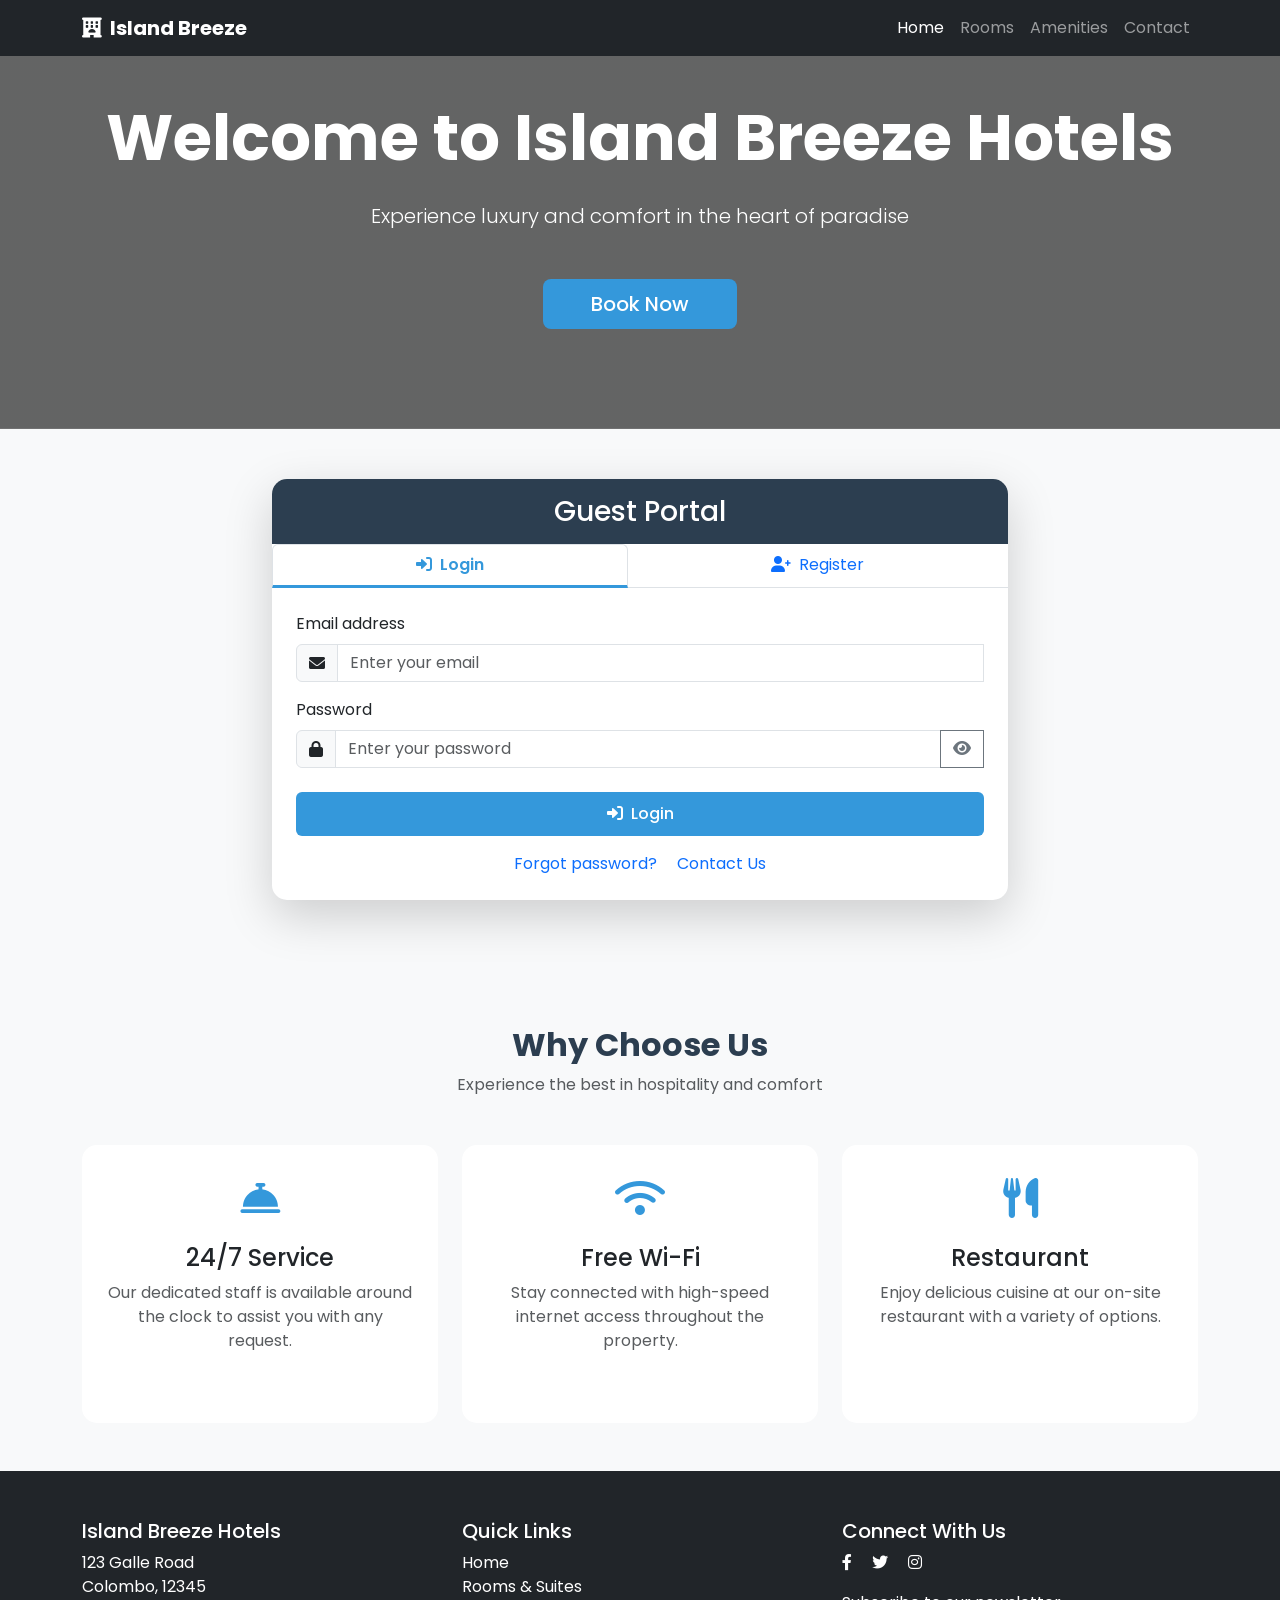
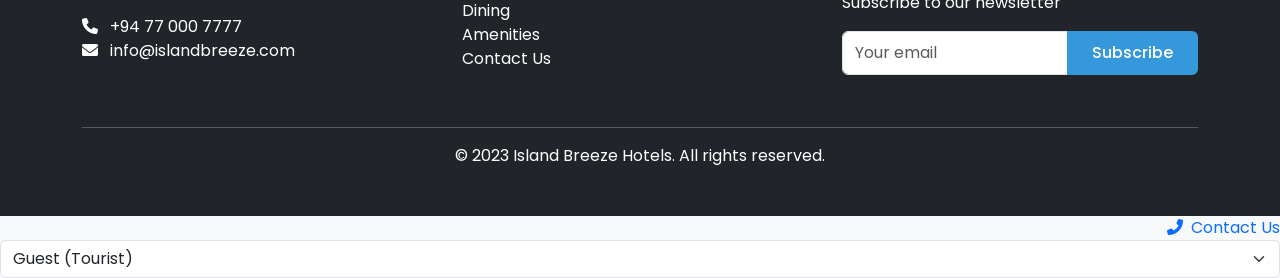
<file: hotel-management-system/hotel-management-system/target/classes/static/index.html>
<!DOCTYPE html>
<html lang="en">
<head>
  <meta charset="UTF-8">
  <meta name="viewport" content="width=device-width, initial-scale=1.0">
  <title>Island Breeze Hotels (Pvt) Ltd</title>
  <!-- Google Fonts -->
  <link href="https://fonts.googleapis.com/css2?family=Poppins:wght@300;400;500;600;700&display=swap" rel="stylesheet">
  <!-- Font Awesome -->
  <link rel="stylesheet" href="https://cdnjs.cloudflare.com/ajax/libs/font-awesome/6.0.0/css/all.min.css">
  <!-- AOS Animation -->
  <link href="https://unpkg.com/aos@2.3.1/dist/aos.css" rel="stylesheet">
  <!-- Bootstrap CSS -->
  <link href="https://cdn.jsdelivr.net/npm/bootstrap@5.3.2/dist/css/bootstrap.min.css" rel="stylesheet">
  <style>
    :root {
      --primary-color: #2c3e50;
      --secondary-color: #3498db;
      --accent-color: #e74c3c;
      --light-bg: #f8f9fa;
      --dark-text: #2c3e50;
      --light-text: #7f8c8d;
    }

    body {
      font-family: 'Poppins', sans-serif;
      background-color: var(--light-bg);
      color: var(--dark-text);
      overflow-x: hidden;
    }

    .hero-section {
      background: linear-gradient(rgba(0, 0, 0, 0.6), rgba(0, 0, 0, 0.6)),
                  url('https://images.unsplash.com/photo-1566073771259-6a8506099945?ixlib=rb-4.0.3&ixid=M3wxMjA3fDB8MHxwaG90by1wYWdlfHx8fGVufDB8fHx8fA%3D%3D&auto=format&fit=crop&w=2070&q=80');
      background-size: cover;
      background-position: center;
      color: white;
      padding: 100px 0;
      margin-bottom: 50px;
    }

    .card {
      border: none;
      border-radius: 15px;
      overflow: hidden;
      transition: transform 0.3s ease, box-shadow 0.3s ease;
      margin-bottom: 30px;
    }

    .card:hover {
      transform: translateY(-5px);
      box-shadow: 0 10px 20px rgba(0, 0, 0, 0.1);
    }

    .card-header {
      background-color: var(--primary-color);
      color: white;
      padding: 15px 20px;
      border-bottom: none;
    }

    .btn-primary {
      background-color: var(--secondary-color);
      border: none;
      padding: 10px 25px;
      font-weight: 500;
      transition: all 0.3s ease;
    }

    .btn-primary:hover {
      background-color: #2980b9;
      transform: translateY(-2px);
    }

    .form-control:focus {
      border-color: var(--secondary-color);
      box-shadow: 0 0 0 0.25rem rgba(52, 152, 219, 0.25);
    }

    .nav-tabs .nav-link.active {
      color: var(--secondary-color);
      font-weight: 600;
      border-bottom: 3px solid var(--secondary-color);
    }

    .feature-icon {
      font-size: 2.5rem;
      color: var(--secondary-color);
      margin-bottom: 15px;
    }

    /* Toast Notification Styles */
    .toast-container {
      position: fixed;
      top: 80px;
      right: 20px;
      z-index: 9999;
    }

    .custom-toast {
      min-width: 350px;
      border-radius: 10px;
      box-shadow: 0 5px 20px rgba(0,0,0,0.2);
      animation: slideIn 0.3s ease-out;
    }

    @keyframes slideIn {
      from {
        transform: translateX(400px);
        opacity: 0;
      }
      to {
        transform: translateX(0);
        opacity: 1;
      }
    }

    .custom-toast .toast-header {
      background: linear-gradient(135deg, var(--secondary-color) 0%, #2980b9 100%);
      color: white;
      border: none;
    }

    .custom-toast .btn-close {
      filter: brightness(0) invert(1);
    }

    /* Login Card Highlight Animation */
    @keyframes pulseHighlight {
      0%, 100% {
        box-shadow: 0 0 0 0 rgba(52, 152, 219, 0.7);
      }
      50% {
        box-shadow: 0 0 0 20px rgba(52, 152, 219, 0);
      }
    }

    .highlight-login {
      animation: pulseHighlight 1.5s ease-in-out 3;
      border: 3px solid var(--secondary-color) !important;
    }

    .scroll-to-login {
      scroll-margin-top: 100px;
    }
  </style>
</head>
<body>
  <!-- Navigation -->
  <nav class="navbar navbar-expand-lg navbar-dark bg-dark fixed-top">
    <div class="container">
      <a class="navbar-brand fw-bold" href="#">
        <i class="fas fa-hotel me-2"></i>Island Breeze
      </a>
      <button class="navbar-toggler" type="button" data-bs-toggle="collapse" data-bs-target="#navbarNav">
        <span class="navbar-toggler-icon"></span>
      </button>
      <div class="collapse navbar-collapse" id="navbarNav">
        <ul class="navbar-nav ms-auto">
          <li class="nav-item">
            <a class="nav-link active" href="#">Home</a>
          </li>
          <li class="nav-item">
            <a class="nav-link" href="#rooms">Rooms</a>
          </li>
          <li class="nav-item">
            <a class="nav-link" href="#amenities">Amenities</a>
          </li>
          <li class="nav-item">
            <a class="nav-link" href="#contact">Contact</a>
          </li>
        </ul>
      </div>
    </div>
  </nav>

  <!-- Hero Section -->
  <section class="hero-section text-center d-flex align-items-center">
    <div class="container" data-aos="fade-up">
      <h1 class="display-3 fw-bold mb-4">Welcome to Island Breeze Hotels</h1>
      <p class="lead mb-5">Experience luxury and comfort in the heart of paradise</p>
      <a href="#" class="btn btn-primary btn-lg px-5" id="bookNowBtn">Book Now</a>
    </div>
  </section>

  <!-- Toast Notification Container -->
  <div class="toast-container" id="toastContainer"></div>

  <!-- Main Content -->
  <div class="container">
    <div class="row justify-content-center">
      <div class="col-lg-8">
        <div class="card shadow-lg scroll-to-login" id="loginCard">
          <div class="card-header text-center py-3">
            <h3 class="mb-0">Guest Portal</h3>
          </div>
          <div class="card-body p-0">
            <ul class="nav nav-tabs nav-fill" id="authTabs" role="tablist">
              <li class="nav-item" role="presentation">
                <button class="nav-link active" id="login-tab" data-bs-toggle="tab" data-bs-target="#login" type="button" role="tab">
                  <i class="fas fa-sign-in-alt me-2"></i>Login
                </button>
              </li>
              <li class="nav-item" role="presentation">
                <button class="nav-link" id="register-tab" data-bs-toggle="tab" data-bs-target="#register" type="button" role="tab">
                  <i class="fas fa-user-plus me-2"></i>Register
                </button>
              </li>
            </ul>
            <div class="tab-content p-4">
              <!-- Login Form -->
              <div class="tab-pane fade show active" id="login" role="tabpanel">
                <form id="loginForm" class="needs-validation" novalidate>
                  <div class="mb-3">
                    <label for="loginEmail" class="form-label">Email address</label>
                    <div class="input-group">
                      <span class="input-group-text"><i class="fas fa-envelope"></i></span>
                      <input type="email" class="form-control" id="loginEmail" placeholder="Enter your email" required>
                      <div class="invalid-feedback">
                        Please enter a valid email address.
                      </div>
                    </div>
                  </div>
                  <div class="mb-4">
                    <label for="loginPassword" class="form-label">Password</label>
                    <div class="input-group">
                      <span class="input-group-text"><i class="fas fa-lock"></i></span>
                      <input type="password" class="form-control" id="loginPassword" placeholder="Enter your password" required>
                      <button class="btn btn-outline-secondary toggle-password" type="button">
                        <i class="fas fa-eye"></i>
                      </button>
                      <div class="invalid-feedback">
                        Please enter your password.
                      </div>
                    </div>
                  </div>
                  <div class="d-grid">
                    <button type="submit" class="btn btn-primary">
                      <i class="fas fa-sign-in-alt me-2"></i>Login
                    </button>
                  </div>
                  <div class="text-center mt-3">
                    <a href="#" class="text-decoration-none me-3">Forgot password?</a>
                    <a href="#" class="text-decoration-none" data-bs-toggle="modal" data-bs-target="#contactUsModal">Contact Us</a>
                  </div>
                </form>
              </div>
              
              <!-- Registration Form -->
              <div class="tab-pane fade" id="register" role="tabpanel">
                <form id="registerForm" class="needs-validation" novalidate>
                  <div class="row">
                    <div class="col-md-6 mb-3">
                      <label for="firstName" class="form-label">First Name</label>
                      <input type="text" class="form-control" id="firstName" required>
                      <div class="invalid-feedback">
                        Please enter your first name.
                      </div>
                    </div>
                    <div class="col-md-6 mb-3">
                      <label for="lastName" class="form-label">Last Name</label>
                      <input type="text" class="form-control" id="lastName" required>
                      <div class="invalid-feedback">
                        Please enter your last name.
                      </div>
                    </div>
                  </div>
                  <div class="mb-3">
                    <label for="registerEmail" class="form-label">Email address</label>
                    <div class="input-group">
                      <span class="input-group-text"><i class="fas fa-envelope"></i></span>
                      <input type="email" class="form-control" id="registerEmail" required>
                      <div class="invalid-feedback">
                        Please enter a valid email address.
                      </div>
                    </div>
                  </div>
                  <div class="mb-3">
                    <label for="phone" class="form-label">Phone Number</label>
                    <div class="input-group">
                      <span class="input-group-text"><i class="fas fa-phone"></i></span>
                      <input type="tel" class="form-control" id="phone" required>
                      <div class="invalid-feedback">
                        Please enter your phone number.
                      </div>
                    </div>
                  </div>
                  <div class="mb-3">
                    <label for="userRole" class="form-label">Register As</label>
                    <select class="form-select" id="userRole" required>
                      <option value="GUEST" selected>Guest (Tourist)</option>
                      <option value="ADMIN">Admin/Staff</option>
                    </select>
                  </div>
                  <div class="mb-3" id="staffIdField" style="display: none;">
                    <label for="staffId" class="form-label">Staff ID</label>
                    <div class="input-group">
                      <span class="input-group-text"><i class="fas fa-id-card"></i></span>
                      <input type="text" class="form-control" id="staffId" placeholder="Enter your staff ID">
                      <div class="invalid-feedback">
                        Please enter a valid staff ID.
                      </div>
                    </div>
                    <div class="form-text text-info">
                      <i class="fas fa-info-circle"></i> Staff ID is required for admin/staff registration.
                    </div>
                  </div>
                  <div class="mb-3">
                    <label for="registerPassword" class="form-label">Password</label>
                    <div class="input-group">
                      <span class="input-group-text"><i class="fas fa-lock"></i></span>
                      <input type="password" class="form-control" id="registerPassword" required>
                      <button class="btn btn-outline-secondary toggle-password" type="button">
                        <i class="fas fa-eye"></i>
                      </button>
                      <div class="invalid-feedback">
                        Please enter a password.
                      </div>
                    </div>
                    <div class="form-text">
                      Password must be at least 8 characters long and include a number.
                    </div>
                  </div>
                  <div class="mb-4">
                    <label for="confirmPassword" class="form-label">Confirm Password</label>
                    <div class="input-group">
                      <span class="input-group-text"><i class="fas fa-lock"></i></span>
                      <input type="password" class="form-control" id="confirmPassword" required>
                      <div class="invalid-feedback">
                        Passwords must match.
                      </div>
                    </div>
                  </div>
                  <div class="d-grid">
                    <button type="submit" class="btn btn-primary">
                      <i class="fas fa-user-plus me-2"></i>Create Account
                    </button>
                  </div>
                </form>
              </div>
            </div>
          </div>
        </div>
      </div>
    </div>

    <!-- Features Section -->
    <section class="my-5 pt-5" id="features">
      <div class="text-center mb-5">
        <h2 class="fw-bold">Why Choose Us</h2>
        <p class="text-muted">Experience the best in hospitality and comfort</p>
      </div>
      <div class="row g-4">
        <div class="col-md-4" data-aos="fade-up">
          <div class="card h-100 border-0 text-center p-4">
            <div class="feature-icon">
              <i class="fas fa-concierge-bell"></i>
            </div>
            <h4>24/7 Service</h4>
            <p class="text-muted">Our dedicated staff is available around the clock to assist you with any request.</p>
          </div>
        </div>
        <div class="col-md-4" data-aos="fade-up" data-aos-delay="100">
          <div class="card h-100 border-0 text-center p-4">
            <div class="feature-icon">
              <i class="fas fa-wifi"></i>
            </div>
            <h4>Free Wi-Fi</h4>
            <p class="text-muted">Stay connected with high-speed internet access throughout the property.</p>
          </div>
        </div>
        <div class="col-md-4" data-aos="fade-up" data-aos-delay="200">
          <div class="card h-100 border-0 text-center p-4">
            <div class="feature-icon">
              <i class="fas fa-utensils"></i>
            </div>
            <h4>Restaurant</h4>
            <p class="text-muted">Enjoy delicious cuisine at our on-site restaurant with a variety of options.</p>
          </div>
        </div>
      </div>
    </section>
  </div>

  <!-- Footer -->
  <footer class="bg-dark text-white py-5 mt-5">
    <div class="container">
      <div class="row">
        <div class="col-md-4 mb-4">
          <h5>Island Breeze Hotels</h5>
          <p>123 Galle Road<br>Colombo, 12345</p>
          <p><i class="fas fa-phone me-2"></i> +94 77 000 7777<br>
          <i class="fas fa-envelope me-2"></i> info@islandbreeze.com</p>
        </div>
        <div class="col-md-4 mb-4">
          <h5>Quick Links</h5>
          <ul class="list-unstyled">
            <li><a href="#" class="text-white text-decoration-none">Home</a></li>
            <li><a href="#" class="text-white text-decoration-none requires-auth" data-feature="Rooms & Suites">Rooms & Suites</a></li>
            <li><a href="#" class="text-white text-decoration-none requires-auth" data-feature="Dining">Dining</a></li>
            <li><a href="#" class="text-white text-decoration-none requires-auth" data-feature="Amenities">Amenities</a></li>
            <li><a href="#contact" class="text-white text-decoration-none">Contact Us</a></li>
          </ul>
        </div>
        <div class="col-md-4">
          <h5>Connect With Us</h5>
          <div class="social-links">
            <a href="#" class="text-white me-3"><i class="fab fa-facebook-f"></i></a>
            <a href="#" class="text-white me-3"><i class="fab fa-twitter"></i></a>
            <a href="#" class="text-white me-3"><i class="fab fa-instagram"></i></a>
            <a href="#" class="text-white"><i class="fab fa-tripadvisor"></i></a>
          </div>
          <div class="mt-3">
            <p>Subscribe to our newsletter</p>
            <div class="input-group">
              <input type="email" class="form-control" placeholder="Your email" id="newsletterEmail">
              <button class="btn btn-primary requires-auth" type="button" data-feature="Newsletter">Subscribe</button>
            </div>
          </div>
        </div>
      </div>
      <hr>
      <div class="text-center">
        <p class="mb-0">&copy; 2023 Island Breeze Hotels. All rights reserved.</p>
      </div>
    </div>
  </footer>

  <!-- Bootstrap JS Bundle with Popper -->
  <script src="https://cdn.jsdelivr.net/npm/bootstrap@5.3.2/dist/js/bootstrap.bundle.min.js"></script>
  <!-- AOS Animation -->
  <script src="https://unpkg.com/aos@2.3.1/dist/aos.js"></script>
  <!-- Custom JS -->
  <script>
    // Initialize AOS
    AOS.init({
      duration: 800,
      easing: 'ease-in-out',
      once: true
    });

    // Form validation
    (function () {
      'use strict'

      // Fetch all the forms we want to apply custom Bootstrap validation styles to
      var forms = document.querySelectorAll('.needs-validation')

      // Loop over them and prevent submission
      Array.prototype.slice.call(forms)
        .forEach(function (form) {
          form.addEventListener('submit', function (event) {
            if (!form.checkValidity()) {
              event.preventDefault()
              event.stopPropagation()
            }

            form.classList.add('was-validated')
          }, false)
        })
    })()

    // Toggle password visibility
    document.querySelectorAll('.toggle-password').forEach(button => {
      button.addEventListener('click', function() {
        const input = this.previousElementSibling;
        const icon = this.querySelector('i');
        
        if (input.type === 'password') {
          input.type = 'text';
          icon.classList.remove('fa-eye');
          icon.classList.add('fa-eye-slash');
        } else {
          input.type = 'password';
          icon.classList.remove('fa-eye-slash');
          icon.classList.add('fa-eye');
        }
      });
    });

    // Toast Notification Function
    function showToast(title, message, type = 'info') {
      const toastContainer = document.getElementById('toastContainer');
      const toastId = 'toast-' + Date.now();
      
      const iconMap = {
        'info': 'fa-info-circle',
        'warning': 'fa-exclamation-triangle',
        'success': 'fa-check-circle',
        'error': 'fa-times-circle'
      };
      
      const toastHTML = `
        <div class="toast custom-toast" id="${toastId}" role="alert" aria-live="assertive" aria-atomic="true">
          <div class="toast-header">
            <i class="fas ${iconMap[type]} me-2"></i>
            <strong class="me-auto">${title}</strong>
            <button type="button" class="btn-close" data-bs-dismiss="toast" aria-label="Close"></button>
          </div>
          <div class="toast-body">
            ${message}
          </div>
        </div>
      `;
      
      toastContainer.insertAdjacentHTML('beforeend', toastHTML);
      const toastElement = document.getElementById(toastId);
      const toast = new bootstrap.Toast(toastElement, { delay: 5000 });
      toast.show();
      
      toastElement.addEventListener('hidden.bs.toast', function() {
        toastElement.remove();
      });
    }

    // Highlight Login Card Function
    function highlightLoginCard() {
      const loginCard = document.getElementById('loginCard');
      loginCard.classList.add('highlight-login');
      
      // Scroll to login card
      loginCard.scrollIntoView({
        behavior: 'smooth',
        block: 'center'
      });
      
      // Remove highlight after animation
      setTimeout(() => {
        loginCard.classList.remove('highlight-login');
      }, 4500);
    }

    // Handle "Book Now" button
    document.getElementById('bookNowBtn').addEventListener('click', function(e) {
      e.preventDefault();
      showToast(
        'Login Required',
        'Please login or register to book a room. Create your account in seconds!',
        'warning'
      );
      highlightLoginCard();
    });

    // Handle all elements requiring authentication
    document.querySelectorAll('.requires-auth').forEach(element => {
      element.addEventListener('click', function(e) {
        e.preventDefault();
        const feature = this.getAttribute('data-feature') || 'this feature';
        showToast(
          'Authentication Required',
          `Please login to access ${feature}. Sign in or create a free account to continue.`,
          'info'
        );
        highlightLoginCard();
      });
    });

    // Smooth scrolling for anchor links
    document.querySelectorAll('a[href^="#"]').forEach(anchor => {
      anchor.addEventListener('click', function (e) {
        if (!this.classList.contains('requires-auth')) {
          e.preventDefault();
          const target = document.querySelector(this.getAttribute('href'));
          if (target) {
            target.scrollIntoView({
              behavior: 'smooth',
              block: 'start'
            });
          }
        }
      });
    });

    // Toggle Staff ID field based on role selection
    document.getElementById('userRole').addEventListener('change', function() {
      const staffIdField = document.getElementById('staffIdField');
      const staffIdInput = document.getElementById('staffId');
      
      if (this.value === 'ADMIN') {
        staffIdField.style.display = 'block';
        staffIdInput.required = true;
      } else {
        staffIdField.style.display = 'none';
        staffIdInput.required = false;
        staffIdInput.value = '';
      }
    });

    // Handle Registration Form Submission
    document.getElementById('registerForm').addEventListener('submit', async function(e) {
      e.preventDefault();
      
      // Check form validity
      if (!this.checkValidity()) {
        this.classList.add('was-validated');
        return;
      }

      // Get form values
      const firstName = document.getElementById('firstName').value.trim();
      const lastName = document.getElementById('lastName').value.trim();
      const email = document.getElementById('registerEmail').value.trim();
      const phone = document.getElementById('phone').value.trim();
      const password = document.getElementById('registerPassword').value;
      const confirmPassword = document.getElementById('confirmPassword').value;
      const role = document.getElementById('userRole').value;
      const staffId = document.getElementById('staffId').value.trim();

      // Validate password match
      if (password !== confirmPassword) {
        alert('Passwords do not match!');
        return;
      }

      // Validate password strength
      if (password.length < 8 || !/\d/.test(password)) {
        alert('Password must be at least 8 characters long and include a number.');
        return;
      }

      // Validate staff ID for admin registration
      if (role === 'ADMIN') {
        if (!staffId) {
          alert('Staff ID is required for admin/staff registration.');
          return;
        }

        try {
          // Validate staff ID with backend
          const validationResponse = await fetch(`/api/users/validate-staff-id/${staffId}`);
          
          if (!validationResponse.ok) {
            alert('Invalid Staff ID. Please contact your administrator.');
            return;
          }
        } catch (error) {
          console.error('Staff ID validation error:', error);
          alert('Unable to validate Staff ID. Please try again.');
          return;
        }
      }

      // Prepare user data
      const userData = {
        fullName: `${firstName} ${lastName}`,
        email: email,
        password: password,
        phone: phone,
        role: role
      };

      try {
        // Send registration request to backend
        const response = await fetch('/api/users/register', {
          method: 'POST',
          headers: {
            'Content-Type': 'application/json'
          },
          body: JSON.stringify(userData)
        });

        if (response.ok) {
          const user = await response.json();
          showToast('Registration Successful!', `Welcome! You can now login as ${role === 'ADMIN' ? 'Admin' : 'Guest'}.`, 'success');
          
          // Clear form
          this.reset();
          this.classList.remove('was-validated');
          document.getElementById('staffIdField').style.display = 'none';
          
          // Switch to login tab
          document.getElementById('login-tab').click();
        } else {
          const errorText = await response.text();
          showToast('Registration Failed', errorText || 'Please try again.', 'error');
        }
      } catch (error) {
        console.error('Registration error:', error);
        showToast('Registration Error', 'An error occurred. Please check your connection and try again.', 'error');
      }
    });

    // Handle Login Form Submission
    document.getElementById('loginForm').addEventListener('submit', async function(e) {
      e.preventDefault();
      
      // Check form validity
      if (!this.checkValidity()) {
        this.classList.add('was-validated');
        return;
      }

      const email = document.getElementById('loginEmail').value.trim();
      const password = document.getElementById('loginPassword').value;

      try {
        // For now, we'll implement a simple login check
        // You may want to create a proper login endpoint in your backend
        const response = await fetch(`/api/users/email/${email}`);
        
        if (response.ok) {
          const user = await response.json();
          
          // Simple password check (Note: In production, use proper authentication)
          if (user.password === password) {
            // Store user info in localStorage
            localStorage.setItem('guestToken', 'authenticated');
            localStorage.setItem('guestInfo', JSON.stringify({
              id: user.id,
              name: user.fullName,
              email: user.email,
              phone: user.phone,
              role: user.role
            }));
            
            // Redirect based on role
            if (user.role === 'ADMIN' || user.role === 'STAFF') {
              window.location.href = '/admin-dashboard.html';
            } else {
              window.location.href = '/guest-dashboard.html';
            }
          } else {
            showToast('Login Failed', 'Invalid email or password. Please try again.', 'error');
          }
        } else {
          showToast('Login Failed', 'User not found. Please check your email or register.', 'error');
        }
      } catch (error) {
        console.error('Login error:', error);
        showToast('Login Error', 'An error occurred. Please check your connection and try again.', 'error');
      }
    });
    </script>

    <!-- Contact Us Modal -->
    <div class="modal fade" id="contactUsModal" tabindex="-1" aria-hidden="true">
      <div class="modal-dialog modal-dialog-centered">
        <div class="modal-content">
          <div class="modal-header bg-primary text-white">
            <h5 class="modal-title"><i class="fas fa-phone-alt me-2"></i>Contact Us</h5>
            <button type="button" class="btn-close btn-close-white" data-bs-dismiss="modal" aria-label="Close"></button>
          </div>
          <div class="modal-body">
            <div class="text-center mb-4">
              <i class="fas fa-hotel fa-3x text-primary mb-3"></i>
              <h4>Island Breeze Hotels</h4>
              <p class="mb-1">123 Galle road, Colombo, 12345</p>
              <p class="mb-1"><i class="fas fa-phone me-2"></i> +94 77 000 7777</p>
              <p class="mb-0"><i class="fas fa-envelope me-2"></i> info@islandbreeze.com</p>
            </div>
            <hr>
            <h6 class="text-center mb-3">Business Hours</h6>
            <div class="row text-center">
              <div class="col-6">
                <p class="mb-1">Monday - Friday</p>
                <p class="mb-1">Saturday - Sunday</p>
              </div>
              <div class="col-6 text-start">
                <p class="mb-1">9:00 AM - 6:00 PM</p>
                <p class="mb-1">10:00 AM - 4:00 PM</p>
              </div>
            </div>
          </div>
          <div class="modal-footer">
            <button type="button" class="btn btn-secondary" data-bs-dismiss="modal">Close</button>
            <a href="mailto:info@islandbreeze.com" class="btn btn-primary">
              <i class="fas fa-envelope me-2"></i>Email Us
            </a>
          </div>
        </div>
      </div>
    </div>

    <div class="d-flex justify-content-end">
      <a href="#" class="text-decoration-none" data-bs-toggle="modal" data-bs-target="#contactUsModal">
        <i class="fas fa-phone-alt me-2"></i>Contact Us
      </a>
    </div>
</body>
</html>
              <select class="form-select">
                <option value="guest">Guest (Tourist)</option>
                <option value="staff">Admin/Staff</option>
            </div>
            <button type="submit" class="btn btn-success w-100">Register</button>
          </form>
        </div>
      </div>
    </div>
  </div>

</body>
</html>
</file>
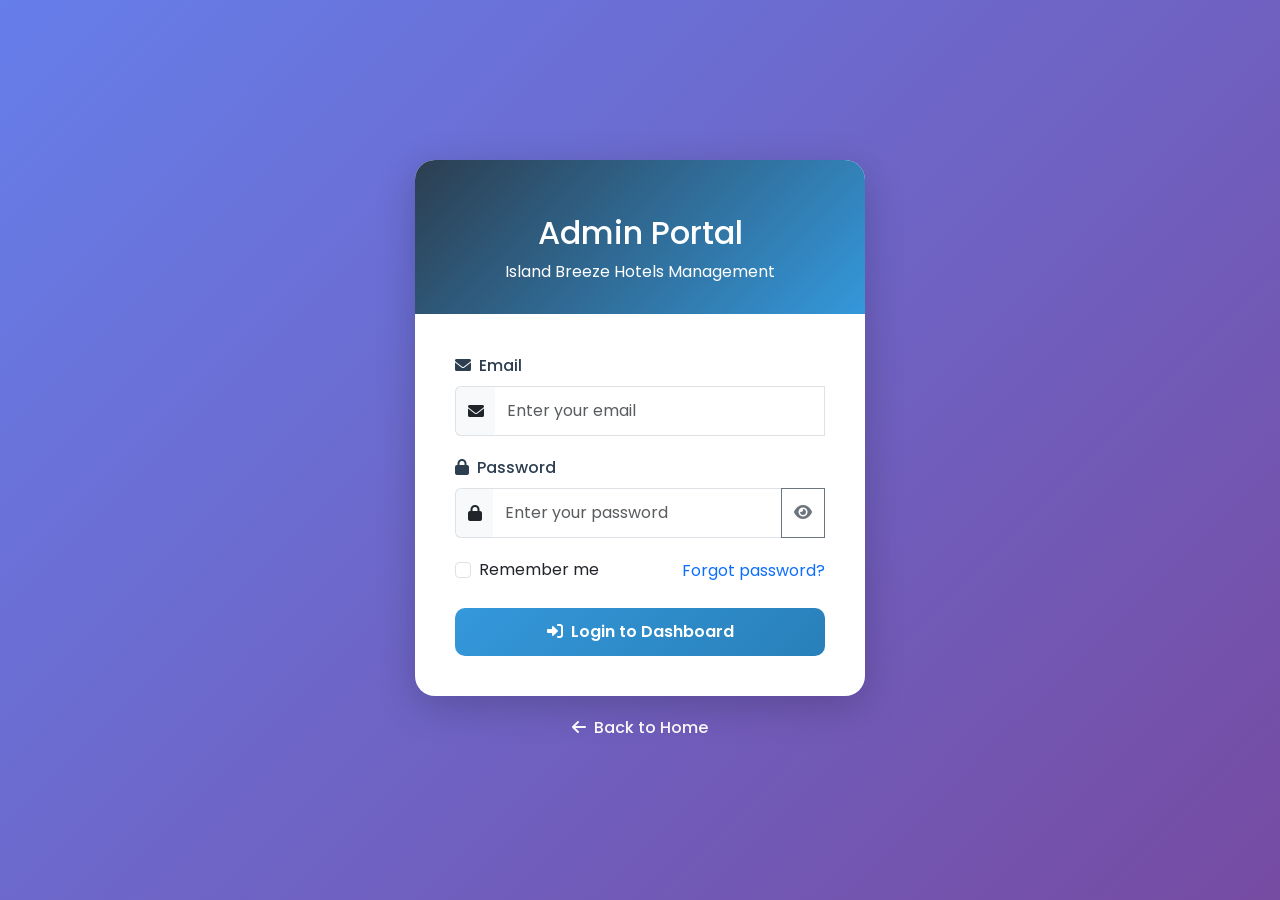
<file: hotel-management-system/hotel-management-system/target/classes/static/admin-bookings.html>
<!DOCTYPE html>
<html lang="en">
<head>
    <meta charset="UTF-8">
    <meta name="viewport" content="width=device-width, initial-scale=1.0">
    <title>Booking Management - Island Breeze Hotels</title>
    <link rel="stylesheet" href="https://cdnjs.cloudflare.com/ajax/libs/font-awesome/6.0.0/css/all.min.css">
    <link href="https://cdn.jsdelivr.net/npm/bootstrap@5.3.2/dist/css/bootstrap.min.css" rel="stylesheet">
    <link href="css/admin-style.css" rel="stylesheet">
</head>
<body>
    <div class="d-flex">
        <nav class="admin-sidebar">
            <div class="sidebar-brand"><i class="fas fa-hotel"></i> Island Breeze</div>
            <ul class="sidebar-menu">
                <li class="menu-item"><a href="admin-dashboard.html" class="menu-link"><i class="fas fa-chart-line"></i> Dashboard</a></li>
                <li class="menu-item"><a href="admin-guests.html" class="menu-link"><i class="fas fa-users"></i> Guests</a></li>
                <li class="menu-item"><a href="admin-rooms.html" class="menu-link"><i class="fas fa-door-open"></i> Rooms</a></li>
                <li class="menu-item"><a href="admin-bookings.html" class="menu-link active"><i class="fas fa-calendar-check"></i> Bookings</a></li>
                <li class="menu-item"><a href="admin-payments.html" class="menu-link"><i class="fas fa-credit-card"></i> Payments</a></li>
                <li class="menu-item mt-auto"><a href="#" class="menu-link" id="logoutBtn"><i class="fas fa-sign-out-alt"></i> Logout</a></li>
            </ul>
        </nav>

        <main class="admin-main">
            <div class="page-header">
                <h1 class="page-title"><i class="fas fa-calendar-check me-3"></i>Booking Management</h1>
                <button class="btn btn-primary" data-bs-toggle="modal" data-bs-target="#addBookingModal">
                    <i class="fas fa-plus me-2"></i>Add New Booking
                </button>
            </div>

            <div class="content-card">
                <div class="table-responsive">
                    <table class="table table-hover">
                        <thead>
                            <tr>
                                <th>Booking ID</th>
                                <th>Guest</th>
                                <th>Room</th>
                                <th>Check-in</th>
                                <th>Check-out</th>
                                <th>Status</th>
                                <th>Total</th>
                                <th>Actions</th>
                            </tr>
                        </thead>
                        <tbody id="bookingsTableBody">
                            <tr>
                                <td colspan="8" class="text-center">
                                    <div class="spinner-border text-primary" role="status">
                                        <span class="visually-hidden">Loading...</span>
                                    </div>
                                </td>
                            </tr>
                        </tbody>
                    </table>
                </div>
            </div>
        </main>
    </div>

    <!-- View Booking Modal -->
    <div class="modal fade" id="viewBookingModal" tabindex="-1">
        <div class="modal-dialog">
            <div class="modal-content">
                <div class="modal-header">
                    <h5 class="modal-title"><i class="fas fa-eye me-2"></i>Booking Details</h5>
                    <button type="button" class="btn-close btn-close-white" data-bs-dismiss="modal"></button>
                </div>
                <div class="modal-body">
                    <div class="row">
                        <div class="col-md-6 mb-3">
                            <label class="form-label fw-bold">Booking ID:</label>
                            <p id="viewBookingId" class="form-control-plaintext">-</p>
                        </div>
                        <div class="col-md-6 mb-3">
                            <label class="form-label fw-bold">Status:</label>
                            <p id="viewBookingStatus" class="form-control-plaintext">-</p>
                        </div>
                        <div class="col-md-6 mb-3">
                            <label class="form-label fw-bold">Guest ID:</label>
                            <p id="viewGuestId" class="form-control-plaintext">-</p>
                        </div>
                        <div class="col-md-6 mb-3">
                            <label class="form-label fw-bold">Guest Name:</label>
                            <p id="viewGuestName" class="form-control-plaintext">-</p>
                        </div>
                        <div class="col-md-6 mb-3">
                            <label class="form-label fw-bold">Room ID:</label>
                            <p id="viewRoomId" class="form-control-plaintext">-</p>
                        </div>
                        <div class="col-md-6 mb-3">
                            <label class="form-label fw-bold">Room Details:</label>
                            <p id="viewRoomDetails" class="form-control-plaintext">-</p>
                        </div>
                        <div class="col-md-6 mb-3">
                            <label class="form-label fw-bold">Check-in Date:</label>
                            <p id="viewCheckInDate" class="form-control-plaintext">-</p>
                        </div>
                        <div class="col-md-6 mb-3">
                            <label class="form-label fw-bold">Check-out Date:</label>
                            <p id="viewCheckOutDate" class="form-control-plaintext">-</p>
                        </div>
                        <div class="col-md-6 mb-3">
                            <label class="form-label fw-bold">Number of Guests:</label>
                            <p id="viewNumberOfGuests" class="form-control-plaintext">-</p>
                        </div>
                        <div class="col-md-6 mb-3">
                            <label class="form-label fw-bold">Total Amount:</label>
                            <p id="viewTotalAmount" class="form-control-plaintext">-</p>
                        </div>
                        <div class="col-md-12 mb-3">
                            <label class="form-label fw-bold">Created At:</label>
                            <p id="viewCreatedAt" class="form-control-plaintext">-</p>
                        </div>
                    </div>
                </div>
                <div class="modal-footer">
                    <button type="button" class="btn btn-secondary" data-bs-dismiss="modal">Close</button>
                </div>
            </div>
        </div>
    </div>

    <!-- Edit Booking Modal -->
    <div class="modal fade" id="editBookingModal" tabindex="-1">
        <div class="modal-dialog">
            <div class="modal-content">
                <div class="modal-header">
                    <h5 class="modal-title"><i class="fas fa-edit me-2"></i>Edit Booking</h5>
                    <button type="button" class="btn-close btn-close-white" data-bs-dismiss="modal"></button>
                </div>
                <div class="modal-body">
                    <form id="editBookingForm">
                        <input type="hidden" id="editBookingId">
                        <div class="mb-3">
                            <label for="editGuestId" class="form-label">Guest ID</label>
                            <input type="text" class="form-control" id="editGuestId" required>
                        </div>
                        <div class="mb-3">
                            <label for="editRoomId" class="form-label">Room ID</label>
                            <input type="text" class="form-control" id="editRoomId" required>
                        </div>
                        <div class="mb-3">
                            <label for="editCheckInDate" class="form-label">Check-in Date</label>
                            <input type="date" class="form-control" id="editCheckInDate" required>
                        </div>
                        <div class="mb-3">
                            <label for="editCheckOutDate" class="form-label">Check-out Date</label>
                            <input type="date" class="form-control" id="editCheckOutDate" required>
                        </div>
                        <div class="mb-3">
                            <label for="editNumberOfGuests" class="form-label">Number of Guests</label>
                            <input type="number" class="form-control" id="editNumberOfGuests" min="1" required>
                        </div>
                        <div class="mb-3">
                            <label for="editTotalAmount" class="form-label">Total Amount ($)</label>
                            <input type="number" class="form-control" id="editTotalAmount" step="0.01" min="0" required>
                        </div>
                        <div class="mb-3">
                            <label for="editBookingStatus" class="form-label">Status</label>
                            <select class="form-select" id="editBookingStatus" required>
                                <option value="Pending">Pending</option>
                                <option value="Confirmed">Confirmed</option>
                                <option value="Checked-in">Checked-in</option>
                                <option value="Checked-out">Checked-out</option>
                                <option value="Cancelled">Cancelled</option>
                            </select>
                        </div>
                    </form>
                </div>
                <div class="modal-footer">
                    <button type="button" class="btn btn-secondary" data-bs-dismiss="modal">Cancel</button>
                    <button type="button" class="btn btn-primary" onclick="updateBooking()">
                        <i class="fas fa-save me-2"></i>Update Booking
                    </button>
                </div>
            </div>
        </div>
    </div>

    <!-- Add Booking Modal -->
    <div class="modal fade" id="addBookingModal" tabindex="-1">
        <div class="modal-dialog">
            <div class="modal-content">
                <div class="modal-header">
                    <h5 class="modal-title"><i class="fas fa-plus me-2"></i>Add New Booking</h5>
                    <button type="button" class="btn-close btn-close-white" data-bs-dismiss="modal"></button>
                </div>
                <div class="modal-body">
                    <form id="addBookingForm">
                        <div class="mb-3">
                            <label for="guestId" class="form-label">Guest ID</label>
                            <input type="text" class="form-control" id="guestId" required>
                        </div>
                        <div class="mb-3">
                            <label for="roomId" class="form-label">Room ID</label>
                            <input type="text" class="form-control" id="roomId" required>
                        </div>
                        <div class="mb-3">
                            <label for="checkInDate" class="form-label">Check-in Date</label>
                            <input type="date" class="form-control" id="checkInDate" required>
                        </div>
                        <div class="mb-3">
                            <label for="checkOutDate" class="form-label">Check-out Date</label>
                            <input type="date" class="form-control" id="checkOutDate" required>
                        </div>
                        <div class="mb-3">
                            <label for="bookingStatus" class="form-label">Status</label>
                            <select class="form-select" id="bookingStatus" required>
                                <option value="Pending">Pending</option>
                                <option value="Confirmed">Confirmed</option>
                                <option value="Checked-in">Checked-in</option>
                                <option value="Checked-out">Checked-out</option>
                                <option value="Cancelled">Cancelled</option>
                            </select>
                        </div>
                    </form>
                </div>
                <div class="modal-footer">
                    <button type="button" class="btn btn-secondary" data-bs-dismiss="modal">Cancel</button>
                    <button type="button" class="btn btn-primary" onclick="addBooking()">
                        <i class="fas fa-save me-2"></i>Save Booking
                    </button>
                </div>
            </div>
        </div>
    </div>

    <script src="https://cdn.jsdelivr.net/npm/bootstrap@5.3.2/dist/js/bootstrap.bundle.min.js"></script>
    <script src="js/admin-common.js"></script>
    <script>
        async function fetchBookings() {
            try {
                const response = await fetch('/api/bookings/all');
                if (response.ok) {
                    const bookings = await response.json();
                    displayBookings(bookings);
                } else {
                    throw new Error('Failed to fetch bookings');
                }
            } catch (error) {
                console.error('Error:', error);
                document.getElementById('bookingsTableBody').innerHTML = 
                    '<tr><td colspan="8" class="text-center text-danger">Failed to load bookings</td></tr>';
            }
        }

        function displayBookings(bookings) {
            const tbody = document.getElementById('bookingsTableBody');
            if (bookings.length === 0) {
                tbody.innerHTML = '<tr><td colspan="8" class="text-center text-muted">No bookings found</td></tr>';
                return;
            }

            tbody.innerHTML = bookings.map(booking => `
                <tr>
                    <td><strong>#${booking.bookingId || 'N/A'}</strong></td>
                    <td>${booking.guestName || booking.guestId || 'N/A'}</td>
                    <td>${booking.roomDetails || booking.roomId || 'N/A'}</td>
                    <td>${booking.checkInDate || 'N/A'}</td>
                    <td>${booking.checkOutDate || 'N/A'}</td>
                    <td><span class="badge bg-${getStatusColor(booking.status)}">${booking.status || 'Unknown'}</span></td>
                    <td>$${booking.totalAmount || 0}</td>
                    <td>
                        <button class="btn btn-sm btn-outline-primary btn-action" onclick='viewBooking(${JSON.stringify(booking)})'>
                            <i class="fas fa-eye"></i>
                        </button>
                        <button class="btn btn-sm btn-outline-warning btn-action" onclick='editBooking(${JSON.stringify(booking)})'>
                            <i class="fas fa-edit"></i>
                        </button>
                        <button class="btn btn-sm btn-outline-danger btn-action" onclick="deleteBooking('${booking.bookingId}')">
                            <i class="fas fa-trash"></i>
                        </button>
                    </td>
                </tr>
            `).join('');
        }

        function getStatusColor(status) {
            const colors = {
                'Pending': 'warning',
                'Confirmed': 'info',
                'Checked-in': 'success',
                'Checked-out': 'secondary',
                'Cancelled': 'danger'
            };
            return colors[status] || 'secondary';
        }

        async function addBooking() {
            const booking = {
                guestId: document.getElementById('guestId').value,
                roomId: document.getElementById('roomId').value,
                checkInDate: document.getElementById('checkInDate').value,
                checkOutDate: document.getElementById('checkOutDate').value,
                status: document.getElementById('bookingStatus').value
            };

            try {
                const response = await fetch('/api/bookings', {
                    method: 'POST',
                    headers: {
                        'Content-Type': 'application/json',
                        'Authorization': `Bearer ${localStorage.getItem('adminToken')}`
                    },
                    body: JSON.stringify(booking)
                });

                if (response.ok) {
                    bootstrap.Modal.getInstance(document.getElementById('addBookingModal')).hide();
                    document.getElementById('addBookingForm').reset();
                    fetchBookings();
                    alert('Booking added successfully!');
                } else {
                    alert('Failed to add booking');
                }
            } catch (error) {
                console.error('Error:', error);
                alert('An error occurred');
            }
        }

        function viewBooking(booking) {
            // Populate modal with booking details
            document.getElementById('viewBookingId').textContent = booking.bookingId || 'N/A';
            document.getElementById('viewBookingStatus').innerHTML = `<span class="badge bg-${getStatusColor(booking.status)}">${booking.status || 'Unknown'}</span>`;
            document.getElementById('viewGuestId').textContent = booking.guestId || 'N/A';
            document.getElementById('viewGuestName').textContent = booking.guestName || 'N/A';
            document.getElementById('viewRoomId').textContent = booking.roomId || 'N/A';
            document.getElementById('viewRoomDetails').textContent = booking.roomDetails || 'N/A';
            document.getElementById('viewCheckInDate').textContent = booking.checkInDate || 'N/A';
            document.getElementById('viewCheckOutDate').textContent = booking.checkOutDate || 'N/A';
            document.getElementById('viewNumberOfGuests').textContent = booking.numberOfGuests || 'N/A';
            document.getElementById('viewTotalAmount').textContent = '$' + (booking.totalAmount || 0);
            document.getElementById('viewCreatedAt').textContent = booking.createdAt || 'N/A';
            
            // Show modal
            new bootstrap.Modal(document.getElementById('viewBookingModal')).show();
        }

        function editBooking(booking) {
            // Populate the edit form with booking data
            document.getElementById('editBookingId').value = booking.bookingId || '';
            document.getElementById('editGuestId').value = booking.guestId || '';
            document.getElementById('editRoomId').value = booking.roomId || '';
            document.getElementById('editCheckInDate').value = booking.checkInDate || '';
            document.getElementById('editCheckOutDate').value = booking.checkOutDate || '';
            document.getElementById('editNumberOfGuests').value = booking.numberOfGuests || 1;
            document.getElementById('editTotalAmount').value = booking.totalAmount || 0;
            document.getElementById('editBookingStatus').value = booking.status || 'Pending';
            
            // Show the edit modal
            new bootstrap.Modal(document.getElementById('editBookingModal')).show();
        }

        async function updateBooking() {
            const bookingId = document.getElementById('editBookingId').value;
            const updatedBooking = {
                bookingId: bookingId,
                guestId: document.getElementById('editGuestId').value,
                roomId: document.getElementById('editRoomId').value,
                checkInDate: document.getElementById('editCheckInDate').value,
                checkOutDate: document.getElementById('editCheckOutDate').value,
                numberOfGuests: parseInt(document.getElementById('editNumberOfGuests').value),
                totalAmount: parseFloat(document.getElementById('editTotalAmount').value),
                status: document.getElementById('editBookingStatus').value
            };

            try {
                const response = await fetch(`/api/bookings/${bookingId}`, {
                    method: 'PUT',
                    headers: {
                        'Content-Type': 'application/json',
                        'Authorization': `Bearer ${localStorage.getItem('adminToken')}`
                    },
                    body: JSON.stringify(updatedBooking)
                });

                if (response.ok) {
                    bootstrap.Modal.getInstance(document.getElementById('editBookingModal')).hide();
                    document.getElementById('editBookingForm').reset();
                    fetchBookings();
                    alert('Booking updated successfully!');
                } else {
                    const errorText = await response.text();
                    alert('Failed to update booking: ' + errorText);
                }
            } catch (error) {
                console.error('Error:', error);
                alert('An error occurred while updating the booking');
            }
        }

        async function deleteBooking(bookingId) {
            if (!confirm('Are you sure you want to delete this booking?')) {
                return;
            }

            try {
                const response = await fetch(`/api/bookings/${bookingId}`, {
                    method: 'DELETE',
                    headers: {
                        'Authorization': `Bearer ${localStorage.getItem('adminToken')}`
                    }
                });

                if (response.ok) {
                    fetchBookings();
                    alert('Booking deleted successfully!');
                } else {
                    alert('Failed to delete booking');
                }
            } catch (error) {
                console.error('Error:', error);
                alert('An error occurred');
            }
        }

        fetchBookings();
    </script>
</body>
</html>
</file>
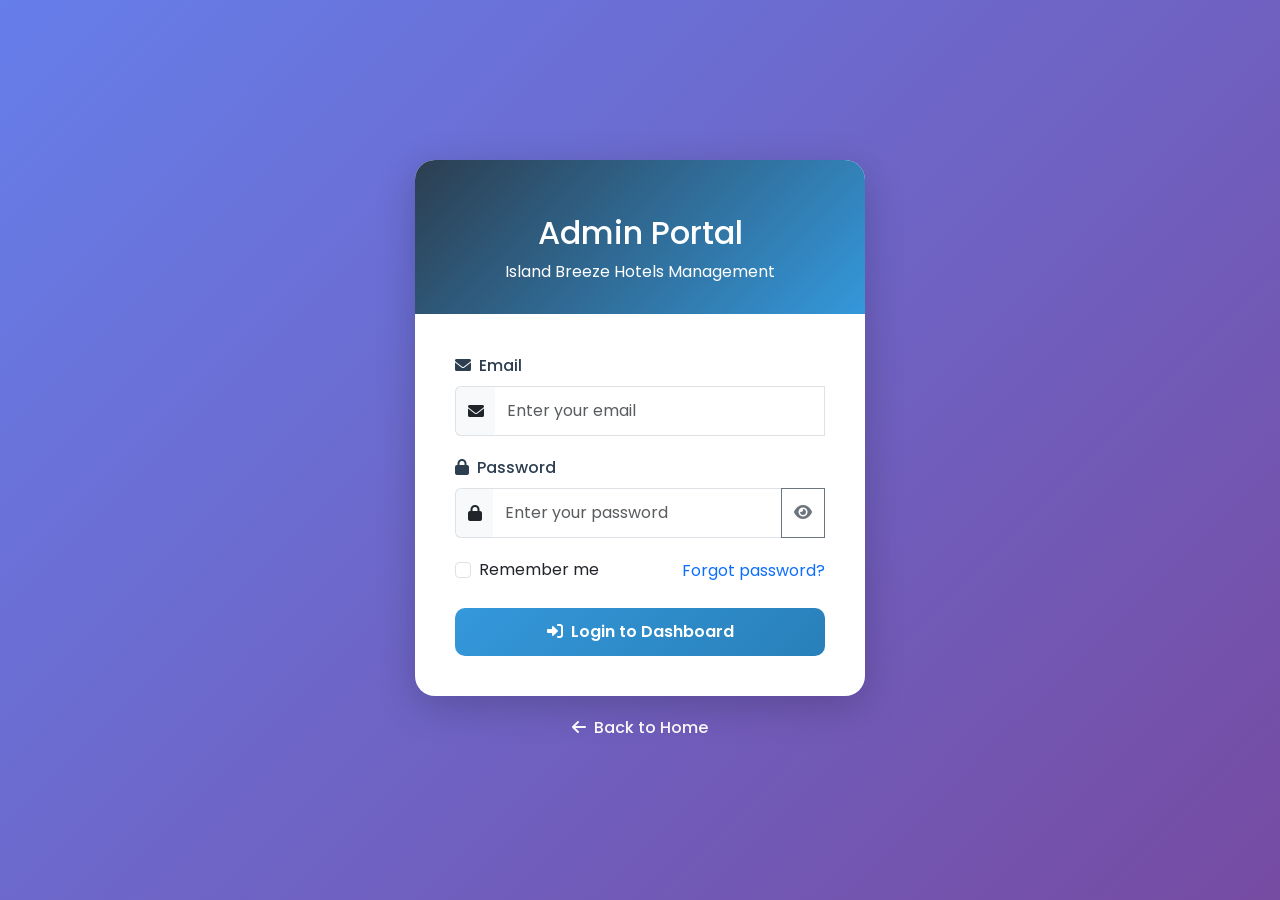
<file: hotel-management-system/hotel-management-system/target/classes/static/admin-dashboard.html>
<!DOCTYPE html>
<html lang="en">
<head>
    <meta charset="UTF-8">
    <meta name="viewport" content="width=device-width, initial-scale=1.0">
    <title>Admin Dashboard - Island Breeze Hotels</title>
    <link rel="stylesheet" href="https://cdnjs.cloudflare.com/ajax/libs/font-awesome/6.0.0/css/all.min.css">
    <link href="https://cdn.jsdelivr.net/npm/bootstrap@5.3.2/dist/css/bootstrap.min.css" rel="stylesheet">
    <link href="css/admin-style.css" rel="stylesheet">
    <style>
        /* Dashboard specific styles */
        .page-header {
            background: white;
            padding: 25px 30px;
            border-radius: 15px;
            box-shadow: 0 2px 10px rgba(0, 0, 0, 0.05);
            margin-bottom: 30px;
            display: flex;
            justify-content: space-between;
            align-items: center;
        }

        .page-title {
            font-size: 1.8rem;
            font-weight: 700;
            color: var(--primary-color);
            margin: 0;
        }

        .admin-info {
            display: flex;
            align-items: center;
            gap: 15px;
        }

        .admin-avatar {
            width: 45px;
            height: 45px;
            border-radius: 50%;
            background: linear-gradient(135deg, var(--secondary-color), var(--primary-color));
            display: flex;
            align-items: center;
            justify-content: center;
            color: white;
            font-weight: 600;
        }

        /* Stats Cards */
        .stats-grid {
            display: grid;
            grid-template-columns: repeat(auto-fit, minmax(250px, 1fr));
            gap: 20px;
            margin-bottom: 30px;
        }

        .stat-card {
            background: white;
            padding: 25px;
            border-radius: 15px;
            box-shadow: 0 2px 10px rgba(0, 0, 0, 0.05);
            transition: all 0.3s ease;
            position: relative;
            overflow: hidden;
        }

        .stat-card::before {
            content: '';
            position: absolute;
            top: 0;
            left: 0;
            width: 4px;
            height: 100%;
            background: var(--secondary-color);
        }

        .stat-card:hover {
            transform: translateY(-5px);
            box-shadow: 0 5px 20px rgba(0, 0, 0, 0.1);
        }

        .stat-card.primary::before { background: var(--secondary-color); }
        .stat-card.success::before { background: var(--success-color); }
        .stat-card.warning::before { background: var(--warning-color); }
        .stat-card.danger::before { background: var(--danger-color); }

        .stat-icon {
            width: 60px;
            height: 60px;
            border-radius: 12px;
            display: flex;
            align-items: center;
            justify-content: center;
            font-size: 1.8rem;
            margin-bottom: 15px;
        }

        .stat-card.primary .stat-icon {
            background: rgba(52, 152, 219, 0.1);
            color: var(--secondary-color);
        }

        .stat-card.success .stat-icon {
            background: rgba(39, 174, 96, 0.1);
            color: var(--success-color);
        }

        .stat-card.warning .stat-icon {
            background: rgba(243, 156, 18, 0.1);
            color: var(--warning-color);
        }

        .stat-card.danger .stat-icon {
            background: rgba(231, 76, 60, 0.1);
            color: var(--danger-color);
        }

        .stat-value {
            font-size: 2rem;
            font-weight: 700;
            color: var(--primary-color);
            margin-bottom: 5px;
        }

        .stat-label {
            color: #7f8c8d;
            font-size: 0.9rem;
        }

        /* Activity Table */
        .activity-section {
            background: white;
            padding: 25px;
            border-radius: 15px;
            box-shadow: 0 2px 10px rgba(0, 0, 0, 0.05);
        }

        .section-title {
            font-size: 1.3rem;
            font-weight: 600;
            color: var(--primary-color);
            margin-bottom: 20px;
        }

        .table {
            margin-bottom: 0;
        }

        .table thead th {
            background-color: #f8f9fa;
            color: var(--primary-color);
            font-weight: 600;
            border: none;
            padding: 15px;
        }

        .table tbody td {
            padding: 15px;
            vertical-align: middle;
        }

        .badge {
            padding: 6px 12px;
            border-radius: 6px;
            font-weight: 500;
        }

        .loading-spinner {
            display: flex;
            justify-content: center;
            align-items: center;
            padding: 40px;
        }

        @media (max-width: 768px) {
            .sidebar {
                transform: translateX(-100%);
            }

            .sidebar.active {
                transform: translateX(0);
            }

            .main-content {
                margin-left: 0;
            }

            .stats-grid {
                grid-template-columns: 1fr;
            }
        }
    </style>
</head>
<body>
    <div class="d-flex">
        <nav class="admin-sidebar">
            <div class="sidebar-brand"><i class="fas fa-hotel"></i> Island Breeze</div>
            <ul class="sidebar-menu">
                <li class="menu-item"><a href="admin-dashboard.html" class="menu-link active"><i class="fas fa-chart-line"></i> Dashboard</a></li>
                <li class="menu-item"><a href="admin-guests.html" class="menu-link"><i class="fas fa-users"></i> Guests</a></li>
                <li class="menu-item"><a href="admin-rooms.html" class="menu-link"><i class="fas fa-door-open"></i> Rooms</a></li>
                <li class="menu-item"><a href="admin-bookings.html" class="menu-link"><i class="fas fa-calendar-check"></i> Bookings</a></li>
                <li class="menu-item"><a href="admin-payments.html" class="menu-link"><i class="fas fa-credit-card"></i> Payments</a></li>
                <li class="menu-item"><a href="admin-messages.html" class="menu-link"><i class="fas fa-envelope"></i> Messages <span class="badge bg-danger rounded-pill ms-1" id="unreadMessagesCount">0</span></a></li>
                <li class="menu-item mt-auto"><a href="#" class="menu-link" id="logoutBtn"><i class="fas fa-sign-out-alt"></i> Logout</a></li>
            </ul>
        </nav>

        <main class="admin-main">
        <!-- Header -->
        <div class="page-header" data-aos="fade-down">
            <div>
                <h1 class="page-title">Dashboard Overview</h1>
                <p class="text-muted mb-0">Welcome back, <span id="adminName">Admin</span></p>
            </div>
            <div class="admin-info">
                <div class="dropdown">
                    <button class="btn btn-link text-decoration-none p-0" type="button" id="adminDropdown" data-bs-toggle="dropdown" aria-expanded="false">
                        <div class="d-flex align-items-center gap-2">
                            <div>
                                <div class="fw-bold text-dark" id="adminNameHeader">Admin</div>
                                <small class="text-muted" id="adminEmailHeader">admin@hotel.com</small>
                            </div>
                            <div class="admin-avatar" id="adminAvatar">A</div>
                        </div>
                    </button>
                    <ul class="dropdown-menu dropdown-menu-end" aria-labelledby="adminDropdown">
                        <li><a class="dropdown-item" href="#" onclick="viewProfile()"><i class="fas fa-user me-2"></i>View Profile</a></li>
                        <li><a class="dropdown-item" href="#" onclick="editProfile()"><i class="fas fa-edit me-2"></i>Edit Profile</a></li>
                        <li><hr class="dropdown-divider"></li>
                        <li><a class="dropdown-item text-danger" href="#" id="logoutBtnDropdown"><i class="fas fa-sign-out-alt me-2"></i>Logout</a></li>
                    </ul>
                </div>
            </div>
        </div>

        <!-- Stats Cards -->
        <div class="stats-grid">
            <div class="stat-card primary" data-aos="fade-up" data-aos-delay="100">
                <div class="stat-icon">
                    <i class="fas fa-users"></i>
                </div>
                <div class="stat-value" id="totalGuests">
                    <div class="spinner-border spinner-border-sm" role="status"></div>
                </div>
                <div class="stat-label">Total Guests</div>
            </div>

            <div class="stat-card success" data-aos="fade-up" data-aos-delay="200">
                <div class="stat-icon">
                    <i class="fas fa-door-open"></i>
                </div>
                <div class="stat-value" id="availableRooms">
                    <div class="spinner-border spinner-border-sm" role="status"></div>
                </div>
                <div class="stat-label">Available Rooms</div>
            </div>

            <div class="stat-card warning" data-aos="fade-up" data-aos-delay="300">
                <div class="stat-icon">
                    <i class="fas fa-calendar-check"></i>
                </div>
                <div class="stat-value" id="totalBookings">
                    <div class="spinner-border spinner-border-sm" role="status"></div>
                </div>
                <div class="stat-label">Total Bookings</div>
            </div>

            <div class="stat-card danger" data-aos="fade-up" data-aos-delay="400">
                <div class="stat-icon">
                    <i class="fas fa-dollar-sign"></i>
                </div>
                <div class="stat-value" id="totalRevenue">
                    <div class="spinner-border spinner-border-sm" role="status"></div>
                </div>
                <div class="stat-label">Total Revenue</div>
            </div>
        </div>

        <!-- Recent Activity -->
        <div class="activity-section" data-aos="fade-up" data-aos-delay="500">
            <h2 class="section-title">Recent Activity</h2>
            <div class="table-responsive">
                <table class="table">
                    <thead>
                        <tr>
                            <th>Activity</th>
                            <th>Guest</th>
                            <th>Details</th>
                            <th>Time</th>
                            <th>Status</th>
                        </tr>
                    </thead>
                    <tbody id="activityTableBody">
                        <tr>
                            <td colspan="5" class="text-center">
                                <div class="spinner-border text-primary" role="status">
                                    <span class="visually-hidden">Loading...</span>
                                </div>
                            </td>
                        </tr>
                    </tbody>
                </table>
            </div>
        </div>
    </main>
    </div>

    <!-- View Profile Modal -->
    <div class="modal fade" id="viewProfileModal" tabindex="-1">
        <div class="modal-dialog">
            <div class="modal-content">
                <div class="modal-header">
                    <h5 class="modal-title"><i class="fas fa-user me-2"></i>Admin Profile</h5>
                    <button type="button" class="btn-close btn-close-white" data-bs-dismiss="modal"></button>
                </div>
                <div class="modal-body">
                    <div class="text-center mb-4">
                        <div class="admin-avatar mx-auto" id="viewProfileAvatar" style="width: 80px; height: 80px; font-size: 2rem;">A</div>
                    </div>
                    <div class="row">
                        <div class="col-md-12 mb-3">
                            <label class="form-label fw-bold">Admin ID:</label>
                            <p id="viewAdminId" class="form-control-plaintext">-</p>
                        </div>
                        <div class="col-md-12 mb-3">
                            <label class="form-label fw-bold">Username:</label>
                            <p id="viewUsername" class="form-control-plaintext">-</p>
                        </div>
                        <div class="col-md-12 mb-3">
                            <label class="form-label fw-bold">Email:</label>
                            <p id="viewEmail" class="form-control-plaintext">-</p>
                        </div>
                        <div class="col-md-12 mb-3">
                            <label class="form-label fw-bold">Full Name:</label>
                            <p id="viewFullName" class="form-control-plaintext">-</p>
                        </div>
                        <div class="col-md-12 mb-3">
                            <label class="form-label fw-bold">Phone:</label>
                            <p id="viewPhone" class="form-control-plaintext">-</p>
                        </div>
                        <div class="col-md-12 mb-3">
                            <label class="form-label fw-bold">Role:</label>
                            <p id="viewRole" class="form-control-plaintext"><span class="badge bg-primary">Administrator</span></p>
                        </div>
                        <div class="col-md-12 mb-3">
                            <label class="form-label fw-bold">Created At:</label>
                            <p id="viewCreatedAt" class="form-control-plaintext">-</p>
                        </div>
                    </div>
                </div>
                <div class="modal-footer">
                    <button type="button" class="btn btn-secondary" data-bs-dismiss="modal">Close</button>
                    <button type="button" class="btn btn-primary" onclick="editProfile()"><i class="fas fa-edit me-2"></i>Edit Profile</button>
                </div>
            </div>
        </div>
    </div>

    <!-- Edit Profile Modal -->
    <div class="modal fade" id="editProfileModal" tabindex="-1">
        <div class="modal-dialog">
            <div class="modal-content">
                <div class="modal-header">
                    <h5 class="modal-title"><i class="fas fa-edit me-2"></i>Edit Profile</h5>
                    <button type="button" class="btn-close btn-close-white" data-bs-dismiss="modal"></button>
                </div>
                <div class="modal-body">
                    <form id="editProfileForm">
                        <input type="hidden" id="editAdminId">
                        <div class="mb-3">
                            <label for="editUsername" class="form-label">Username</label>
                            <input type="text" class="form-control" id="editUsername" required>
                        </div>
                        <div class="mb-3">
                            <label for="editEmail" class="form-label">Email</label>
                            <input type="email" class="form-control" id="editEmail" required>
                        </div>
                        <div class="mb-3">
                            <label for="editFullName" class="form-label">Full Name</label>
                            <input type="text" class="form-control" id="editFullName" required>
                        </div>
                        <div class="mb-3">
                            <label for="editPhone" class="form-label">Phone</label>
                            <input type="tel" class="form-control" id="editPhone" required>
                        </div>
                        <div class="mb-3">
                            <label for="editCurrentPassword" class="form-label">Current Password (leave blank to keep unchanged)</label>
                            <input type="password" class="form-control" id="editCurrentPassword" placeholder="Enter current password to change">
                        </div>
                        <div class="mb-3">
                            <label for="editNewPassword" class="form-label">New Password</label>
                            <input type="password" class="form-control" id="editNewPassword" placeholder="Enter new password">
                        </div>
                        <div class="mb-3">
                            <label for="editConfirmPassword" class="form-label">Confirm New Password</label>
                            <input type="password" class="form-control" id="editConfirmPassword" placeholder="Confirm new password">
                        </div>
                    </form>
                </div>
                <div class="modal-footer">
                    <button type="button" class="btn btn-secondary" data-bs-dismiss="modal">Cancel</button>
                    <button type="button" class="btn btn-primary" onclick="updateProfile()">
                        <i class="fas fa-save me-2"></i>Save Changes
                    </button>
                </div>
            </div>
        </div>
    </div>

    <script src="https://cdn.jsdelivr.net/npm/bootstrap@5.3.2/dist/js/bootstrap.bundle.min.js"></script>
    <script src="https://unpkg.com/aos@2.3.1/dist/aos.js"></script>
    <script src="js/admin-common.js"></script>
    <script>
        // Initialize AOS
        AOS.init({
            duration: 800,
            easing: 'ease-in-out',
            once: true
        });

        // Check if admin is logged in
        const adminInfo = JSON.parse(localStorage.getItem('adminInfo') || '{}');

        if (!getAdminToken()) {
            window.location.href = 'admin-login.html';
        }

        // Display admin name
        if (adminInfo.username) {
            document.getElementById('adminName').textContent = adminInfo.username;
            document.getElementById('adminNameHeader').textContent = adminInfo.username;
            document.getElementById('adminAvatar').textContent = adminInfo.username.charAt(0).toUpperCase();
        }
        if (adminInfo.email) {
            document.getElementById('adminEmailHeader').textContent = adminInfo.email;
        }

        // Logout functionality
        function handleLogout(e) {
            e.preventDefault();
            if (confirm('Are you sure you want to logout?')) {
                localStorage.removeItem('adminToken');
                localStorage.removeItem('adminInfo');
                window.location.href = 'admin-login.html';
            }
        }
        
        document.getElementById('logoutBtn').addEventListener('click', handleLogout);
        document.getElementById('logoutBtnDropdown').addEventListener('click', handleLogout);

        // Fetch dashboard stats
        async function fetchDashboardStats() {
            try {
                const response = await fetch('/api/admin/dashboard/stats', {
                    headers: {
                        'Authorization': `Bearer ${getAdminToken()}`
                    }
                });

                if (response.ok) {
                    const stats = await response.json();
                    document.getElementById('totalGuests').textContent = stats.totalGuests || 0;
                    document.getElementById('availableRooms').textContent = stats.availableRooms || 0;
                    document.getElementById('totalBookings').textContent = stats.totalBookings || 0;
                    document.getElementById('totalRevenue').textContent = `$${(stats.totalRevenue || 0).toLocaleString()}`;
                } else {
                    throw new Error('Failed to fetch stats');
                }
            } catch (error) {
                console.error('Error fetching stats:', error);
                // Set default values on error
                document.getElementById('totalGuests').textContent = '0';
                document.getElementById('availableRooms').textContent = '0';
                document.getElementById('totalBookings').textContent = '0';
                document.getElementById('totalRevenue').textContent = '$0';
            }
        }

        // Fetch recent activity
        async function fetchRecentActivity() {
            try {
                const response = await fetch('/api/admin/dashboard/activity', {
                    headers: {
                        'Authorization': `Bearer ${getAdminToken()}`
                    }
                });

                if (response.ok) {
                    const data = await response.json();
                    const activities = data.activities || [];
                    const tbody = document.getElementById('activityTableBody');
                    
                    if (activities.length === 0) {
                        tbody.innerHTML = '<tr><td colspan="5" class="text-center text-muted">No recent activity</td></tr>';
                        return;
                    }

                    tbody.innerHTML = activities.map(activity => `
                        <tr>
                            <td><i class="fas fa-${getActivityIcon(activity.type)} me-2"></i>${activity.type}</td>
                            <td>${activity.guestName || 'N/A'}</td>
                            <td>${activity.details || 'N/A'}</td>
                            <td>${formatTime(activity.timestamp)}</td>
                            <td><span class="badge bg-${getStatusColor(activity.status)}">${activity.status || 'Completed'}</span></td>
                        </tr>
                    `).join('');
                } else {
                    throw new Error('Failed to fetch activity');
                }
            } catch (error) {
                console.error('Error fetching activity:', error);
                document.getElementById('activityTableBody').innerHTML = 
                    '<tr><td colspan="5" class="text-center text-muted">Unable to load activity</td></tr>';
            }
        }

        function getActivityIcon(type) {
            const icons = {
                'New Booking': 'calendar-plus',
                'Check-in': 'sign-in-alt',
                'Check-out': 'sign-out-alt',
                'Payment': 'credit-card',
                'Review': 'star'
            };
            return icons[type] || 'circle';
        }

        function getStatusColor(status) {
            const colors = {
                'Completed': 'success',
                'Pending': 'warning',
                'Cancelled': 'danger',
                'Processing': 'info'
            };
            return colors[status] || 'secondary';
        }

        function formatTime(timestamp) {
            if (!timestamp) return 'N/A';
            const date = new Date(timestamp);
            const now = new Date();
            const diff = Math.floor((now - date) / 1000); // seconds

            if (diff < 60) return 'Just now';
            if (diff < 3600) return `${Math.floor(diff / 60)} mins ago`;
            if (diff < 86400) return `${Math.floor(diff / 3600)} hours ago`;
            return date.toLocaleDateString();
        }

        // Load data on page load
        fetchDashboardStats();
        fetchRecentActivity();

        // Refresh data every 30 seconds
        setInterval(() => {
            fetchDashboardStats();
            fetchRecentActivity();
        }, 30000);

        // Profile Management Functions
        async function viewProfile() {
            try {
                const response = await fetch('/api/admin/profile', {
                    headers: {
                        'Authorization': `Bearer ${getAdminToken()}`
                    }
                });

                if (response.ok) {
                    const profile = await response.json();
                    populateViewProfile(profile);
                    
                    // Close edit modal if open
                    const editModal = bootstrap.Modal.getInstance(document.getElementById('editProfileModal'));
                    if (editModal) editModal.hide();
                    
                    // Show view modal
                    new bootstrap.Modal(document.getElementById('viewProfileModal')).show();
                } else {
                    throw new Error('Failed to fetch profile');
                }
            } catch (error) {
                console.error('Error fetching profile:', error);
                alert('Failed to load profile. Please try again.');
            }
        }

        function populateViewProfile(profile) {
            document.getElementById('viewAdminId').textContent = profile.adminId || 'N/A';
            document.getElementById('viewUsername').textContent = profile.username || 'N/A';
            document.getElementById('viewEmail').textContent = profile.email || 'N/A';
            document.getElementById('viewFullName').textContent = profile.fullName || 'N/A';
            document.getElementById('viewPhone').textContent = profile.phone || 'N/A';
            document.getElementById('viewCreatedAt').textContent = profile.createdAt ? new Date(profile.createdAt).toLocaleString() : 'N/A';
            
            if (profile.username) {
                document.getElementById('viewProfileAvatar').textContent = profile.username.charAt(0).toUpperCase();
            }
        }

        async function editProfile() {
            try {
                const response = await fetch('/api/admin/profile', {
                    headers: {
                        'Authorization': `Bearer ${getAdminToken()}`
                    }
                });

                if (response.ok) {
                    const profile = await response.json();
                    populateEditProfile(profile);
                    
                    // Close view modal if open
                    const viewModal = bootstrap.Modal.getInstance(document.getElementById('viewProfileModal'));
                    if (viewModal) viewModal.hide();
                    
                    // Show edit modal
                    new bootstrap.Modal(document.getElementById('editProfileModal')).show();
                } else {
                    throw new Error('Failed to fetch profile');
                }
            } catch (error) {
                console.error('Error fetching profile:', error);
                alert('Failed to load profile. Please try again.');
            }
        }

        function populateEditProfile(profile) {
            document.getElementById('editAdminId').value = profile.adminId || '';
            document.getElementById('editUsername').value = profile.username || '';
            document.getElementById('editEmail').value = profile.email || '';
            document.getElementById('editFullName').value = profile.fullName || '';
            document.getElementById('editPhone').value = profile.phone || '';
            // Clear password fields
            document.getElementById('editCurrentPassword').value = '';
            document.getElementById('editNewPassword').value = '';
            document.getElementById('editConfirmPassword').value = '';
        }

        async function updateProfile() {
            const adminId = document.getElementById('editAdminId').value;
            const currentPassword = document.getElementById('editCurrentPassword').value;
            const newPassword = document.getElementById('editNewPassword').value;
            const confirmPassword = document.getElementById('editConfirmPassword').value;

            // Validate password change if attempted
            if (newPassword || confirmPassword) {
                if (!currentPassword) {
                    alert('Please enter your current password to change it.');
                    return;
                }
                if (newPassword !== confirmPassword) {
                    alert('New passwords do not match!');
                    return;
                }
                if (newPassword.length < 6) {
                    alert('New password must be at least 6 characters long.');
                    return;
                }
            }

            const updatedProfile = {
                adminId: adminId,
                username: document.getElementById('editUsername').value,
                email: document.getElementById('editEmail').value,
                fullName: document.getElementById('editFullName').value,
                phone: document.getElementById('editPhone').value
            };

            // Add password fields if changing password
            if (newPassword) {
                updatedProfile.currentPassword = currentPassword;
                updatedProfile.newPassword = newPassword;
            }

            try {
                const response = await fetch('/api/admin/profile', {
                    method: 'PUT',
                    headers: {
                        'Content-Type': 'application/json',
                        'Authorization': `Bearer ${getAdminToken()}`
                    },
                    body: JSON.stringify(updatedProfile)
                });

                if (response.ok) {
                    const updated = await response.json();
                    
                    // Update localStorage
                    const currentAdminInfo = JSON.parse(localStorage.getItem('adminInfo') || '{}');
                    const newAdminInfo = { ...currentAdminInfo, ...updated };
                    localStorage.setItem('adminInfo', JSON.stringify(newAdminInfo));
                    
                    // Update UI
                    if (updated.username) {
                        document.getElementById('adminName').textContent = updated.username;
                        document.getElementById('adminNameHeader').textContent = updated.username;
                        document.getElementById('adminAvatar').textContent = updated.username.charAt(0).toUpperCase();
                    }
                    if (updated.email) {
                        document.getElementById('adminEmailHeader').textContent = updated.email;
                    }
                    
                    // Close modal
                    bootstrap.Modal.getInstance(document.getElementById('editProfileModal')).hide();
                    document.getElementById('editProfileForm').reset();
                    
                    alert('Profile updated successfully!');
                } else {
                    const errorText = await response.text();
                    alert('Failed to update profile: ' + errorText);
                }
            } catch (error) {
                console.error('Error updating profile:', error);
                alert('An error occurred while updating profile.');
            }
        }
    </script>
    </main>
    </div>
</body>
</html>
</file>
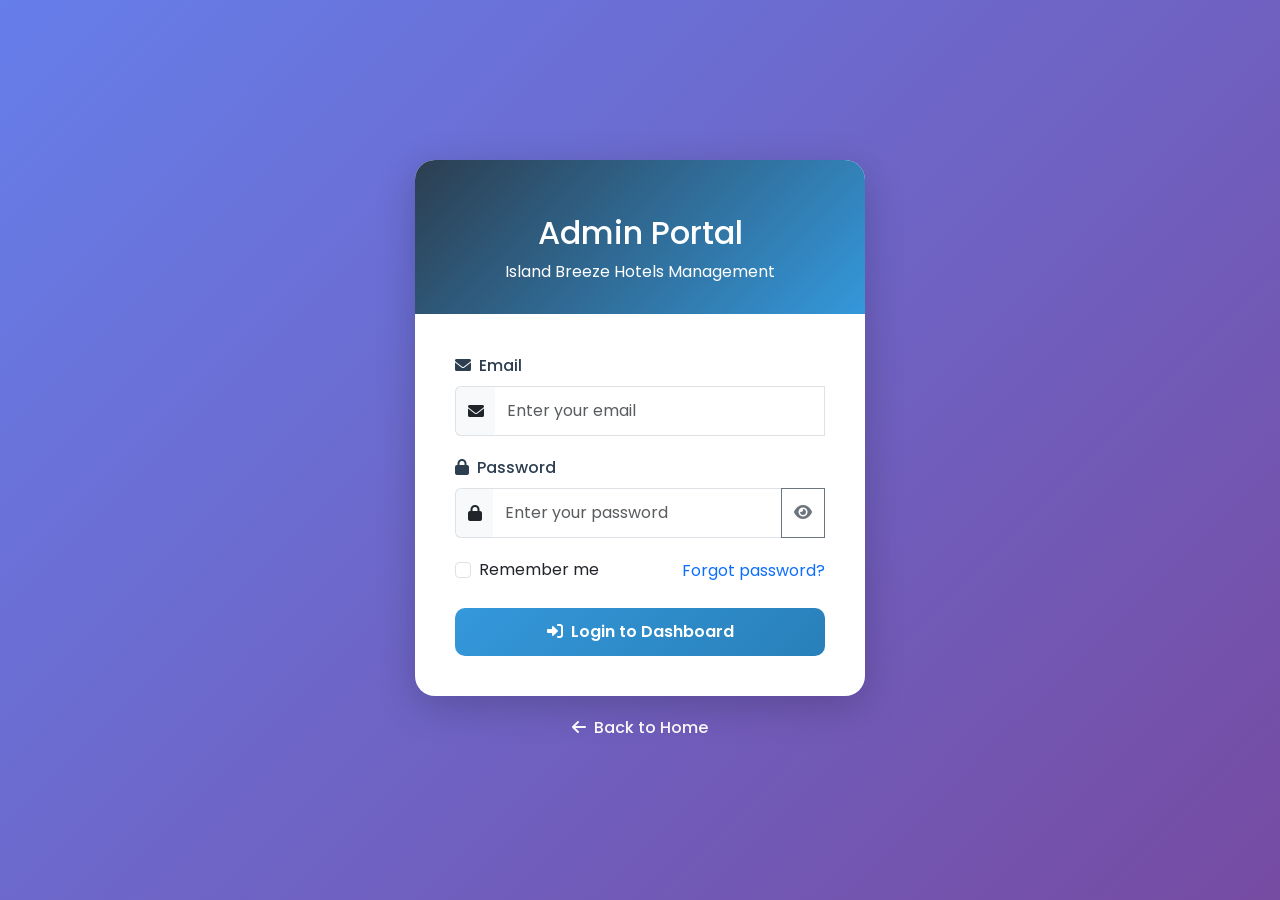
<file: hotel-management-system/hotel-management-system/target/classes/static/admin-login.html>
<!DOCTYPE html>
<html lang="en">
<head>
    <meta charset="UTF-8">
    <meta name="viewport" content="width=device-width, initial-scale=1.0">
    <title>Admin Login - Island Breeze Hotels</title>
    <link href="https://fonts.googleapis.com/css2?family=Poppins:wght@300;400;500;600;700&display=swap" rel="stylesheet">
    <link rel="stylesheet" href="https://cdnjs.cloudflare.com/ajax/libs/font-awesome/6.0.0/css/all.min.css">
    <link href="https://cdn.jsdelivr.net/npm/bootstrap@5.3.2/dist/css/bootstrap.min.css" rel="stylesheet">
    <style>
        :root {
            --primary-color: #2c3e50;
            --secondary-color: #3498db;
            --accent-color: #e74c3c;
            --success-color: #27ae60;
            --light-bg: #f8f9fa;
        }

        body {
            font-family: 'Poppins', sans-serif;
            background: linear-gradient(135deg, #667eea 0%, #764ba2 100%);
            min-height: 100vh;
            display: flex;
            align-items: center;
            justify-content: center;
        }

        .login-container {
            max-width: 450px;
            width: 100%;
        }

        .card {
            border: none;
            border-radius: 20px;
            box-shadow: 0 10px 40px rgba(0, 0, 0, 0.2);
            overflow: hidden;
        }

        .card-header {
            background: linear-gradient(135deg, var(--primary-color) 0%, var(--secondary-color) 100%);
            color: white;
            padding: 30px;
            text-align: center;
            border: none;
        }

        .card-header i {
            font-size: 3.5rem;
            margin-bottom: 15px;
            animation: pulse 2s infinite;
        }

        @keyframes pulse {
            0%, 100% { transform: scale(1); }
            50% { transform: scale(1.05); }
        }

        .card-body {
            padding: 40px;
        }

        .form-label {
            font-weight: 500;
            color: var(--primary-color);
            margin-bottom: 8px;
        }

        .input-group {
            margin-bottom: 20px;
        }

        .input-group-text {
            background-color: var(--light-bg);
            border: 1px solid #dee2e6;
            border-right: none;
        }

        .form-control {
            border-left: none;
            padding: 12px;
            transition: all 0.3s ease;
        }

        .form-control:focus {
            border-color: var(--secondary-color);
            box-shadow: 0 0 0 0.25rem rgba(52, 152, 219, 0.25);
        }

        .btn-primary {
            background: linear-gradient(135deg, var(--secondary-color) 0%, #2980b9 100%);
            border: none;
            padding: 12px;
            font-weight: 600;
            border-radius: 10px;
            transition: all 0.3s ease;
        }

        .btn-primary:hover {
            transform: translateY(-2px);
            box-shadow: 0 5px 15px rgba(52, 152, 219, 0.4);
        }

        .alert {
            border-radius: 10px;
            display: none;
        }

        .back-link {
            text-align: center;
            margin-top: 20px;
        }

        .back-link a {
            color: white;
            text-decoration: none;
            font-weight: 500;
            transition: all 0.3s ease;
        }

        .back-link a:hover {
            color: var(--light-bg);
        }

        .spinner-border-sm {
            display: none;
        }
    </style>
</head>
<body>
    <div class="login-container">
        <div class="card">
            <div class="card-header">
                <i class="fas fa-shield-halved"></i>
                <h2 class="mb-0">Admin Portal</h2>
                <p class="mb-0 mt-2">Island Breeze Hotels Management</p>
            </div>
            <div class="card-body">
                <div class="alert alert-danger" id="errorAlert" role="alert">
                    <i class="fas fa-exclamation-circle me-2"></i>
                    <span id="errorMessage"></span>
                </div>

                <form id="adminLoginForm" class="needs-validation" novalidate>
                    <div class="mb-3">
                        <label for="email" class="form-label">
                            <i class="fas fa-envelope me-2"></i>Email
                        </label>
                        <div class="input-group">
                            <span class="input-group-text">
                                <i class="fas fa-envelope"></i>
                            </span>
                            <input type="email" class="form-control" id="email" placeholder="Enter your email" required>
                            <div class="invalid-feedback">
                                Please enter your email.
                            </div>
                        </div>
                    </div>

                    <div class="mb-3">
                        <label for="password" class="form-label">
                            <i class="fas fa-lock me-2"></i>Password
                        </label>
                        <div class="input-group">
                            <span class="input-group-text">
                                <i class="fas fa-lock"></i>
                            </span>
                            <input type="password" class="form-control" id="password" placeholder="Enter your password" required>
                            <button class="btn btn-outline-secondary" type="button" id="togglePassword">
                                <i class="fas fa-eye"></i>
                            </button>
                            <div class="invalid-feedback">
                                Please enter your password.
                            </div>
                        </div>
                    </div>

                    <div class="d-flex justify-content-between align-items-center mb-4">
                        <div class="form-check">
                            <input type="checkbox" class="form-check-input" id="rememberMe">
                            <label class="form-check-label" for="rememberMe">Remember me</label>
                        </div>
                        <a href="#" class="text-decoration-none">Forgot password?</a>
                    </div>

                    <button type="submit" class="btn btn-primary w-100">
                        <span class="spinner-border spinner-border-sm me-2" id="loginSpinner"></span>
                        <i class="fas fa-sign-in-alt me-2"></i>Login to Dashboard
                    </button>
                </form>
            </div>
        </div>
        <div class="back-link">
            <a href="index.html">
                <i class="fas fa-arrow-left me-2"></i>Back to Home
            </a>
        </div>
    </div>

    <script src="https://cdn.jsdelivr.net/npm/bootstrap@5.3.2/dist/js/bootstrap.bundle.min.js"></script>
    <script>
        // Toggle password visibility
        document.getElementById('togglePassword').addEventListener('click', function() {
            const passwordInput = document.getElementById('password');
            const icon = this.querySelector('i');
            
            if (passwordInput.type === 'password') {
                passwordInput.type = 'text';
                icon.classList.remove('fa-eye');
                icon.classList.add('fa-eye-slash');
            } else {
                passwordInput.type = 'password';
                icon.classList.remove('fa-eye-slash');
                icon.classList.add('fa-eye');
            }
        });

        // Form submission
        document.getElementById('adminLoginForm').addEventListener('submit', async function(e) {
            e.preventDefault();
            
            if (!this.checkValidity()) {
                e.stopPropagation();
                this.classList.add('was-validated');
                return;
            }

            const email = document.getElementById('email').value.trim();
            const password = document.getElementById('password').value;
            const errorAlert = document.getElementById('errorAlert');
            const spinner = document.getElementById('loginSpinner');
            const submitBtn = this.querySelector('button[type="submit"]');

            // Show loading state
            spinner.style.display = 'inline-block';
            submitBtn.disabled = true;
            errorAlert.style.display = 'none';

            try {
                // Fetch user by email
                const response = await fetch(`/api/users/email/${email}`);
                
                if (response.ok) {
                    const user = await response.json();
                    
                    // Check if user is admin/staff
                    if (user.role !== 'ADMIN' && user.role !== 'STAFF') {
                        document.getElementById('errorMessage').textContent = 'Access denied. Admin credentials required.';
                        errorAlert.style.display = 'block';
                        return;
                    }
                    
                    // Verify password
                    if (user.password === password) {
                        // Store admin info in localStorage
                        localStorage.setItem('adminToken', 'authenticated');
                        localStorage.setItem('adminInfo', JSON.stringify({
                            id: user.id,
                            name: user.fullName,
                            email: user.email,
                            phone: user.phone,
                            role: user.role
                        }));
                        
                        // Redirect to dashboard
                        window.location.href = 'admin-dashboard.html';
                    } else {
                        document.getElementById('errorMessage').textContent = 'Invalid email or password.';
                        errorAlert.style.display = 'block';
                    }
                } else {
                    document.getElementById('errorMessage').textContent = 'Invalid email or password.';
                    errorAlert.style.display = 'block';
                }
            } catch (error) {
                console.error('Login error:', error);
                document.getElementById('errorMessage').textContent = 'An error occurred. Please try again.';
                errorAlert.style.display = 'block';
            } finally {
                spinner.style.display = 'none';
                submitBtn.disabled = false;
            }
        });
    </script>
</body>
</html>
</file>
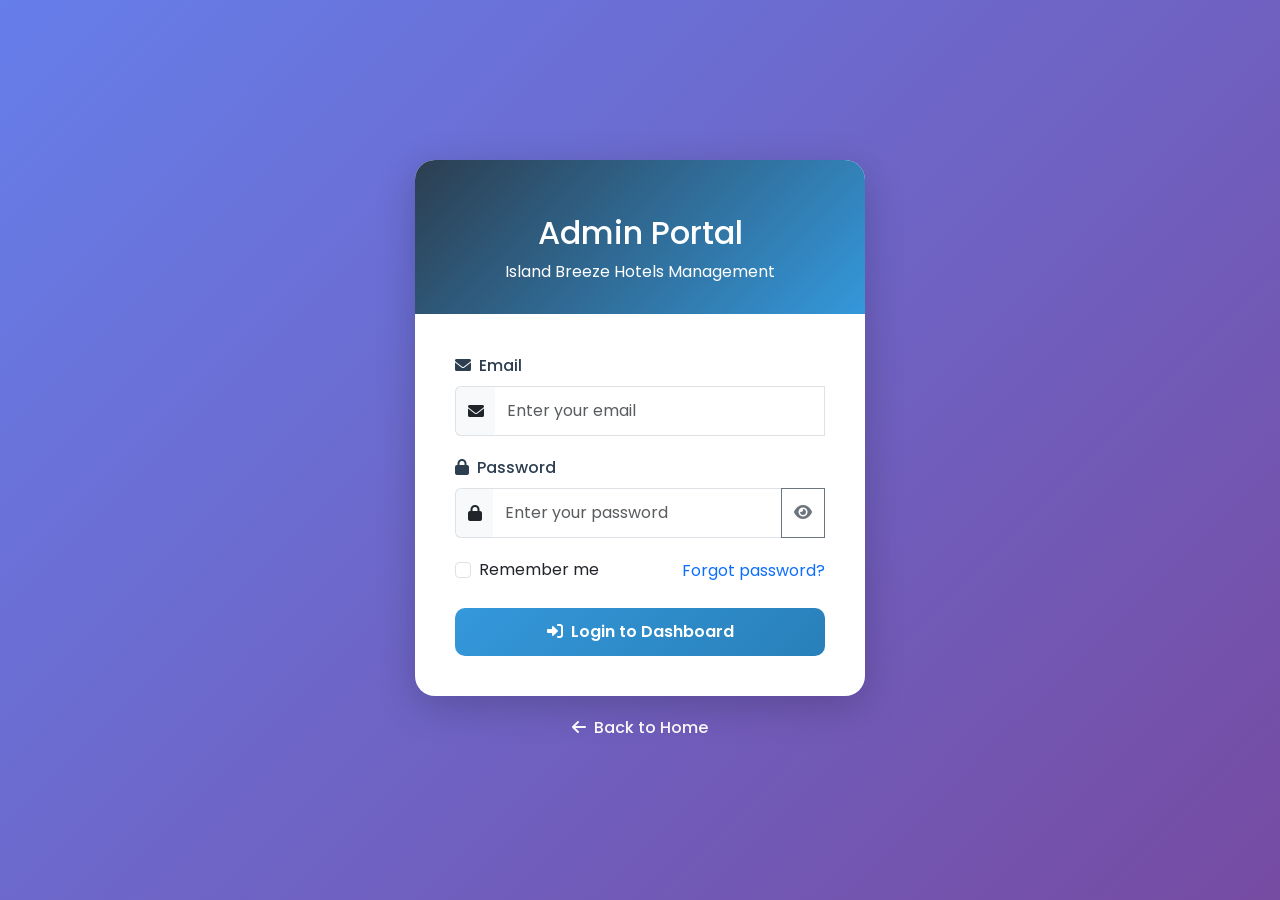
<file: hotel-management-system/hotel-management-system/target/classes/static/admin-rooms.html>
<!DOCTYPE html>
<html lang="en">
<head>
    <meta charset="UTF-8">
    <meta name="viewport" content="width=device-width, initial-scale=1.0">
    <title>Room Management - Island Breeze Hotels</title>
    <link rel="stylesheet" href="https://cdnjs.cloudflare.com/ajax/libs/font-awesome/6.0.0/css/all.min.css">
    <link href="https://cdn.jsdelivr.net/npm/bootstrap@5.3.2/dist/css/bootstrap.min.css" rel="stylesheet">
    <link href="css/admin-style.css" rel="stylesheet">
    <style>
        .room-card {
            border-radius: 15px;
            overflow: hidden;
            transition: transform 0.3s ease, box-shadow 0.3s ease;
            height: 100%;
        }
        .room-card:hover {
            transform: translateY(-5px);
            box-shadow: 0 8px 20px rgba(0,0,0,0.15);
        }
        .room-card-img {
            height: 200px;
            object-fit: cover;
            width: 100%;
        }
        .room-card-body {
            padding: 1.5rem;
        }
        .room-type-badge {
            position: absolute;
            top: 10px;
            left: 10px;
            background: rgba(255,255,255,0.95);
            padding: 5px 15px;
            border-radius: 20px;
            font-weight: 600;
            font-size: 0.85rem;
        }
        .view-toggle {
            display: flex;
            gap: 10px;
            margin-bottom: 20px;
        }
        .view-toggle .btn {
            border-radius: 8px;
        }
        #roomsCardView {
            display: none;
        }
    </style>
</head>
<body>
    <div class="d-flex">
        <nav class="admin-sidebar">
            <div class="sidebar-brand"><i class="fas fa-hotel"></i> Island Breeze</div>
            <ul class="sidebar-menu">
                <li class="menu-item"><a href="admin-dashboard.html" class="menu-link"><i class="fas fa-chart-line"></i> Dashboard</a></li>
                <li class="menu-item"><a href="admin-guests.html" class="menu-link"><i class="fas fa-users"></i> Guests</a></li>
                <li class="menu-item"><a href="admin-rooms.html" class="menu-link active"><i class="fas fa-door-open"></i> Rooms</a></li>
                <li class="menu-item"><a href="admin-bookings.html" class="menu-link"><i class="fas fa-calendar-check"></i> Bookings</a></li>
                <li class="menu-item"><a href="admin-payments.html" class="menu-link"><i class="fas fa-credit-card"></i> Payments</a></li>
                <li class="menu-item mt-auto"><a href="#" class="menu-link" id="logoutBtn"><i class="fas fa-sign-out-alt"></i> Logout</a></li>
            </ul>
        </nav>

        <main class="admin-main">
            <div class="page-header">
                <h1 class="page-title"><i class="fas fa-door-open me-3"></i>Room Management</h1>
                <div class="d-flex gap-2">
                    <div class="view-toggle">
                        <button class="btn btn-outline-secondary" id="tableViewBtn" onclick="switchView('table')">
                            <i class="fas fa-table me-1"></i>Table
                        </button>
                        <button class="btn btn-outline-secondary active" id="cardViewBtn" onclick="switchView('card')">
                            <i class="fas fa-th-large me-1"></i>Cards
                        </button>
                    </div>
                    <button class="btn btn-primary" data-bs-toggle="modal" data-bs-target="#addRoomModal">
                        <i class="fas fa-plus me-2"></i>Add New Room
                    </button>
                </div>
            </div>

            <!-- Table View -->
            <div class="content-card" id="roomsTableView" style="display:none;">
                <div class="table-responsive">
                    <table class="table table-hover">
                        <thead>
                            <tr>
                                <th>Room ID</th>
                                <th>Room Number</th>
                                <th>Type</th>
                                <th>Price/Night</th>
                                <th>Capacity</th>
                                <th>Status</th>
                                <th>Actions</th>
                            </tr>
                        </thead>
                        <tbody id="roomsTableBody">
                            <tr>
                                <td colspan="7" class="text-center">
                                    <div class="spinner-border text-primary" role="status">
                                        <span class="visually-hidden">Loading...</span>
                                    </div>
                                </td>
                            </tr>
                        </tbody>
                    </table>
                </div>
            </div>

            <!-- Card View -->
            <div id="roomsCardView">
                <div class="row" id="roomsCardContainer">
                    <div class="col-12 text-center py-5">
                        <div class="spinner-border text-primary" role="status">
                            <span class="visually-hidden">Loading...</span>
                        </div>
                    </div>
                </div>
            </div>
        </main>
    </div>

    <!-- Add Room Modal -->
    <div class="modal fade" id="addRoomModal" tabindex="-1">
        <div class="modal-dialog">
            <div class="modal-content">
                <div class="modal-header">
                    <h5 class="modal-title"><i class="fas fa-plus me-2"></i>Add New Room</h5>
                    <button type="button" class="btn-close btn-close-white" data-bs-dismiss="modal"></button>
                </div>
                <div class="modal-body">
                    <form id="addRoomForm">
                        <div class="mb-3">
                            <label for="roomNumber" class="form-label">Room Number</label>
                            <input type="text" class="form-control" id="roomNumber" required>
                        </div>
                        <div class="mb-3">
                            <label for="roomType" class="form-label">Room Type</label>
                            <select class="form-select" id="roomType" required>
                                <option value="">Select Type</option>
                                <option value="Standard">Standard Room</option>
                                <option value="Deluxe">Deluxe Suite</option>
                                <option value="Family">Family Suite</option>
                                <option value="Presidential">Presidential Suite</option>
                            </select>
                        </div>
                        <div class="mb-3">
                            <label for="pricePerNight" class="form-label">Price per Night ($)</label>
                            <input type="number" class="form-control" id="pricePerNight" required>
                        </div>
                        <div class="mb-3">
                            <label for="capacity" class="form-label">Capacity (Guests)</label>
                            <input type="number" class="form-control" id="capacity" required>
                        </div>
                        <div class="mb-3">
                            <label for="status" class="form-label">Status</label>
                            <select class="form-select" id="status" required>
                                <option value="Available">Available</option>
                                <option value="Occupied">Occupied</option>
                                <option value="Maintenance">Maintenance</option>
                            </select>
                        </div>
                    </form>
                </div>
                <div class="modal-footer">
                    <button type="button" class="btn btn-secondary" data-bs-dismiss="modal">Cancel</button>
                    <button type="button" class="btn btn-primary" onclick="addRoom()">
                        <i class="fas fa-save me-2"></i>Save Room
                    </button>
                </div>
            </div>
        </div>
    </div>

    <!-- Edit Room Modal -->
    <div class="modal fade" id="editRoomModal" tabindex="-1">
        <div class="modal-dialog">
            <div class="modal-content">
                <div class="modal-header">
                    <h5 class="modal-title"><i class="fas fa-edit me-2"></i>Edit Room</h5>
                    <button type="button" class="btn-close btn-close-white" data-bs-dismiss="modal"></button>
                </div>
                <div class="modal-body">
                    <form id="editRoomForm">
                        <input type="hidden" id="editRoomId">
                        <div class="mb-3">
                            <label for="editRoomNumber" class="form-label">Room Number</label>
                            <input type="text" class="form-control" id="editRoomNumber" required>
                        </div>
                        <div class="mb-3">
                            <label for="editRoomType" class="form-label">Room Type</label>
                            <select class="form-select" id="editRoomType" required>
                                <option value="Standard">Standard Room</option>
                                <option value="Deluxe">Deluxe Suite</option>
                                <option value="Family">Family Suite</option>
                                <option value="Presidential">Presidential Suite</option>
                            </select>
                        </div>
                        <div class="mb-3">
                            <label for="editPricePerNight" class="form-label">Price per Night ($)</label>
                            <input type="number" class="form-control" id="editPricePerNight" required>
                        </div>
                        <div class="mb-3">
                            <label for="editCapacity" class="form-label">Capacity (Guests)</label>
                            <input type="number" class="form-control" id="editCapacity" required>
                        </div>
                        <div class="mb-3">
                            <label for="editStatus" class="form-label">Status</label>
                            <select class="form-select" id="editStatus" required>
                                <option value="Available">Available</option>
                                <option value="Occupied">Occupied</option>
                                <option value="Maintenance">Maintenance</option>
                            </select>
                        </div>
                    </form>
                </div>
                <div class="modal-footer">
                    <button type="button" class="btn btn-secondary" data-bs-dismiss="modal">Cancel</button>
                    <button type="button" class="btn btn-primary" onclick="updateRoom()">
                        <i class="fas fa-save me-2"></i>Update Room
                    </button>
                </div>
            </div>
        </div>
    </div>

    <script src="https://cdn.jsdelivr.net/npm/bootstrap@5.3.2/dist/js/bootstrap.bundle.min.js"></script>
    <script src="js/admin-common.js"></script>
    <script>
        async function fetchRooms() {
            try {
                const response = await fetch('/api/rooms');
                if (response.ok) {
                    const rooms = await response.json();
                    displayRooms(rooms);
                } else {
                    throw new Error('Failed to fetch rooms');
                }
            } catch (error) {
                console.error('Error:', error);
                document.getElementById('roomsTableBody').innerHTML = 
                    '<tr><td colspan="7" class="text-center text-danger">Failed to load rooms</td></tr>';
            }
        }

        function getRoomImage(roomType) {
            const images = {
                'Standard': 'https://images.unsplash.com/photo-1611892440504-42a792e24d32?w=500&h=300&fit=crop',
                'Deluxe': 'https://images.unsplash.com/photo-1582719478250-c89cae4dc85b?w=500&h=300&fit=crop',
                'Family': 'https://images.unsplash.com/photo-1566665797739-1674de7a421a?w=500&h=300&fit=crop',
                'Presidential': 'https://images.unsplash.com/photo-1631049307264-da0ec9d70304?w=500&h=300&fit=crop'
            };
            return images[roomType] || 'https://images.unsplash.com/photo-1590490360182-c33d57733427?w=500&h=300&fit=crop';
        }

        function displayRooms(rooms) {
            // Update table view
            const tbody = document.getElementById('roomsTableBody');
            if (rooms.length === 0) {
                tbody.innerHTML = '<tr><td colspan="7" class="text-center text-muted">No rooms found</td></tr>';
            } else {
                tbody.innerHTML = rooms.map(room => `
                    <tr>
                        <td>${room.id || 'N/A'}</td>
                        <td><strong>${room.roomNumber || 'N/A'}</strong></td>
                        <td>${room.type || 'N/A'}</td>
                        <td>$${room.pricePerNight || 0}</td>
                        <td>${room.capacity || 0} guests</td>
                        <td><span class="badge bg-${getStatusColor(room.status)}">${room.status || 'Unknown'}</span></td>
                        <td>
                            <button class="btn btn-sm btn-outline-primary btn-action" onclick='editRoom(${JSON.stringify(room)})'>
                                <i class="fas fa-edit"></i>
                            </button>
                            <button class="btn btn-sm btn-outline-danger btn-action" onclick="deleteRoom('${room.id}')">
                                <i class="fas fa-trash"></i>
                            </button>
                        </td>
                    </tr>
                `).join('');
            }

            // Update card view
            const cardContainer = document.getElementById('roomsCardContainer');
            if (rooms.length === 0) {
                cardContainer.innerHTML = '<div class="col-12 text-center text-muted py-5">No rooms found</div>';
            } else {
                cardContainer.innerHTML = rooms.map(room => `
                    <div class="col-md-6 col-lg-4 col-xl-3 mb-4">
                        <div class="card room-card shadow-sm">
                            <div class="position-relative">
                                <img src="${getRoomImage(room.type)}" class="room-card-img" alt="${room.type}">
                                <span class="room-type-badge">${room.type}</span>
                            </div>
                            <div class="card-body room-card-body">
                                <h5 class="card-title mb-2">Room ${room.roomNumber}</h5>
                                <div class="mb-2">
                                    <span class="badge bg-${getStatusColor(room.status)} mb-2">${room.status}</span>
                                </div>
                                <p class="card-text mb-2">
                                    <i class="fas fa-dollar-sign text-success me-1"></i>
                                    <strong>$${room.pricePerNight}</strong>/night
                                </p>
                                <p class="card-text mb-3">
                                    <i class="fas fa-users text-primary me-1"></i>
                                    ${room.capacity} guests
                                </p>
                                <div class="d-flex gap-2">
                                    <button class="btn btn-sm btn-outline-primary flex-fill" onclick='editRoom(${JSON.stringify(room)})'>
                                        <i class="fas fa-edit me-1"></i>Edit
                                    </button>
                                    <button class="btn btn-sm btn-outline-danger" onclick="deleteRoom('${room.id}')">
                                        <i class="fas fa-trash"></i>
                                    </button>
                                </div>
                            </div>
                        </div>
                    </div>
                `).join('');
            }
        }

        function switchView(view) {
            const tableView = document.getElementById('roomsTableView');
            const cardView = document.getElementById('roomsCardView');
            const tableBtn = document.getElementById('tableViewBtn');
            const cardBtn = document.getElementById('cardViewBtn');

            if (view === 'table') {
                tableView.style.display = 'block';
                cardView.style.display = 'none';
                tableBtn.classList.add('active');
                cardBtn.classList.remove('active');
            } else {
                tableView.style.display = 'none';
                cardView.style.display = 'block';
                tableBtn.classList.remove('active');
                cardBtn.classList.add('active');
            }
        }

        function getStatusColor(status) {
            const colors = {
                'Available': 'success',
                'Occupied': 'danger',
                'Maintenance': 'warning'
            };
            return colors[status] || 'secondary';
        }

        async function addRoom() {
            const roomNumber = (document.getElementById('roomNumber').value || '').trim();
            const type = document.getElementById('roomType').value;
            const pricePerNightVal = document.getElementById('pricePerNight').value;
            const capacityVal = document.getElementById('capacity').value;
            const status = (document.getElementById('status').value || '').toUpperCase();

            if (!roomNumber || !type || !pricePerNightVal || !capacityVal) {
                alert('Please fill all required fields');
                return;
            }
            const pricePerNight = parseFloat(pricePerNightVal);
            const capacity = parseInt(capacityVal);
            if (isNaN(pricePerNight) || isNaN(capacity)) {
                alert('Please enter valid numeric values for price and capacity');
                return;
            }
            const room = { roomNumber, type, pricePerNight, capacity, status };

            try {
                const response = await fetch('/api/rooms', {
                    method: 'POST',
                    headers: {
                        'Content-Type': 'application/json',
                        'Authorization': `Bearer ${localStorage.getItem('adminToken')}`
                    },
                    body: JSON.stringify(room)
                });

                if (response.ok) {
                    bootstrap.Modal.getInstance(document.getElementById('addRoomModal')).hide();
                    document.getElementById('addRoomForm').reset();
                    fetchRooms();
                    alert('Room added successfully!');
                } else {
                    const msg = await response.text();
                    alert(msg || 'Failed to add room');
                }
            } catch (error) {
                console.error('Error:', error);
                alert('An error occurred');
            }
        }

        function editRoom(room) {
            document.getElementById('editRoomId').value = room.id;
            document.getElementById('editRoomNumber').value = room.roomNumber;
            document.getElementById('editRoomType').value = room.type;
            document.getElementById('editPricePerNight').value = room.pricePerNight;
            document.getElementById('editCapacity').value = room.capacity;
            document.getElementById('editStatus').value = room.status;
            
            new bootstrap.Modal(document.getElementById('editRoomModal')).show();
        }

        async function updateRoom() {
            const roomId = document.getElementById('editRoomId').value;
            const room = {
                id: roomId,
                roomNumber: document.getElementById('editRoomNumber').value,
                type: document.getElementById('editRoomType').value,
                pricePerNight: parseFloat(document.getElementById('editPricePerNight').value),
                capacity: parseInt(document.getElementById('editCapacity').value),
                status: document.getElementById('editStatus').value
            };

            try {
                const response = await fetch(`/api/rooms/${roomId}`, {
                    method: 'PUT',
                    headers: {
                        'Content-Type': 'application/json',
                        'Authorization': `Bearer ${localStorage.getItem('adminToken')}`
                    },
                    body: JSON.stringify(room)
                });

                if (response.ok) {
                    bootstrap.Modal.getInstance(document.getElementById('editRoomModal')).hide();
                    fetchRooms();
                    alert('Room updated successfully!');
                } else {
                    alert('Failed to update room');
                }
            } catch (error) {
                console.error('Error:', error);
                alert('An error occurred');
            }
        }

        async function deleteRoom(roomId) {
            if (!confirm('Are you sure you want to delete this room?')) {
                return;
            }

            try {
                const response = await fetch(`/api/rooms/${roomId}`, {
                    method: 'DELETE',
                    headers: {
                        'Authorization': `Bearer ${localStorage.getItem('adminToken')}`
                    }
                });

                if (response.ok) {
                    fetchRooms();
                    alert('Room deleted successfully!');
                } else {
                    alert('Failed to delete room');
                }
            } catch (error) {
                console.error('Error:', error);
                alert('An error occurred');
            }
        }

        // Initialize with card view
        switchView('card');
        fetchRooms();
    </script>
</body>
</html>
</file>
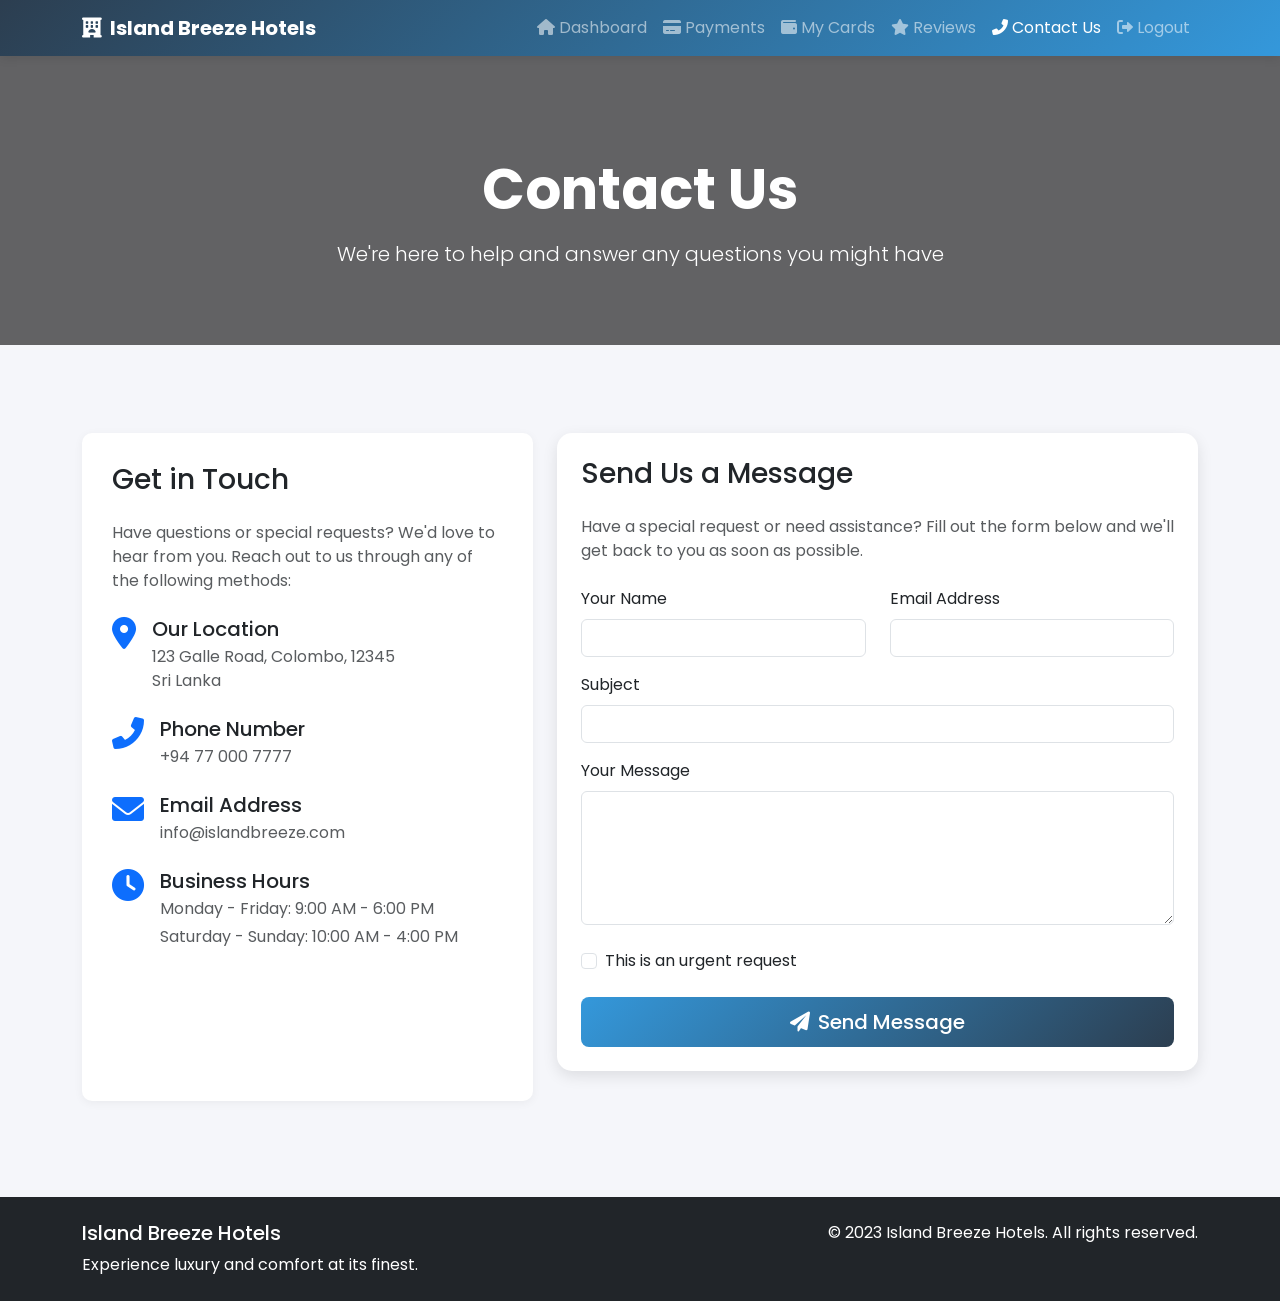
<file: hotel-management-system/hotel-management-system/target/classes/static/guest-contact.html>
<!DOCTYPE html>
<html lang="en">
<head>
    <meta charset="UTF-8">
    <meta name="viewport" content="width=device-width, initial-scale=1.0">
    <title>Contact Us - Island Breeze Hotels</title>
    <link href="https://fonts.googleapis.com/css2?family=Poppins:wght@300;400;500;600;700&display=swap" rel="stylesheet">
    <link rel="stylesheet" href="https://cdnjs.cloudflare.com/ajax/libs/font-awesome/6.0.0/css/all.min.css">
    <link href="https://cdn.jsdelivr.net/npm/bootstrap@5.3.2/dist/css/bootstrap.min.css" rel="stylesheet">
    <style>
        body {
            font-family: 'Poppins', sans-serif;
            background-color: #f5f6fa;
        }
        .navbar {
            background: linear-gradient(135deg, #2c3e50 0%, #3498db 100%);
            box-shadow: 0 2px 10px rgba(0, 0, 0, 0.1);
        }
        .contact-header {
            background: linear-gradient(rgba(0, 0, 0, 0.6), rgba(0, 0, 0, 0.6)),
                        url('https://images.unsplash.com/photo-1498503182468-3b51cbb6ca24?ixlib=rb-4.0.3&ixid=M3wxMjA3fDB8MHxwaG90by1wYWdlfHx8fGVufDB8fHx8fA%3D%3D&auto=format&fit=crop&w=2070&q=80');
            background-size: cover;
            background-position: center;
            color: white;
            padding: 100px 0 60px;
            margin-bottom: 40px;
        }
        .contact-card {
            border: none;
            border-radius: 15px;
            box-shadow: 0 5px 15px rgba(0,0,0,0.1);
            transition: transform 0.3s ease;
            margin-bottom: 30px;
        }
        .contact-card:hover {
            transform: translateY(-5px);
        }
        .contact-icon {
            font-size: 2.5rem;
            margin-bottom: 20px;
            color: #3498db;
        }
        .form-control:focus {
            border-color: #3498db;
            box-shadow: 0 0 0 0.25rem rgba(52, 152, 219, 0.25);
        }
        .btn-primary {
            background: linear-gradient(135deg, #3498db 0%, #2c3e50 100%);
            border: none;
            padding: 10px 30px;
            font-weight: 500;
        }
        .btn-primary:hover {
            background: linear-gradient(135deg, #2c3e50 0%, #3498db 100%);
        }
        .info-box {
            padding: 30px;
            background: white;
            border-radius: 10px;
            height: 100%;
            box-shadow: 0 2px 10px rgba(0,0,0,0.05);
        }
    </style>
</head>
<body>
    <!-- Navigation -->
    <nav class="navbar navbar-expand-lg navbar-dark">
        <div class="container">
            <a class="navbar-brand fw-bold" href="guest-dashboard.html">
                <i class="fas fa-hotel me-2"></i>Island Breeze Hotels
            </a>
            <button class="navbar-toggler" type="button" data-bs-toggle="collapse" data-bs-target="#navbarNav">
                <span class="navbar-toggler-icon"></span>
            </button>
            <div class="collapse navbar-collapse" id="navbarNav">
                <ul class="navbar-nav ms-auto">
                    <li class="nav-item">
                        <a class="nav-link" href="guest-dashboard.html">
                            <i class="fas fa-home me-1"></i>Dashboard
                        </a>
                    </li>
                    <li class="nav-item">
                        <a class="nav-link" href="guest-payments.html">
                            <i class="fas fa-credit-card me-1"></i>Payments
                        </a>
                    </li>
                    <li class="nav-item">
                        <a class="nav-link" href="guest-cards.html">
                            <i class="fas fa-wallet me-1"></i>My Cards
                        </a>
                    </li>
                    <li class="nav-item">
                        <a class="nav-link" href="guest-reviews.html">
                            <i class="fas fa-star me-1"></i>Reviews
                        </a>
                    </li>
                    <li class="nav-item">
                        <a class="nav-link active" href="guest-contact.html">
                            <i class="fas fa-phone-alt me-1"></i>Contact Us
                        </a>
                    </li>
                    <li class="nav-item">
                        <a class="nav-link" href="#" id="logoutBtn">
                            <i class="fas fa-sign-out-alt me-1"></i>Logout
                        </a>
                    </li>
                </ul>
            </div>
        </div>
    </nav>

    <!-- Contact Header -->
    <header class="contact-header text-center">
        <div class="container">
            <h1 class="display-4 fw-bold mb-3">Contact Us</h1>
            <p class="lead">We're here to help and answer any questions you might have</p>
        </div>
    </header>

    <!-- Contact Section -->
    <section class="contact-section py-5">
        <div class="container">
            <div class="row g-4">
                <!-- Contact Information -->
                <div class="col-lg-5">
                    <div class="info-box">
                        <h3 class="mb-4">Get in Touch</h3>
                        <p class="text-muted mb-4">Have questions or special requests? We'd love to hear from you. Reach out to us through any of the following methods:</p>
                        
                        <div class="d-flex mb-4">
                            <div class="me-3">
                                <i class="fas fa-map-marker-alt text-primary fa-2x"></i>
                            </div>
                            <div>
                                <h5 class="mb-1">Our Location</h5>
                                <p class="mb-0 text-muted">123 Galle Road, Colombo, 12345<br>Sri Lanka</p>
                            </div>
                        </div>
                        
                        <div class="d-flex mb-4">
                            <div class="me-3">
                                <i class="fas fa-phone-alt text-primary fa-2x"></i>
                            </div>
                            <div>
                                <h5 class="mb-1">Phone Number</h5>
                                <p class="mb-0 text-muted">+94 77 000 7777</p>
                            </div>
                        </div>
                        
                        <div class="d-flex mb-4">
                            <div class="me-3">
                                <i class="fas fa-envelope text-primary fa-2x"></i>
                            </div>
                            <div>
                                <h5 class="mb-1">Email Address</h5>
                                <p class="mb-0 text-muted">info@islandbreeze.com</p>
                            </div>
                        </div>
                        
                        <div class="d-flex">
                            <div class="me-3">
                                <i class="fas fa-clock text-primary fa-2x"></i>
                            </div>
                            <div>
                                <h5 class="mb-1">Business Hours</h5>
                                <p class="mb-1 text-muted">Monday - Friday: 9:00 AM - 6:00 PM</p>
                                <p class="mb-0 text-muted">Saturday - Sunday: 10:00 AM - 4:00 PM</p>
                            </div>
                        </div>
                    </div>
                </div>
                
                <!-- Contact Form -->
                <div class="col-lg-7">
                    <div class="card contact-card">
                        <div class="card-body p-4">
                            <h3 class="mb-4">Send Us a Message</h3>
                            <p class="text-muted mb-4">Have a special request or need assistance? Fill out the form below and we'll get back to you as soon as possible.</p>
                            
                            <form id="contactForm" class="needs-validation" novalidate>
                                <div class="row">
                                    <div class="col-md-6 mb-3">
                                        <label for="name" class="form-label">Your Name</label>
                                        <input type="text" class="form-control" id="name" required>
                                        <div class="invalid-feedback">
                                            Please enter your name.
                                        </div>
                                    </div>
                                    <div class="col-md-6 mb-3">
                                        <label for="email" class="form-label">Email Address</label>
                                        <input type="email" class="form-control" id="email" required>
                                        <div class="invalid-feedback">
                                            Please enter a valid email address.
                                        </div>
                                    </div>
                                </div>
                                
                                <div class="mb-3">
                                    <label for="subject" class="form-label">Subject</label>
                                    <input type="text" class="form-control" id="subject" required>
                                    <div class="invalid-feedback">
                                        Please enter a subject.
                                    </div>
                                </div>
                                
                                <div class="mb-4">
                                    <label for="message" class="form-label">Your Message</label>
                                    <textarea class="form-control" id="message" rows="5" required></textarea>
                                    <div class="invalid-feedback">
                                        Please enter your message.
                                    </div>
                                </div>
                                
                                <div class="form-check mb-4">
                                    <input class="form-check-input" type="checkbox" id="urgent" value="">
                                    <label class="form-check-label" for="urgent">
                                        This is an urgent request
                                    </label>
                                </div>
                                
                                <div class="d-grid">
                                    <button type="submit" class="btn btn-primary btn-lg">
                                        <i class="fas fa-paper-plane me-2"></i>Send Message
                                    </button>
                                </div>
                            </form>
                        </div>
                    </div>
                </div>
            </div>
        </div>
    </section>

    <!-- Footer -->
    <footer class="bg-dark text-white py-4 mt-5">
        <div class="container">
            <div class="row">
                <div class="col-md-6">
                    <h5>Island Breeze Hotels</h5>
                    <p class="mb-0">Experience luxury and comfort at its finest.</p>
                </div>
                <div class="col-md-6 text-md-end">
                    <p class="mb-0">&copy; 2023 Island Breeze Hotels. All rights reserved.</p>
                </div>
            </div>
        </div>
    </footer>

    <!-- Bootstrap JS -->
    <script src="https://cdn.jsdelivr.net/npm/bootstrap@5.3.2/dist/js/bootstrap.bundle.min.js"></script>
    
    <script>
        // Form validation and submission
        document.addEventListener('DOMContentLoaded', function() {
            const form = document.getElementById('contactForm');
            const submitBtn = form.querySelector('button[type="submit"]');
            
            form.addEventListener('submit', async function(event) {
                event.preventDefault();
                
                if (!form.checkValidity()) {
                    event.stopPropagation();
                    form.classList.add('was-validated');
                    return;
                }
                
                // Disable submit button to prevent multiple submissions
                const originalBtnText = submitBtn.innerHTML;
                submitBtn.disabled = true;
                submitBtn.innerHTML = '<span class="spinner-border spinner-border-sm me-2" role="status" aria-hidden="true"></span>Sending...';
                
                try {
                    const formData = {
                        name: document.getElementById('name').value,
                        email: document.getElementById('email').value,
                        subject: document.getElementById('subject').value,
                        message: document.getElementById('message').value,
                        urgent: document.getElementById('urgent').checked
                    };
                    
                    // Log the request details
                    console.log('Sending request to /api/contact-messages with data:', formData);
                    
                    const response = await fetch('/api/contact-messages', {
                        method: 'POST',
                        headers: {
                            'Content-Type': 'application/json',
                            'Accept': 'application/json'
                        },
                        body: JSON.stringify(formData)
                    });
                    
                    // Log the raw response
                    console.log('Response status:', response.status, response.statusText);
                    const responseData = await response.json().catch(() => ({}));
                    console.log('Response data:', responseData);
                    
                    if (response.ok) {
                        // Show success message
                        const successAlert = `
                            <div class="alert alert-success alert-dismissible fade show" role="alert">
                                <i class="fas fa-check-circle me-2"></i>
                                Thank you for your message! We will get back to you soon.
                                <button type="button" class="btn-close" data-bs-dismiss="alert" aria-label="Close"></button>
                            </div>
                        `;
                        
                        const alertContainer = document.createElement('div');
                        alertContainer.innerHTML = successAlert;
                        form.prepend(alertContainer.firstElementChild);
                        
                        // Reset form
                        form.reset();
                        form.classList.remove('was-validated');
                        
                        // Scroll to top to show success message
                        window.scrollTo({ top: 0, behavior: 'smooth' });
                        
                        // Remove alert after 5 seconds
                        setTimeout(() => {
                            const alert = bootstrap.Alert.getOrCreateInstance(alertContainer.firstElementChild);
                            alert.close();
                        }, 5000);
                    } else {
                        throw new Error('Failed to send message');
                    }
                } catch (error) {
                    console.error('Error:', error);
                    let errorMessage = 'There was an error sending your message. Please try again later.';
                    
                    if (error instanceof TypeError) {
                        errorMessage = 'Network error: Unable to connect to the server. Please check your internet connection.';
                    } else if (error.response) {
                        // The request was made and the server responded with a status code
                        // that falls out of the range of 2xx
                        errorMessage = `Server responded with status ${error.response.status}: ${error.response.statusText}`;
                        if (error.response.data) {
                            errorMessage += `\n${JSON.stringify(error.response.data)}`;
                        }
                    } else if (error.request) {
                        // The request was made but no response was received
                        errorMessage = 'No response from server. The server might be down or there might be a network issue.';
                    }
                    
                    alert(errorMessage);
                } finally {
                    // Re-enable submit button
                    submitBtn.disabled = false;
                    submitBtn.innerHTML = originalBtnText;
                }
            }, false);
            
            // Initialize Bootstrap tooltips
            const tooltipTriggerList = [].slice.call(document.querySelectorAll('[data-bs-toggle="tooltip"]'));
            tooltipTriggerList.map(function (tooltipTriggerEl) {
                return new bootstrap.Tooltip(tooltipTriggerEl);
            });
        });

        // Logout functionality
        document.getElementById('logoutBtn').addEventListener('click', function(e) {
            e.preventDefault();
            localStorage.removeItem('guestToken');
            localStorage.removeItem('guestInfo');
            window.location.href = 'index.html';
        });
    </script>
</body>
</html>
</file>
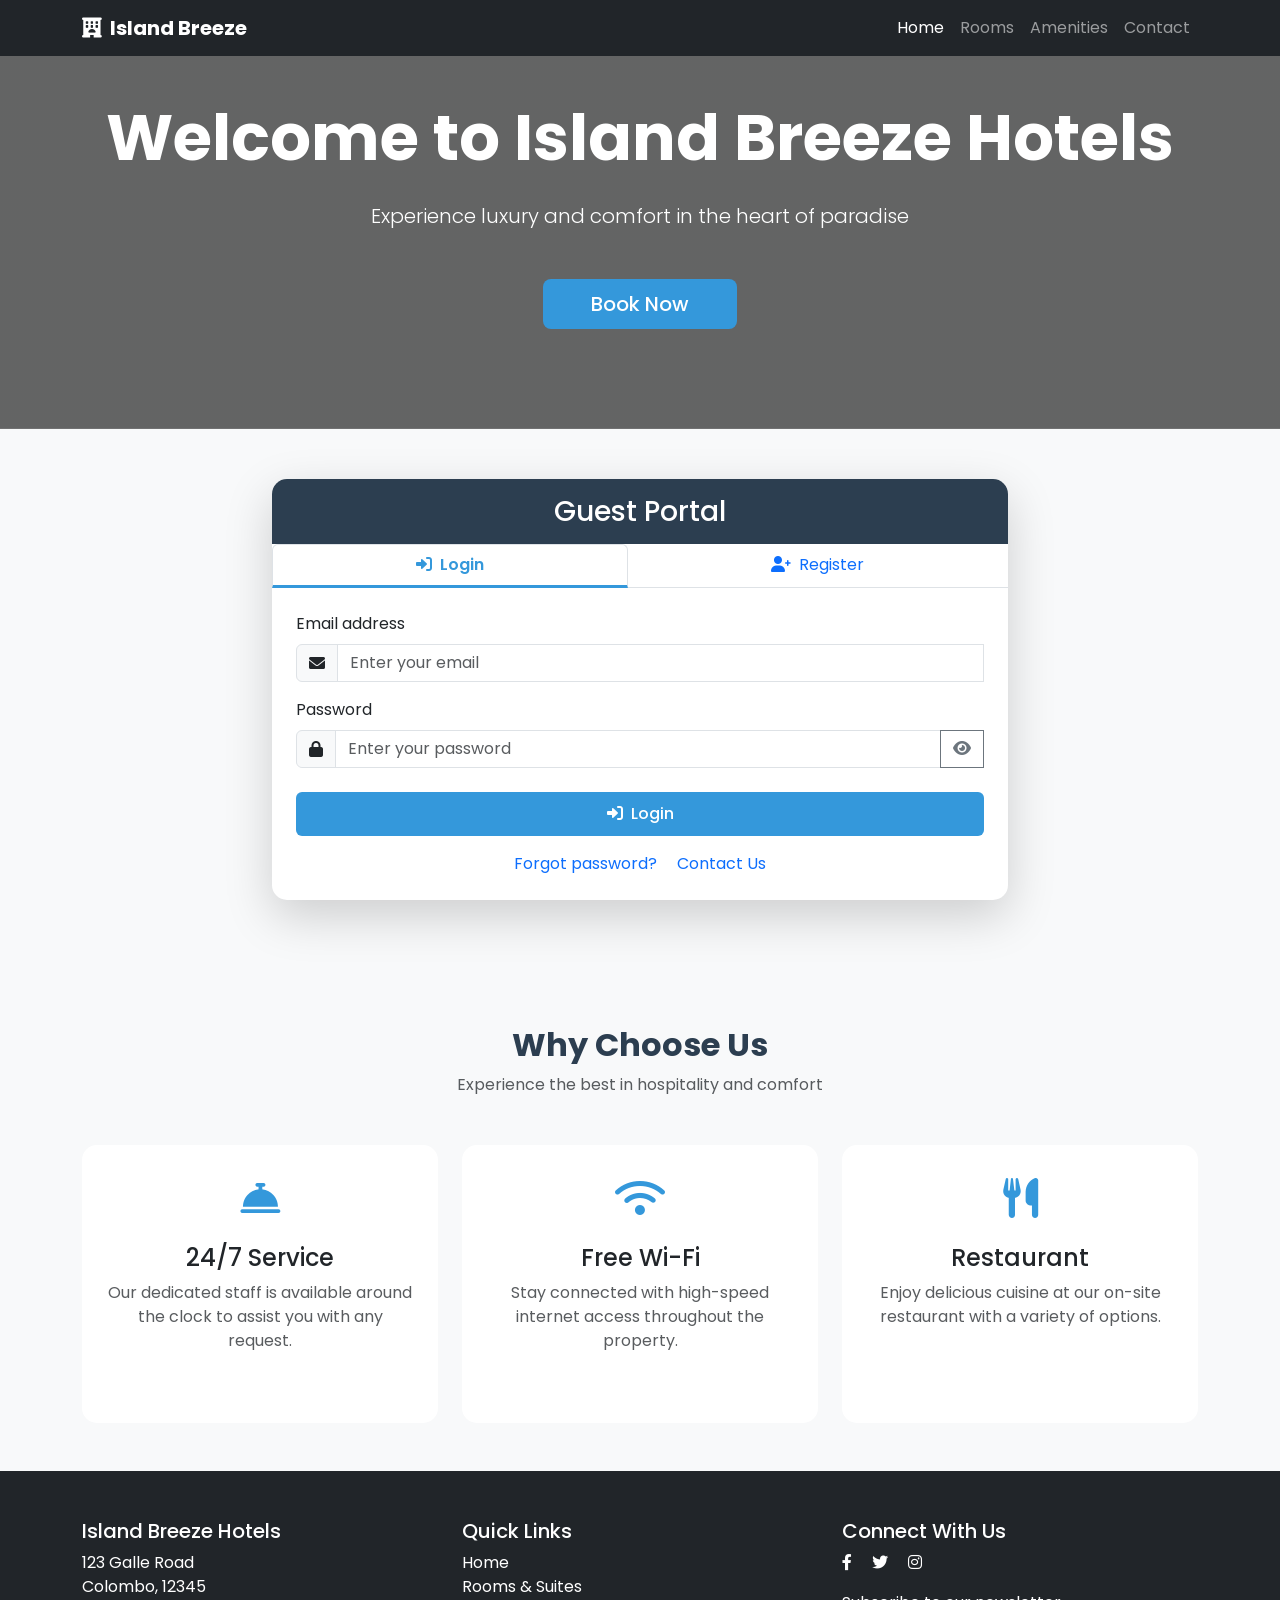
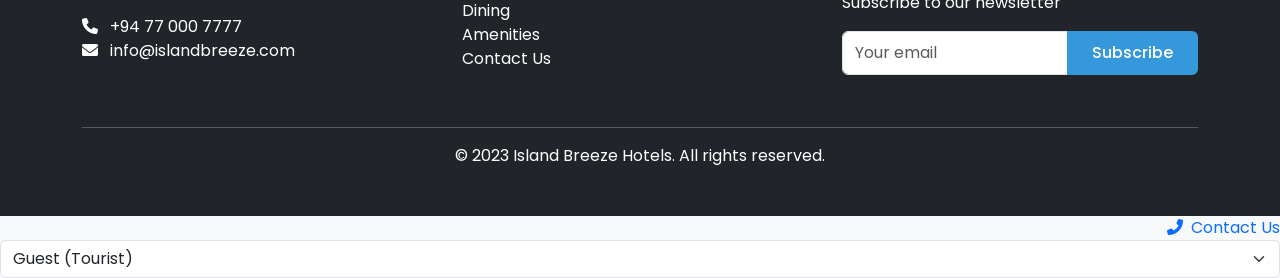
<file: hotel-management-system/hotel-management-system/target/classes/static/guest-dashboard.html>
<!DOCTYPE html>
<html lang="en">
<head>
    <meta charset="UTF-8">
    <meta name="viewport" content="width=device-width, initial-scale=1.0">
    <title>Guest Dashboard - Island Breeze Hotels</title>
    <link href="https://fonts.googleapis.com/css2?family=Poppins:wght@300;400;500;600;700&display=swap" rel="stylesheet">
    <link rel="stylesheet" href="https://cdnjs.cloudflare.com/ajax/libs/font-awesome/6.0.0/css/all.min.css">
    <link href="https://cdn.jsdelivr.net/npm/bootstrap@5.3.2/dist/css/bootstrap.min.css" rel="stylesheet">
    <link href="css/guest-style.css" rel="stylesheet">
    <style>
        body {
            font-family: 'Poppins', sans-serif;
            background-color: #f5f6fa;
        }
        .navbar {
            background: linear-gradient(135deg, #2c3e50 0%, #3498db 100%);
            box-shadow: 0 2px 10px rgba(0, 0, 0, 0.1);
        }
        .hero-section {
            background: linear-gradient(rgba(0, 0, 0, 0.5), rgba(0, 0, 0, 0.5)),
                        url('https://images.unsplash.com/photo-1566073771259-6a8506099945?ixlib=rb-4.0.3&auto=format&fit=crop&w=2070&q=80');
            background-size: cover;
            background-position: center;
            color: white;
            padding: 80px 0;
            margin-bottom: 40px;
        }
        .card {
            border: none;
            border-radius: 15px;
            box-shadow: 0 2px 10px rgba(0, 0, 0, 0.05);
            transition: transform 0.3s ease;
        }
        .card:hover {
            transform: translateY(-5px);
        }
        .stat-card {
            padding: 25px;
            text-align: center;
        }
        .stat-value {
            font-size: 2rem;
            font-weight: 700;
            color: #2c3e50;
        }
        .stat-label {
            color: #7f8c8d;
            font-size: 0.9rem;
        }
        .room-card {
            margin-bottom: 20px;
        }
        .room-card img {
            height: 200px;
            object-fit: cover;
            border-radius: 15px 15px 0 0;
        }
    </style>
</head>
<body>
    <!-- Navigation -->
    <nav class="navbar navbar-expand-lg navbar-dark">
        <div class="container">
            <a class="navbar-brand fw-bold" href="#">
                <i class="fas fa-hotel me-2"></i>Island Breeze Hotels
            </a>
            <button class="navbar-toggler" type="button" data-bs-toggle="collapse" data-bs-target="#navbarNav">
                <span class="navbar-toggler-icon"></span>
            </button>
            <div class="collapse navbar-collapse" id="navbarNav">
                <ul class="navbar-nav ms-auto">
                    <li class="nav-item">
                        <a class="nav-link active" href="guest-dashboard.html">
                            <i class="fas fa-home me-1"></i>Dashboard
                        </a>
                    </li>
                    <li class="nav-item">
                        <a class="nav-link" href="guest-payments.html">
                            <i class="fas fa-credit-card me-1"></i>Payments
                        </a>
                    </li>
                    <li class="nav-item">
                        <a class="nav-link" href="guest-cards.html">
                            <i class="fas fa-wallet me-1"></i>My Cards
                        </a>
                    </li>
                    <li class="nav-item">
                        <a class="nav-link" href="guest-reviews.html">
                            <i class="fas fa-star me-1"></i>Reviews
                        </a>
                    </li>
                    <li class="nav-item">
                        <a class="nav-link" href="guest-contact.html">
                            <i class="fas fa-phone-alt me-1"></i>Contact Us
                        </a>
                    </li>
                    <li class="nav-item">
                        <a class="nav-link" href="#" id="logoutBtn">
                            <i class="fas fa-sign-out-alt me-1"></i>Logout
                        </a>
                    </li>
                </ul>
            </div>
        </div>
    </nav>

    <!-- Hero Section -->
    <section class="hero-section text-center">
        <div class="container">
            <h1 class="display-4 fw-bold mb-3">Welcome, <span id="guestName">Guest</span>!</h1>
            <p class="lead">Manage your bookings and enjoy your stay</p>
        </div>
    </section>

    <!-- Main Content -->
    <div class="container mb-5">
        <!-- Stats -->
        <div class="row mb-4">
            <div class="col-md-4">
                <div class="card stat-card">
                    <div class="stat-value" id="totalBookings">0</div>
                    <div class="stat-label">Total Bookings</div>
                </div>
            </div>
            <div class="col-md-4">
                <div class="card stat-card">
                    <div class="stat-value text-success" id="activeBookings">0</div>
                    <div class="stat-label">Active Bookings</div>
                </div>
            </div>
            <div class="col-md-4">
                <div class="card stat-card">
                    <div class="stat-value text-info" id="totalSpent">$0</div>
                    <div class="stat-label">Total Spent</div>
                </div>
            </div>
        </div>

        <!-- My Bookings -->
        <div class="card mb-4">
            <div class="card-body">
                <h3 class="card-title mb-4"><i class="fas fa-calendar-check me-2"></i>My Bookings</h3>
                <div class="table-responsive">
                    <table class="table table-hover">
                        <thead>
                            <tr>
                                <th>Booking ID</th>
                                <th>Room</th>
                                <th>Check-in</th>
                                <th>Check-out</th>
                                <th>Status</th>
                                <th>Actions</th>
                            </tr>
                        </thead>
                        <tbody id="bookingsTableBody">
                            <tr>
                                <td colspan="6" class="text-center">
                                    <div class="spinner-border text-primary" role="status">
                                        <span class="visually-hidden">Loading...</span>
                                    </div>
                                </td>
                            </tr>
                        </tbody>
                    </table>
                </div>
            </div>
        </div>

        <!-- Available Rooms -->
        <div class="card">
            <div class="card-body">
                <h3 class="card-title mb-4"><i class="fas fa-door-open me-2"></i>Available Rooms</h3>
                <div class="row" id="roomsContainer">
                    <div class="col-12 text-center">
                        <div class="spinner-border text-primary" role="status">
                            <span class="visually-hidden">Loading...</span>
                        </div>
                    </div>
                </div>
            </div>
        </div>
    </div>

    <!-- View Booking Modal -->
    <div class="modal fade" id="viewBookingModal" tabindex="-1">
        <div class="modal-dialog">
            <div class="modal-content">
                <div class="modal-header bg-info text-white">
                    <h5 class="modal-title"><i class="fas fa-eye me-2"></i>Booking Details</h5>
                    <button type="button" class="btn-close btn-close-white" data-bs-dismiss="modal"></button>
                </div>
                <div class="modal-body">
                    <div class="row">
                        <div class="col-md-6 mb-3">
                            <label class="form-label fw-bold">Booking ID:</label>
                            <p id="viewBookingId" class="form-control-plaintext">-</p>
                        </div>
                        <div class="col-md-6 mb-3">
                            <label class="form-label fw-bold">Status:</label>
                            <p id="viewBookingStatus" class="form-control-plaintext">-</p>
                        </div>
                        <div class="col-md-12 mb-3">
                            <label class="form-label fw-bold">Room Details:</label>
                            <p id="viewRoomDetails" class="form-control-plaintext">-</p>
                        </div>
                        <div class="col-md-6 mb-3">
                            <label class="form-label fw-bold">Check-in Date:</label>
                            <p id="viewCheckInDate" class="form-control-plaintext">-</p>
                        </div>
                        <div class="col-md-6 mb-3">
                            <label class="form-label fw-bold">Check-out Date:</label>
                            <p id="viewCheckOutDate" class="form-control-plaintext">-</p>
                        </div>
                        <div class="col-md-6 mb-3">
                            <label class="form-label fw-bold">Number of Guests:</label>
                            <p id="viewNumberOfGuests" class="form-control-plaintext">-</p>
                        </div>
                        <div class="col-md-6 mb-3">
                            <label class="form-label fw-bold">Total Amount:</label>
                            <p id="viewTotalAmount" class="form-control-plaintext text-primary fs-5">-</p>
                        </div>
                        <div class="col-md-12 mb-3">
                            <label class="form-label fw-bold">Created At:</label>
                            <p id="viewCreatedAt" class="form-control-plaintext">-</p>
                        </div>
                    </div>
                </div>
                <div class="modal-footer">
                    <button type="button" class="btn btn-secondary" data-bs-dismiss="modal">Close</button>
                    <button type="button" class="btn btn-danger" id="cancelBookingBtn" onclick="cancelBooking()">
                        <i class="fas fa-times me-2"></i>Cancel Booking
                    </button>
                </div>
            </div>
        </div>
    </div>

    <!-- Book Room Modal -->
    <div class="modal fade" id="bookRoomModal" tabindex="-1">
        <div class="modal-dialog">
            <div class="modal-content">
                <div class="modal-header bg-primary text-white">
                    <h5 class="modal-title"><i class="fas fa-calendar-plus me-2"></i>Book Room</h5>
                    <button type="button" class="btn-close btn-close-white" data-bs-dismiss="modal"></button>
                </div>
                <div class="modal-body">
                    <form id="bookRoomForm">
                        <input type="hidden" id="selectedRoomId">
                        <div class="mb-3">
                            <label class="form-label fw-bold">Room Details:</label>
                            <p id="roomDetails" class="form-control-plaintext">-</p>
                        </div>
                        <div class="mb-3">
                            <label for="checkInDate" class="form-label">Check-in Date</label>
                            <input type="date" class="form-control" id="checkInDate" required>
                        </div>
                        <div class="mb-3">
                            <label for="checkOutDate" class="form-label">Check-out Date</label>
                            <input type="date" class="form-control" id="checkOutDate" required>
                        </div>
                        <div class="mb-3">
                            <label for="numberOfGuests" class="form-label">Number of Guests</label>
                            <input type="number" class="form-control" id="numberOfGuests" min="1" required>
                        </div>
                        <div class="mb-3">
                            <label class="form-label fw-bold">Total Amount:</label>
                            <p id="totalAmount" class="form-control-plaintext text-primary fs-4">$0</p>
                        </div>
                    </form>
                </div>
                <div class="modal-footer">
                    <button type="button" class="btn btn-secondary" data-bs-dismiss="modal">Cancel</button>
                    <button type="button" class="btn btn-primary" onclick="confirmBooking()">
                        <i class="fas fa-check me-2"></i>Confirm Booking
                    </button>
                </div>
            </div>
        </div>
    </div>

    <script src="https://cdn.jsdelivr.net/npm/bootstrap@5.3.2/dist/js/bootstrap.bundle.min.js"></script>
    <script>
        const guestInfo = JSON.parse(localStorage.getItem('guestInfo') || '{}');
        const guestToken = localStorage.getItem('guestToken');

        if (!guestToken) {
            window.location.href = 'index.html';
        }

        if (guestInfo.name) {
            document.getElementById('guestName').textContent = guestInfo.name;
        }

        document.getElementById('logoutBtn').addEventListener('click', function(e) {
            e.preventDefault();
            localStorage.removeItem('guestToken');
            localStorage.removeItem('guestInfo');
            window.location.href = 'index.html';
        });

        async function fetchGuestBookings() {
            try {
                const response = await fetch(`/api/bookings/guest/${guestInfo.id}`);
                if (!response.ok) {
                    const error = await response.text();
                    throw new Error(error || 'Failed to fetch bookings');
                }
                const bookings = await response.json();
                displayBookings(bookings);
                updateStats(bookings);
                return bookings;
            } catch (error) {
                console.error('Error:', error);
                const tbody = document.getElementById('bookingsTableBody');
                tbody.innerHTML = `
                    <tr>
                        <td colspan="6" class="text-center text-danger">
                            Failed to load bookings: ${error.message || 'Unknown error'}
                        </td>
                    </tr>`;
                throw error; // Re-throw to be caught by Promise.all
            }
        }

        function displayBookings(bookings) {
            const tbody = document.getElementById('bookingsTableBody');
            if (bookings.length === 0) {
                tbody.innerHTML = '<tr><td colspan="6" class="text-center text-muted">No bookings found</td></tr>';
                return;
            }

            tbody.innerHTML = bookings.map(booking => `
                <tr>
                    <td><strong>#${booking.bookingId || booking.id}</strong></td>
                    <td>${booking.roomDetails || booking.roomId}</td>
                    <td>${booking.checkInDate}</td>
                    <td>${booking.checkOutDate}</td>
                    <td><span class="badge bg-${getStatusColor(booking.status)}">${booking.status}</span></td>
                    <td>
                        <button class="btn btn-sm btn-outline-primary" onclick='viewBooking(${JSON.stringify(booking)})'>
                            <i class="fas fa-eye"></i> View
                        </button>
                    </td>
                </tr>
            `).join('');
        }

        function updateStats(bookings) {
            const total = bookings.length;
            const active = bookings.filter(b => b.status === 'Confirmed' || b.status === 'Checked-in').length;
            document.getElementById('totalBookings').textContent = total;
            document.getElementById('activeBookings').textContent = active;
        }

        function getStatusColor(status) {
            const colors = {
                'Pending': 'warning',
                'Confirmed': 'info',
                'Checked-in': 'success',
                'Checked-out': 'secondary',
                'Cancelled': 'danger'
            };
            return colors[status] || 'secondary';
        }

        async function fetchAvailableRooms() {
            try {
                const response = await fetch('/api/rooms/available');
                if (!response.ok) {
                    const error = await response.text();
                    throw new Error(error || 'Failed to fetch rooms');
                }
                const rooms = await response.json();
                displayRooms(rooms);
                return rooms;
            } catch (error) {
                console.error('Error:', error);
                const container = document.getElementById('roomsContainer');
                container.innerHTML = `
                    <div class="col-12 text-center text-danger">
                        Failed to load available rooms: ${error.message || 'Unknown error'}
                    </div>`;
                throw error; // Re-throw to be caught by Promise.all
            }
        }

        function getRoomImage(roomType) {
            const images = {
                'Standard': 'https://images.unsplash.com/photo-1611892440504-42a792e24d32?w=500&h=300&fit=crop',
                'Deluxe': 'https://images.unsplash.com/photo-1582719478250-c89cae4dc85b?w=500&h=300&fit=crop',
                'Family': 'https://images.unsplash.com/photo-1566665797739-1674de7a421a?w=500&h=300&fit=crop',
                'Presidential': 'https://images.unsplash.com/photo-1631049307264-da0ec9d70304?w=500&h=300&fit=crop'
            };
            return images[roomType] || 'https://images.unsplash.com/photo-1590490360182-c33d57733427?w=500&h=300&fit=crop';
        }

        function displayRooms(rooms) {
            const container = document.getElementById('roomsContainer');
            if (rooms.length === 0) {
                container.innerHTML = '<div class="col-12 text-center text-muted">No available rooms</div>';
                return;
            }

            container.innerHTML = rooms.map(room => `
                <div class="col-md-4 room-card">
                    <div class="card">
                        <img src="${getRoomImage(room.type)}" class="card-img-top" alt="${room.type}">
                        <div class="card-body">
                            <h5 class="card-title">${room.type}</h5>
                            <p class="card-text">
                                <i class="fas fa-door-open me-2"></i>Room ${room.roomNumber}<br>
                                <i class="fas fa-users me-2"></i>${room.capacity} Guests<br>
                                <strong class="text-primary">$${room.pricePerNight}/night</strong>
                            </p>
                            <button class="btn btn-primary w-100" onclick='bookRoom(${JSON.stringify(room)})'>
                                <i class="fas fa-calendar-plus me-2"></i>Book Now
                            </button>
                        </div>
                    </div>
                </div>
            `).join('');
        }

        let currentBooking = null;

        function viewBooking(booking) {
            currentBooking = booking;
            
            // Populate modal with booking details
            document.getElementById('viewBookingId').textContent = booking.bookingId || booking.id || 'N/A';
            document.getElementById('viewBookingStatus').innerHTML = `<span class="badge bg-${getStatusColor(booking.status)}">${booking.status || 'Unknown'}</span>`;
            document.getElementById('viewRoomDetails').textContent = booking.roomDetails || booking.roomId || 'N/A';
            document.getElementById('viewCheckInDate').textContent = booking.checkInDate || 'N/A';
            document.getElementById('viewCheckOutDate').textContent = booking.checkOutDate || 'N/A';
            document.getElementById('viewNumberOfGuests').textContent = booking.numberOfGuests || 'N/A';
            document.getElementById('viewTotalAmount').textContent = '$' + (booking.totalAmount || 0);
            document.getElementById('viewCreatedAt').textContent = booking.createdAt || 'N/A';
            
            // Show/hide cancel button based on status
            const cancelBtn = document.getElementById('cancelBookingBtn');
            if (booking.status === 'PENDING' || booking.status === 'Confirmed') {
                cancelBtn.style.display = 'inline-block';
            } else {
                cancelBtn.style.display = 'none';
            }
            
            // Show modal
            new bootstrap.Modal(document.getElementById('viewBookingModal')).show();
        }

        async function cancelBooking() {
            if (!currentBooking) return;
            
            if (!confirm('Are you sure you want to cancel this booking?')) {
                return;
            }
            
            try {
                const response = await fetch(`/api/bookings/${currentBooking.bookingId || currentBooking.id}`, {
                    method: 'DELETE'
                });
                
                if (response.ok) {
                    bootstrap.Modal.getInstance(document.getElementById('viewBookingModal')).hide();
                    alert('Booking cancelled successfully!');
                    fetchGuestBookings();
                } else {
                    alert('Failed to cancel booking');
                }
            } catch (error) {
                console.error('Error:', error);
                alert('An error occurred while cancelling the booking');
            }
        }

        let selectedRoom = null;

        function bookRoom(room) {
            selectedRoom = room;
            document.getElementById('selectedRoomId').value = room.id;
            document.getElementById('roomDetails').textContent = `${room.type} - Room ${room.roomNumber} ($${room.pricePerNight}/night)`;
            document.getElementById('numberOfGuests').max = room.capacity;
            
            // Set minimum dates
            const today = new Date().toISOString().split('T')[0];
            document.getElementById('checkInDate').min = today;
            document.getElementById('checkOutDate').min = today;
            
            // Reset form
            document.getElementById('bookRoomForm').reset();
            document.getElementById('selectedRoomId').value = room.id;
            document.getElementById('totalAmount').textContent = '$0';
            
            // Show modal
            new bootstrap.Modal(document.getElementById('bookRoomModal')).show();
        }

        // Calculate total amount when dates change
        document.addEventListener('DOMContentLoaded', function() {
            const checkInInput = document.getElementById('checkInDate');
            const checkOutInput = document.getElementById('checkOutDate');
            
            function calculateTotal() {
                if (checkInInput.value && checkOutInput.value && selectedRoom) {
                    const checkIn = new Date(checkInInput.value);
                    const checkOut = new Date(checkOutInput.value);
                    const nights = Math.ceil((checkOut - checkIn) / (1000 * 60 * 60 * 24));
                    
                    if (nights > 0) {
                        const total = nights * selectedRoom.pricePerNight;
                        document.getElementById('totalAmount').textContent = `$${total.toFixed(2)} (${nights} night${nights > 1 ? 's' : ''})`;
                    } else {
                        document.getElementById('totalAmount').textContent = '$0';
                    }
                }
            }
            
            checkInInput.addEventListener('change', function() {
                checkOutInput.min = this.value;
                calculateTotal();
            });
            
            checkOutInput.addEventListener('change', calculateTotal);
        });

        async function confirmBooking() {
            const checkInDate = document.getElementById('checkInDate').value;
            const checkOutDate = document.getElementById('checkOutDate').value;
            const numberOfGuests = document.getElementById('numberOfGuests').value;
            
            if (!checkInDate || !checkOutDate || !numberOfGuests) {
                alert('Please fill in all fields');
                return;
            }
            
            const checkIn = new Date(checkInDate);
            const checkOut = new Date(checkOutDate);
            const nights = Math.ceil((checkOut - checkIn) / (1000 * 60 * 60 * 24));
            
            if (nights <= 0) {
                alert('Check-out date must be after check-in date');
                return;
            }
            
            const totalAmount = nights * selectedRoom.pricePerNight;
            
            const booking = {
                guestId: guestInfo.id,
                guestName: guestInfo.name,
                roomId: selectedRoom.id,
                roomDetails: `${selectedRoom.type} - Room ${selectedRoom.roomNumber}`,
                checkInDate: checkInDate,
                checkOutDate: checkOutDate,
                numberOfGuests: parseInt(numberOfGuests),
                totalAmount: totalAmount,
                status: 'PENDING'
            };
            
            try {
                const response = await fetch('/api/bookings', {
                    method: 'POST',
                    headers: {
                        'Content-Type': 'application/json'
                    },
                    body: JSON.stringify(booking)
                });
                
                if (response.ok) {
                    bootstrap.Modal.getInstance(document.getElementById('bookRoomModal')).hide();
                    alert('Booking created successfully!');
                    fetchGuestBookings();
                    fetchAvailableRooms();
                } else {
                    const error = await response.text();
                    alert('Failed to create booking: ' + error);
                }
            } catch (error) {
                console.error('Error:', error);
                alert('An error occurred while creating the booking');
            }
        }

        // Load both bookings and rooms in parallel
        Promise.all([
            fetchGuestBookings().catch(error => {
                console.error('Error loading bookings:', error);
                const tbody = document.getElementById('bookingsTableBody');
                tbody.innerHTML = '<tr><td colspan="6" class="text-center text-danger">Failed to load bookings. Please refresh the page.</td></tr>';
            }),
            fetchAvailableRooms().catch(error => {
                console.error('Error loading rooms:', error);
                const container = document.getElementById('roomsContainer');
                container.innerHTML = '<div class="col-12 text-center text-danger">Failed to load available rooms. Please try again later.</div>';
            })
        ]);
    </script>
</body>
</html>
</file>
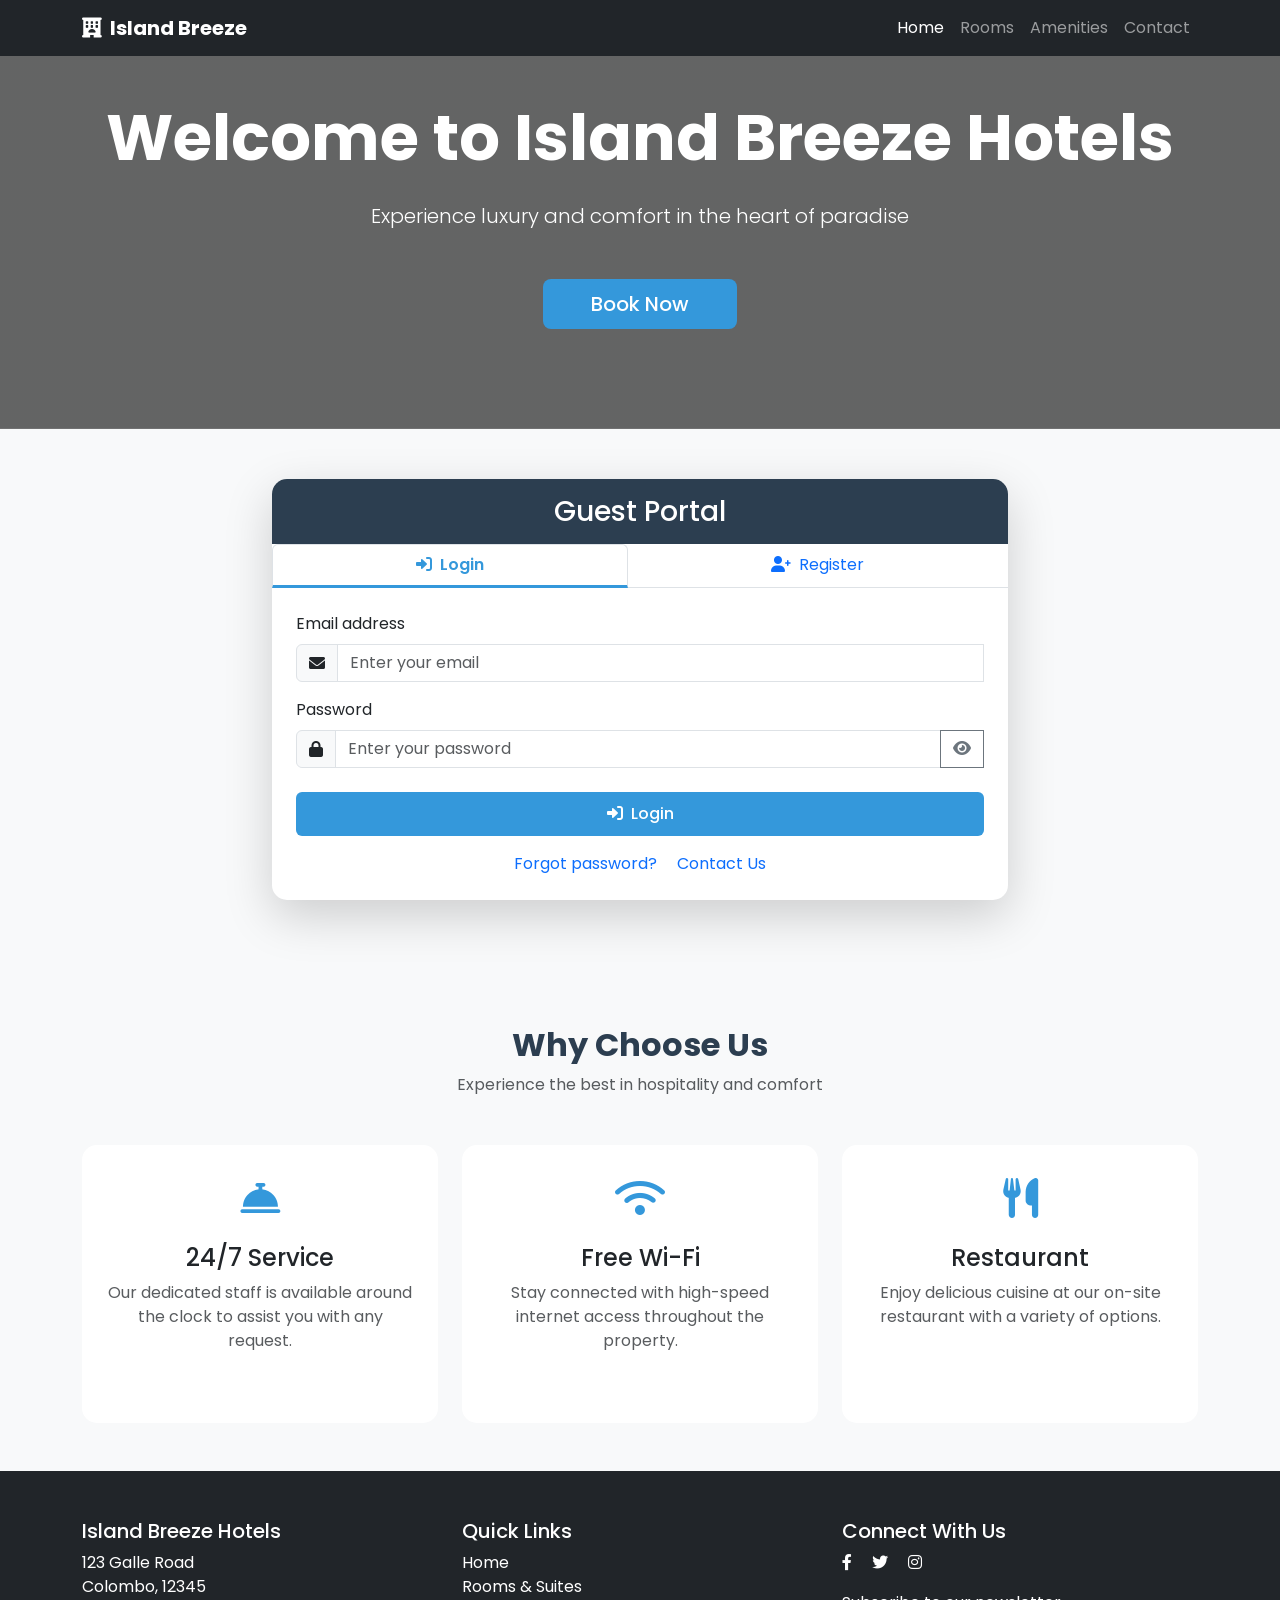
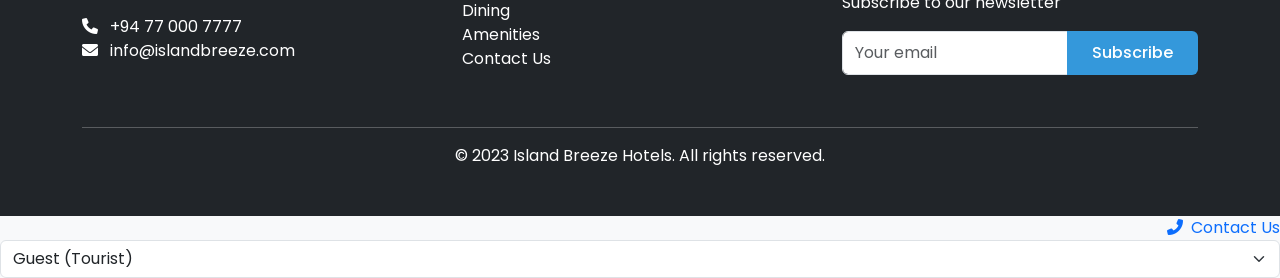
<file: hotel-management-system/hotel-management-system/target/classes/static/guest-payments.html>
<!DOCTYPE html>
<html lang="en">
<head>
    <meta charset="UTF-8">
    <meta name="viewport" content="width=device-width, initial-scale=1.0">
    <title>My Payments - Island Breeze Hotels</title>
    <link href="https://fonts.googleapis.com/css2?family=Poppins:wght@300;400;500;600;700&display=swap" rel="stylesheet">
    <link rel="stylesheet" href="https://cdnjs.cloudflare.com/ajax/libs/font-awesome/6.0.0/css/all.min.css">
    <link href="https://cdn.jsdelivr.net/npm/bootstrap@5.3.2/dist/css/bootstrap.min.css" rel="stylesheet">
    <style>
        :root {
            --primary-color: #2c3e50;
            --secondary-color: #3498db;
            --success-color: #27ae60;
            --danger-color: #e74c3c;
            --light-bg: #f5f6fa;
            --card-shadow: 0 2px 10px rgba(0, 0, 0, 0.05);
        }
        
        body {
            font-family: 'Poppins', sans-serif;
            background-color: var(--light-bg);
            color: #333;
        }
        
        /* Navigation */
        .navbar {
            background: linear-gradient(135deg, var(--primary-color) 0%, var(--secondary-color) 100%);
            box-shadow: 0 2px 10px rgba(0, 0, 0, 0.1);
        }
        
        .navbar-brand {
            font-weight: 700;
            font-size: 1.5rem;
        }
        
        /* Main Content */
        .container {
            padding-top: 2rem;
            padding-bottom: 4rem;
        }
        
        .page-header {
            background: white;
            padding: 30px;
            border-radius: 15px;
            box-shadow: var(--card-shadow);
            margin-bottom: 30px;
        }
        
        .page-header h1 {
            color: var(--primary-color);
            font-weight: 700;
        }
        
        /* Payment Summary */
        .payment-summary {
            background: linear-gradient(135deg, var(--secondary-color) 0%, #2980b9 100%);
            color: white;
            padding: 25px;
            border-radius: 15px;
            margin-bottom: 30px;
            box-shadow: var(--card-shadow);
        }
        
        .payment-summary h2 {
            font-weight: 700;
            font-size: 2rem;
            margin-bottom: 0.25rem;
        }
        
        .payment-summary p {
            opacity: 0.9;
            margin-bottom: 0;
        }
        
        /* Cards */
        .card {
            border: none;
            border-radius: 15px;
            box-shadow: var(--card-shadow);
            margin-bottom: 20px;
            transition: transform 0.3s ease;
        }
        
        .card:hover {
            transform: translateY(-5px);
        }
        
        .card-header {
            background-color: white;
            border-bottom: 1px solid rgba(0,0,0,0.05);
            font-weight: 600;
            padding: 1.25rem 1.5rem;
            border-radius: 15px 15px 0 0 !important;
        }
        
        .card-body {
            padding: 1.5rem;
        }
        
        /* Payment Items */
        .payment-item {
            border-left: 4px solid var(--secondary-color);
            padding: 20px;
            margin-bottom: 15px;
            background: white;
            border-radius: 10px;
            transition: all 0.3s ease;
            display: flex;
            justify-content: space-between;
            align-items: center;
        }
        
        .payment-item:hover {
            transform: translateX(5px);
            box-shadow: 0 4px 15px rgba(0,0,0,0.05);
        }
        
        .payment-details {
            flex: 1;
        }
        
        .payment-amount {
            font-weight: 600;
            font-size: 1.1rem;
        }
        
        .payment-date {
            font-size: 0.9rem;
            color: #6c757d;
        }
        
        /* Badges */
        .badge {
            padding: 8px 15px;
            border-radius: 8px;
            font-weight: 500;
            font-size: 0.8rem;
            text-transform: uppercase;
            letter-spacing: 0.5px;
        }
        
        .badge-pending {
            background-color: #f39c12;
        }
        
        .badge-paid {
            background-color: var(--success-color);
        }
        
        .badge-failed {
            background-color: var(--danger-color);
        }
        
        /* Form Elements */
        .form-label {
            font-weight: 500;
            margin-bottom: 0.5rem;
            color: #495057;
        }
        
        .form-control, .form-select {
            padding: 0.75rem 1rem;
            border: 1px solid #e1e5eb;
            border-radius: 10px;
            transition: all 0.3s ease;
        }
        
        .form-control:focus, .form-select:focus {
            border-color: var(--secondary-color);
            box-shadow: 0 0 0 0.25rem rgba(52, 152, 219, 0.25);
        }
        
        /* Buttons */
        .btn {
            padding: 0.65rem 1.5rem;
            border-radius: 10px;
            font-weight: 500;
            transition: all 0.3s ease;
        }
        
        .btn-primary {
            background-color: var(--secondary-color);
            border-color: var(--secondary-color);
        }
        
        .btn-primary:hover {
            background-color: #2980b9;
            border-color: #2980b9;
            transform: translateY(-2px);
        }
        
        .btn-outline-primary {
            color: var(--secondary-color);
            border-color: var(--secondary-color);
        }
        
        .btn-outline-primary:hover {
            background-color: var(--secondary-color);
            border-color: var(--secondary-color);
        }
        
        /* Tabs */
        .nav-tabs {
            border-bottom: 2px solid #e9ecef;
            margin-bottom: 1.5rem;
        }
        
        .nav-tabs .nav-link {
            border: none;
            color: #6c757d;
            font-weight: 500;
            padding: 0.75rem 1.5rem;
            margin-right: 0.5rem;
            border-radius: 8px 8px 0 0;
            transition: all 0.3s ease;
        }
        
        .nav-tabs .nav-link.active {
            color: var(--secondary-color);
            background-color: rgba(52, 152, 219, 0.1);
            border-bottom: 3px solid var(--secondary-color);
        }
        
        /* Card Elements */
        .card-item {
            border: 2px solid #e9ecef;
            border-radius: 15px;
            padding: 20px;
            margin-bottom: 15px;
            transition: all 0.3s ease;
            cursor: pointer;
            position: relative;
        }
        
        .card-item:hover {
            border-color: var(--secondary-color);
            transform: translateY(-2px);
        }
        
        .card-item.selected {
            border-color: var(--secondary-color);
            background-color: #f8f9ff;
        }
        
        .card-item.default {
            border-color: var(--success-color);
            background-color: #f8fff8;
        }
        
        .card-number {
            font-family: 'Courier New', monospace;
            font-size: 1.1rem;
            font-weight: 600;
            color: var(--primary-color);
            letter-spacing: 0.5px;
        }
        
        .card-expiry {
            color: #6c757d;
            font-size: 0.9rem;
        }
        
        .card-actions {
            display: flex;
            gap: 10px;
            margin-top: 15px;
        }
        
        /* Utility Classes */
        .hidden {
            display: none !important;
        }
        
        .form-section {
            display: none;
        }
        
        .form-section.active {
            display: block;
            animation: fadeIn 0.3s ease;
        }
        
        @keyframes fadeIn {
            from { opacity: 0; transform: translateY(10px); }
            to { opacity: 1; transform: translateY(0); }
        }
        
        /* Responsive Adjustments */
        @media (max-width: 768px) {
            .page-header {
                padding: 20px;
            }
            
            .payment-summary {
                padding: 20px;
            }
            
            .payment-item {
                flex-direction: column;
                text-align: left;
                align-items: flex-start;
            }
            
            .payment-amount {
                margin-top: 10px;
            }
        }
    </style>
</head>
<body>
    <!-- Navigation -->
    <nav class="navbar navbar-expand-lg navbar-dark">
        <div class="container">
            <a class="navbar-brand fw-bold" href="#">
                <i class="fas fa-hotel me-2"></i>Island Breeze Hotels
            </a>
            <button class="navbar-toggler" type="button" data-bs-toggle="collapse" data-bs-target="#navbarNav">
                <span class="navbar-toggler-icon"></span>
            </button>
            <div class="collapse navbar-collapse" id="navbarNav">
                <ul class="navbar-nav ms-auto">
                    <li class="nav-item">
                        <a class="nav-link" href="guest-dashboard.html">
                            <i class="fas fa-home me-1"></i>Dashboard
                        </a>
                    </li>
                    <li class="nav-item">
                        <a class="nav-link active" href="guest-payments.html">
                            <i class="fas fa-credit-card me-1"></i>Payments
                        </a>
                    </li>
                    <li class="nav-item">
                        <a class="nav-link" href="guest-cards.html">
                            <i class="fas fa-wallet me-1"></i>My Cards
                        </a>
                    </li>
                    <li class="nav-item">
                        <a class="nav-link" href="guest-reviews.html">
                            <i class="fas fa-star me-1"></i>Reviews
                        </a>
                    </li>
                    <li class="nav-item">
                        <a class="nav-link" href="guest-contact.html">
                            <i class="fas fa-phone-alt me-1"></i>Contact Us
                        </a>
                    </li>
                    <li class="nav-item">
                        <a class="nav-link" href="#" id="logoutBtn">
                            <i class="fas fa-sign-out-alt me-1"></i>Logout
                        </a>
                    </li>
                </ul>
            </div>
        </div>
    </nav>

    <!-- Main Content -->
    <div class="container">
        <div class="page-header">
            <h1><i class="fas fa-credit-card me-3"></i>My Payments & Cards</h1>
            <p class="text-muted mb-0">Manage your payment history and saved cards</p>
        </div>

        <!-- Payment Summary -->
        <div class="row mb-4">
            <div class="col-md-4 mb-3">
                <div class="payment-summary text-center">
                    <h2 id="totalPaid">$0</h2>
                    <p>Total Paid</p>
                </div>
            </div>
            <div class="col-md-4 mb-3">
                <div class="payment-summary text-center" style="background: linear-gradient(135deg, #f39c12 0%, #e67e22 100%);">
                    <h2 id="pendingAmount">$0</h2>
                    <p>Pending</p>
                </div>
            </div>
            <div class="col-md-4 mb-3">
                <div class="payment-summary text-center" style="background: linear-gradient(135deg, #27ae60 0%, #219653 100%);">
                    <h2 id="paymentCount">0</h2>
                    <p>Transactions</p>
                </div>
            </div>
        </div>

        <!-- Tabs -->
        <ul class="nav nav-tabs" id="paymentTab" role="tablist">
            <li class="nav-item" role="presentation">
                <button class="nav-link active" id="payments-tab" data-bs-toggle="tab" data-bs-target="#payments" type="button" role="tab">
                    <i class="fas fa-history me-2"></i>Payment History
                </button>
            </li>
            <li class="nav-item" role="presentation">
                <button class="nav-link" id="make-payment-tab" data-bs-toggle="tab" data-bs-target="#make-payment" type="button" role="tab">
                    <i class="fas fa-plus-circle me-2"></i>Make a Payment
                </button>
            </li>
            <li class="nav-item" role="presentation">
                <button class="nav-link" id="cards-tab" data-bs-toggle="tab" data-bs-target="#cards" type="button" role="tab">
                    <i class="far fa-credit-card me-2"></i>My Cards
                </button>
            </li>
        </ul>

        <!-- Tab Content -->
        <div class="tab-content" id="paymentTabContent">
            <!-- Payment History Tab -->
            <div class="tab-pane fade show active" id="payments" role="tabpanel">
                <div class="card">
                    <div class="card-body">
                        <div class="d-flex justify-content-between align-items-center mb-4">
                            <h5 class="card-title mb-0">Recent Transactions</h5>
                            <button class="btn btn-sm btn-outline-primary" onclick="window.print()">
                                <i class="fas fa-print me-1"></i> Print Statement
                            </button>
                        </div>
                        <div id="paymentsList">
                            <div class="text-center py-5">
                                <div class="spinner-border text-primary" role="status">
                                    <span class="visually-hidden">Loading...</span>
                                </div>
                                <p class="mt-2">Loading payment history...</p>
                            </div>
                        </div>
                    </div>
                </div>
            </div>

            <!-- Make Payment Tab -->
            <div class="tab-pane fade" id="make-payment" role="tabpanel">
                <div class="card">
                    <div class="card-body">
                        <h3 class="card-title mb-4"><i class="fas fa-plus-circle me-2"></i>Make a Payment</h3>
                        <form id="paymentForm" class="needs-validation" novalidate>
                            <div class="row">
                                <div class="col-md-6 mb-3">
                                    <label for="bookingId" class="form-label">Booking ID</label>
                                    <input type="text" class="form-control" id="bookingId" required>
                                    <div class="invalid-feedback">Please enter a booking ID</div>
                                </div>
                                <div class="col-md-6 mb-3">
                                    <label for="amount" class="form-label">Amount ($)</label>
                                    <div class="input-group">
                                        <span class="input-group-text">$</span>
                                        <input type="number" class="form-control" id="amount" min="0" step="0.01" required>
                                        <div class="invalid-feedback">Please enter a valid amount</div>
                                    </div>
                                </div>
                            </div>
                            
                            <div class="mb-4">
                                <label class="form-label">Payment Method</label>
                                <div class="form-check mb-2">
                                    <input class="form-check-input" type="radio" name="paymentMethod" id="newCardRadio" value="NEW_CARD" checked>
                                    <label class="form-check-label" for="newCardRadio">
                                        New Credit/Debit Card
                                    </label>
                                </div>
                                <div class="form-check mb-2">
                                    <input class="form-check-input" type="radio" name="paymentMethod" id="savedCardRadio" value="SAVED_CARD">
                                    <label class="form-check-label" for="savedCardRadio">
                                        Use Saved Card
                                    </label>
                                </div>
                            </div>

                            <!-- New Card Form -->
                            <div id="newCardSection" class="form-section active">
                                <div class="row">
                                    <div class="col-md-6 mb-3">
                                        <label for="newCardNumber" class="form-label">Card Number</label>
                                        <input type="text" class="form-control" id="newCardNumber" 
                                               placeholder="1234 5678 9012 3456" required
                                               pattern="\d{4}\s?\d{4}\s?\d{4}\s?\d{4}"
                                               oninput="formatCardNumber(this)">
                                        <div class="invalid-feedback">Please enter a valid 16-digit card number</div>
                                    </div>
                                    <div class="col-md-6 mb-3">
                                        <label for="cardHolderName" class="form-label">Cardholder Name</label>
                                        <input type="text" class="form-control" id="cardHolderName" required>
                                        <div class="invalid-feedback">Please enter the cardholder name</div>
                                    </div>
                                </div>
                                <div class="row">
                                    <div class="col-md-4 mb-3">
                                        <label for="expiryDate" class="form-label">Expiry Date</label>
                                        <input type="text" class="form-control" id="expiryDate" 
                                               placeholder="MM/YY" required
                                               pattern="(0[1-9]|1[0-2])\/?([0-9]{2})"
                                               oninput="formatExpiryDate(this)">
                                        <div class="invalid-feedback">Please enter a valid expiry date (MM/YY)</div>
                                    </div>
                                    <div class="col-md-4 mb-3">
                                        <label for="cvv" class="form-label">CVV</label>
                                        <input type="text" class="form-control" id="cvv" 
                                               placeholder="123" required
                                               pattern="\d{3,4}"
                                               maxlength="4"
                                               onkeypress="return isNumberKey(event)">
                                        <div class="invalid-feedback">Please enter a valid CVV</div>
                                    </div>
                                    <div class="col-md-4 mb-3 d-flex align-items-end">
                                        <div class="form-check">
                                            <input class="form-check-input" type="checkbox" id="saveCard">
                                            <label class="form-check-label" for="saveCard">
                                                Save card for future payments
                                            </label>
                                        </div>
                                    </div>
                                </div>
                            </div>

                            <!-- Saved Cards -->
                            <div id="savedCardsSection" class="form-section">
                                <div id="savedCardsList" class="mb-3">
                                    <div class="text-center py-3">
                                        <div class="spinner-border spinner-border-sm text-primary" role="status">
                                            <span class="visually-hidden">Loading...</span>
                                        </div>
                                        <p class="mt-2">Loading saved cards...</p>
                                    </div>
                                </div>
                                <div class="text-end mb-3">
                                    <button type="button" class="btn btn-outline-primary btn-sm" onclick="showAddCardModal()">
                                        <i class="fas fa-plus me-1"></i> Add New Card
                                    </button>
                                </div>
                            </div>

                            <div class="d-grid gap-2 d-md-flex justify-content-md-end mt-4">
                                <button type="button" class="btn btn-light me-md-2" onclick="resetPaymentForm()">Cancel</button>
                                <button type="submit" class="btn btn-primary">
                                    <i class="fas fa-lock me-2"></i>Make Secure Payment
                                </button>
                            </div>
                        </form>
                    </div>
                </div>
            </div>

            <!-- My Cards Tab -->
            <div class="tab-pane fade" id="cards" role="tabpanel">
                <div class="card">
                    <div class="card-body">
                        <div class="d-flex justify-content-between align-items-center mb-4">
                            <h3 class="card-title mb-0"><i class="far fa-credit-card me-2"></i>My Saved Cards</h3>
                            <button class="btn btn-primary btn-sm" onclick="showAddCardModal()">
                                <i class="fas fa-plus me-1"></i> Add New Card
                            </button>
                        </div>
                        
                        <div id="cardsList">
                            <div class="text-center py-5">
                                <div class="spinner-border text-primary" role="status">
                                    <span class="visually-hidden">Loading...</span>
                                </div>
                                <p class="mt-2">Loading your saved cards...</p>
                            </div>
                        </div>
                    </div>
                </div>
            </div>
        </div>
    </div>

    <!-- Add/Edit Card Modal -->
    <div class="modal fade" id="cardModal" tabindex="-1">
        <div class="modal-dialog">
            <div class="modal-content">
                <div class="modal-header">
                    <h5 class="modal-title" id="cardModalTitle">Add New Card</h5>
                    <button type="button" class="btn-close" data-bs-dismiss="modal" aria-label="Close"></button>
                </div>
                <div class="modal-body">
                    <form id="cardForm" class="needs-validation" novalidate>
                        <input type="hidden" id="editCardId">
                        <div class="mb-3">
                            <label for="modalCardNumber" class="form-label">Card Number</label>
                            <input type="text" class="form-control" id="modalCardNumber" 
                                   placeholder="1234 5678 9012 3456" required
                                   pattern="\d{4}\s?\d{4}\s?\d{4}\s?\d{4}"
                                   oninput="formatCardNumber(this)">
                            <div class="invalid-feedback">Please enter a valid 16-digit card number</div>
                        </div>
                        <div class="mb-3">
                            <label for="modalCardName" class="form-label">Cardholder Name</label>
                            <input type="text" class="form-control" id="modalCardName" required>
                            <div class="invalid-feedback">Please enter the cardholder name</div>
                        </div>
                        <div class="row">
                            <div class="col-md-6 mb-3">
                                <label for="modalExpiryDate" class="form-label">Expiry Date</label>
                                <input type="text" class="form-control" id="modalExpiryDate" 
                                       placeholder="MM/YY" required
                                       pattern="(0[1-9]|1[0-2])\/?([0-9]{2})"
                                       oninput="formatExpiryDate(this)">
                                <div class="invalid-feedback">Please enter a valid expiry date (MM/YY)</div>
                            </div>
                            <div class="col-md-6 mb-3">
                                <label for="modalCvv" class="form-label">CVV</label>
                                <input type="text" class="form-control" id="modalCvv" 
                                       placeholder="123" required
                                       pattern="\d{3,4}"
                                       maxlength="4"
                                       onkeypress="return isNumberKey(event)">
                                <div class="invalid-feedback">Please enter a valid CVV</div>
                            </div>
                        </div>
                        <div class="form-check mb-3">
                            <input class="form-check-input" type="checkbox" id="setAsDefault">
                            <label class="form-check-label" for="setAsDefault">
                                Set as default payment method
                            </label>
                        </div>
                    </form>
                </div>
                <div class="modal-footer">
                    <button type="button" class="btn btn-light" data-bs-dismiss="modal">Cancel</button>
                    <button type="button" class="btn btn-primary" id="saveCardBtn" onclick="saveCard()">Save Card</button>
                </div>
            </div>
        </div>
    </div>

    <!-- Success Toast -->
    <div class="position-fixed bottom-0 end-0 p-3" style="z-index: 11">
        <div id="successToast" class="toast" role="alert" aria-live="assertive" aria-atomic="true">
            <div class="toast-header bg-success text-white">
                <strong class="me-auto">Success</strong>
                <button type="button" class="btn-close btn-close-white" data-bs-dismiss="toast" aria-label="Close"></button>
            </div>
            <div class="toast-body" id="successMessage">
                Operation completed successfully!
            </div>
        </div>
    </div>

    <!-- Error Toast -->
    <div class="position-fixed bottom-0 end-0 p-3" style="z-index: 11">
        <div id="errorToast" class="toast" role="alert" aria-live="assertive" aria-atomic="true">
            <div class="toast-header bg-danger text-white">
                <strong class="me-auto">Error</strong>
                <button type="button" class="btn-close btn-close-white" data-bs-dismiss="toast" aria-label="Close"></button>
            </div>
            <div class="toast-body" id="errorMessage">
                An error occurred. Please try again.
            </div>
        </div>
    </div>

    <script src="https://cdn.jsdelivr.net/npm/bootstrap@5.3.2/dist/js/bootstrap.bundle.min.js"></script>
    <script>
        // Global variables
        let isSubmitting = false;
        const guestInfo = JSON.parse(localStorage.getItem('guestInfo') || '{}');
        
        // Check if user is logged in
        function checkLoggedIn() {
            if (!guestInfo || !guestInfo.id) {
                window.location.href = 'index.html';
                return false;
            }
            return true;
        }
        
        // Only proceed if user is logged in
        if (!checkLoggedIn()) {
            window.location.href = 'index.html';
        }

        // Initialize tooltips
        document.addEventListener('DOMContentLoaded', function() {
            const tooltipTriggerList = [].slice.call(document.querySelectorAll('[data-bs-toggle="tooltip"]'));
            tooltipTriggerList.map(function(tooltipTriggerEl) {
                return new bootstrap.Tooltip(tooltipTriggerEl);
            });
            
            // Initialize forms validation
            const forms = document.querySelectorAll('.needs-validation');
            Array.from(forms).forEach(form => {
                form.addEventListener('submit', event => {
                    if (!form.checkValidity()) {
                        event.preventDefault();
                        event.stopPropagation();
                    }
                    form.classList.add('was-validated');
                }, false);
            });
            
            // Initialize payment method toggle
            const paymentMethodRadios = document.querySelectorAll('input[name="paymentMethod"]');
            paymentMethodRadios.forEach(radio => {
                radio.addEventListener('change', togglePaymentFields);
            });
            
            // Load initial data
            fetchPayments();
            fetchCards();
            loadPendingPayments();
            // Periodic refresh for payment summary and pending amounts
            let paymentsRefreshTimer = setInterval(() => {
                if (!document.hidden) {
                    fetchPayments();
                    loadPendingPayments();
                }
            }, 15000);
            // Refresh when tab becomes visible
            document.addEventListener('visibilitychange', () => {
                if (!document.hidden) {
                    fetchPayments();
                    loadPendingPayments();
                }
            });
            // Cleanup on unload
            window.addEventListener('beforeunload', () => {
                if (paymentsRefreshTimer) clearInterval(paymentsRefreshTimer);
            });
            
            // Logout button
            document.getElementById('logoutBtn')?.addEventListener('click', function(e) {
                e.preventDefault();
                localStorage.removeItem('guestToken');
                localStorage.removeItem('guestInfo');
                window.location.href = 'index.html';
            });
            
            // Tab change event
            const tabEl = document.querySelector('button[data-bs-toggle="tab"]');
            if (tabEl) {
                tabEl.addEventListener('shown.bs.tab', function (event) {
                    if (event.target.id === 'cards-tab') {
                        fetchCards();
                    } else if (event.target.id === 'payments-tab') {
                        fetchPayments();
                    }
                });
            }
        });

        // Format card number with spaces
        function formatCardNumber(input) {
            let value = input.value.replace(/\s+/g, '').replace(/[^0-9]/gi, '');
            let formatted = '';
            
            for (let i = 0; i < value.length; i++) {
                if (i > 0 && i % 4 === 0) {
                    formatted += ' ';
                }
                formatted += value[i];
            }
            
            input.value = formatted;
        }
        
        // Format expiry date as MM/YY
        function formatExpiryDate(input) {
            let value = input.value.replace(/\D/g, '');
            
            if (value.length > 2) {
                value = value.substring(0, 2) + '/' + value.substring(2, 4);
            }
            
            input.value = value;
        }
        
        // Allow only numbers
        function isNumberKey(evt) {
            const charCode = (evt.which) ? evt.which : evt.keyCode;
            if (charCode > 31 && (charCode < 48 || charCode > 57)) {
                evt.preventDefault();
                return false;
            }
            return true;
        }
        
        // Toggle payment fields based on selected method
        function togglePaymentFields() {
            const paymentMethod = document.querySelector('input[name="paymentMethod"]:checked').value;
            const newCardSection = document.getElementById('newCardSection');
            const savedCardsSection = document.getElementById('savedCardsSection');
            
            if (paymentMethod === 'NEW_CARD') {
                newCardSection.classList.add('active');
                savedCardsSection.classList.remove('active');
            } else if (paymentMethod === 'SAVED_CARD') {
                newCardSection.classList.remove('active');
                savedCardsSection.classList.add('active');
                loadSavedCardsForPayment();
            }
        }
        
        // Fetch payment history
        async function fetchPayments() {
            try {
                const response = await fetch(`/api/payments/guest/${guestInfo.id}`);
                if (response.ok) {
                    const payments = await response.json();
                    displayPayments(payments);
                    updateSummary(payments);
                } else {
                    throw new Error('Failed to fetch payments');
                }
            } catch (error) {
                console.error('Error fetching payments:', error);
                showError('Failed to load payment history. Please try again later.');
            }
        }
        
        // Fetch saved cards
        async function fetchCards() {
            try {
                const response = await fetch(`/api/cards/user/${guestInfo.id}`);
                if (response.ok) {
                    const cards = await response.json();
                    displayCards(cards);
                } else {
                    throw new Error('Failed to fetch cards');
                }
            } catch (error) {
                console.error('Error fetching cards:', error);
                showError('Failed to load saved cards. Please try again later.');
            }
        }
        
        // Display payments in the table
        function displayPayments(payments) {
            const paymentsList = document.getElementById('paymentsList');
            
            if (!payments || payments.length === 0) {
                paymentsList.innerHTML = `
                    <div class="text-center py-5">
                        <i class="fas fa-credit-card fa-3x text-muted mb-3"></i>
                        <p class="text-muted">No payment history found</p>
                    </div>
                `;
                return;
            }
            
            let html = `
                <div class="table-responsive">
                    <table class="table table-hover">
                        <thead>
                            <tr>
                                <th>Date</th>
                                <th>Transaction ID</th>
                                <th>Booking ID</th>
                                <th>Description</th>
                                <th class="text-end">Amount</th>
                                <th class="text-center">Status</th>
                                <th class="text-end">Actions</th>
                            </tr>
                        </thead>
                        <tbody>
            `;
            
            payments.forEach(payment => {
                const paymentDate = new Date(payment.paymentDate || new Date()).toLocaleDateString();
                const amount = parseFloat(payment.amount || 0).toFixed(2);
                const status = payment.status || 'PENDING';
                const statusColor = getStatusColor(status);
                
                html += `
                    <tr>
                        <td>${paymentDate}</td>
                        <td>${payment.paymentId || 'N/A'}</td>
                        <td>${payment.bookingId || 'N/A'}</td>
                        <td>${payment.description || 'Room Booking Payment'}</td>
                        <td class="text-end">$${amount}</td>
                        <td class="text-center">
                            <span class="badge ${statusColor}">${status}</span>
                        </td>
                        <td class="text-end">
                            <button class="btn btn-sm btn-outline-primary me-1" 
                                    onclick="downloadReceipt('${payment.paymentId}')"
                                    data-bs-toggle="tooltip" 
                                    title="Download Receipt">
                                <i class="fas fa-download"></i>
                            </button>
                        </td>
                    </tr>
                `;
            });
            
            html += `
                        </tbody>
                    </table>
                </div>
            `;
            
            paymentsList.innerHTML = html;
            
            // Re-initialize tooltips
            const tooltipTriggerList = [].slice.call(document.querySelectorAll('[data-bs-toggle="tooltip"]'));
            tooltipTriggerList.map(function(tooltipTriggerEl) {
                return new bootstrap.Tooltip(tooltipTriggerEl);
            });
        }
        
        // Display saved cards
        function displayCards(cards) {
            const cardsList = document.getElementById('cardsList');
            
            if (!cards || cards.length === 0) {
                cardsList.innerHTML = `
                    <div class="text-center py-5">
                        <i class="far fa-credit-card fa-3x text-muted mb-3"></i>
                        <p class="text-muted">No saved cards found</p>
                        <button class="btn btn-primary mt-2" onclick="showAddCardModal()">
                            <i class="fas fa-plus me-1"></i> Add New Card
                        </button>
                    </div>
                `;
                return;
            }
            
            let html = '<div class="row">';
            
            cards.forEach(card => {
                const lastFour = card.cardNumber ? card.cardNumber.slice(-4) : '••••';
                const cardType = getCardType(card.cardNumber || '');
                const isDefault = card.isDefault ? 'default' : '';
                const cardClass = `card-item ${isDefault}`;
                
                html += `
                    <div class="col-md-6 mb-3">
                        <div class="${cardClass}" id="card-${card.cardId}">
                            <div class="d-flex justify-content-between align-items-start">
                                <div>
                                    <div class="d-flex align-items-center mb-2">
                                        <i class="${getCardIconClass(cardType)} me-2" style="font-size: 1.25rem;"></i>
                                        <span class="fw-bold">${cardType}</span>
                                        ${card.isDefault ? '<span class="badge bg-success ms-2">Default</span>' : ''}
                                    </div>
                                    <div class="card-number">•••• •••• •••• ${lastFour}</div>
                                    <div class="text-muted small mt-1">Expires ${card.expiryDate || '••/••'}</div>
                                    <div class="text-muted small">${card.cardHolderName || 'Cardholder Name'}</div>
                                </div>
                            </div>
                            <div class="card-actions">
                                <button class="btn btn-sm btn-outline-primary" onclick="editCard('${card.cardId}')">
                                    <i class="fas fa-edit me-1"></i> Edit
                                </button>
                                <button class="btn btn-sm btn-outline-secondary" 
                                        onclick="setDefaultCard('${card.cardId}')"
                                        ${card.isDefault ? 'disabled' : ''}>
                                    <i class="fas fa-star me-1"></i> Set as Default
                                </button>
                                <button class="btn btn-sm btn-outline-danger" 
                                        onclick="deleteCard('${card.cardId}')">
                                    <i class="fas fa-trash-alt me-1"></i> Delete
                                </button>
                            </div>
                        </div>
                    </div>
                `;
            });
            
            html += '</div>';
            cardsList.innerHTML = html;
        }
        
        // Load saved cards for payment
        async function loadSavedCardsForPayment() {
            try {
                const response = await fetch(`/api/cards/user/${guestInfo.id}`);
                if (response.ok) {
                    const cards = await response.json();
                    const savedCardsList = document.getElementById('savedCardsList');
                    
                    if (!cards || cards.length === 0) {
                        savedCardsList.innerHTML = `
                            <div class="alert alert-info">
                                No saved cards found. Please add a new card.
                            </div>
                        `;
                        return;
                    }
                    
                    let html = '<div class="list-group">';
                    
                    cards.forEach((card, index) => {
                        const lastFour = card.cardNumber ? card.cardNumber.slice(-4) : '••••';
                        const cardType = getCardType(card.cardNumber || '');
                        const isDefault = card.isDefault ? 'border-primary' : '';
                        
                        html += `
                            <div class="list-group-item list-group-item-action ${isDefault}">
                                <div class="form-check">
                                    <input class="form-check-input" 
                                           type="radio" 
                                           name="savedCard" 
                                           id="savedCard${index}" 
                                           value="${card.cardId}"
                                           ${card.isDefault ? 'checked' : ''}
                                           onchange="selectCard('${card.cardId}')">
                                    <label class="form-check-label d-flex align-items-center" for="savedCard${index}">
                                        <i class="${getCardIconClass(cardType)} me-2"></i>
                                        <span>•••• •••• •••• ${lastFour} (${card.expiryDate || '••/••'})</span>
                                        ${card.isDefault ? '<span class="badge bg-primary ms-2">Default</span>' : ''}
                                    </label>
                                </div>
                            </div>
                        `;
                    });
                    
                    html += '</div>';
                    savedCardsList.innerHTML = html;
                }
            } catch (error) {
                console.error('Error loading saved cards:', error);
                showError('Failed to load saved cards. Please try again.');
            }
        }
        
        // Select a saved card for payment
        function selectCard(cardId) {
            // Remove selected class from all cards
            document.querySelectorAll('.list-group-item').forEach(item => {
                item.classList.remove('active');
            });
            
            // Add selected class to the clicked card
            const selectedCard = document.querySelector(`input[value="${cardId}"]`).closest('.list-group-item');
            if (selectedCard) {
                selectedCard.classList.add('active');
            }
        }
        
        // Show add card modal
        function showAddCardModal() {
            document.getElementById('cardModalTitle').textContent = 'Add New Card';
            document.getElementById('cardForm').reset();
            document.getElementById('editCardId').value = '';
            document.getElementById('setAsDefault').checked = false;
            
            const modal = new bootstrap.Modal(document.getElementById('cardModal'));
            modal.show();
        }
        
        // Edit card
        function editCard(cardId) {
            fetch(`/api/cards/${cardId}/user/${guestInfo.id}`)
                .then(response => response.json())
                .then(card => {
                    document.getElementById('cardModalTitle').textContent = 'Edit Card';
                    document.getElementById('editCardId').value = card.id;
                    document.getElementById('modalCardNumber').value = card.cardNumber || '';
                    document.getElementById('modalCardName').value = card.cardHolderName || '';
                    document.getElementById('modalExpiryDate').value = card.expiryDate || '';
                    document.getElementById('modalCvv').value = '';
                    document.getElementById('setAsDefault').checked = card.isDefault || false;
                    
                    const modal = new bootstrap.Modal(document.getElementById('cardModal'));
                    modal.show();
                })
                .catch(error => {
                    console.error('Error fetching card details:', error);
                    showError('Failed to load card details. Please try again.');
                });
        }
        
        // Save card (add or update)
        async function saveCard() {
            const cardId = document.getElementById('editCardId').value;
            const cardNumber = document.getElementById('modalCardNumber').value.replace(/\s+/g, '');
            const cardholderName = document.getElementById('modalCardName').value;
            const expiryDate = document.getElementById('modalExpiryDate').value;
            const cvv = document.getElementById('modalCvv').value;
            const isDefault = document.getElementById('setAsDefault').checked;
            
            if (!cardNumber || !cardholderName || !expiryDate || !cvv) {
                showError('Please fill in all required fields');
                return;
            }
            
            // Backend expects exactly 12 digits; trim to first 12
            const cardNumber12 = cardNumber.replace(/\D/g, '').slice(0, 12);
            if (cardNumber12.length !== 12) {
                showError('Please enter a valid card number (12+ digits)');
                return;
            }
            
            // Map to backend DTOs
            const createPayload = {
                cardNumber: cardNumber12,
                cardHolderName: cardholderName,
                cvv: cvv,
                expiryDate: expiryDate,
                cardType: 'CREDIT',
                isDefault: isDefault
            };
            const updatePayload = {
                cardHolderName: cardholderName,
                cvv: cvv,
                expiryDate: expiryDate,
                cardType: 'CREDIT',
                isDefault: isDefault
            };
            
            try {
                const url = cardId ? `/api/cards/${cardId}/user/${guestInfo.id}` : `/api/cards/user/${guestInfo.id}`;
                const method = cardId ? 'PUT' : 'POST';
                
                const response = await fetch(url, {
                    method: method,
                    headers: {
                        'Content-Type': 'application/json'
                    },
                    body: JSON.stringify(cardId ? updatePayload : createPayload)
                });
                
                if (response.ok) {
                    const modal = bootstrap.Modal.getInstance(document.getElementById('cardModal'));
                    modal.hide();
                    
                    showSuccess(cardId ? 'Card updated successfully' : 'Card added successfully');
                    
                    // Refresh cards list
                    fetchCards();
                    loadSavedCardsForPayment();
                } else {
                    const error = await response.text();
                    throw new Error(error || 'Failed to save card');
                }
            } catch (error) {
                console.error('Error saving card:', error);
                showError('Failed to save card. Please try again.');
            }
        }
        
        // Delete card
        function deleteCard(cardId) {
            if (!confirm('Are you sure you want to delete this card?')) {
                return;
            }
            
            fetch(`/api/cards/${cardId}/user/${guestInfo.id}`, {
                method: 'DELETE'
            })
            .then(response => {
                if (response.ok) {
                    showSuccess('Card deleted successfully');
                    fetchCards();
                    loadSavedCardsForPayment();
                } else {
                    throw new Error('Failed to delete card');
                }
            })
            .catch(error => {
                console.error('Error deleting card:', error);
                showError('Failed to delete card. Please try again.');
            });
        }
        
        // Set default card
        function setDefaultCard(cardId) {
            fetch(`/api/cards/${cardId}/user/${guestInfo.id}/default`, {
                method: 'PUT',
                headers: {
                    'Content-Type': 'application/json'
                }
            })
            .then(response => {
                if (response.ok) {
                    showSuccess('Default card updated successfully');
                    fetchCards();
                    loadSavedCardsForPayment();
                } else {
                    throw new Error('Failed to set default card');
                }
            })
            .catch(error => {
                console.error('Error setting default card:', error);
                showError('Failed to set default card. Please try again.');
            });
        }
        
        // Process payment form submission
        document.getElementById('paymentForm')?.addEventListener('submit', async function(e) {
            e.preventDefault();
            
            if (isSubmitting) {
                return;
            }
            
            const form = e.target;
            if (!form.checkValidity()) {
                form.classList.add('was-validated');
                return;
            }
            
            const submitButton = form.querySelector('button[type="submit"]');
            const originalButtonText = submitButton.innerHTML;
            
            isSubmitting = true;
            
            try {
                const bookingIdInput = document.getElementById('bookingId');
                const bookingId = (bookingIdInput.value || '').trim();
                if (!bookingId) {
                    showError('Please enter a valid Booking ID');
                    bookingIdInput.classList.add('is-invalid');
                    bookingIdInput.focus();
                    return;
                } else {
                    bookingIdInput.classList.remove('is-invalid');
                }
                // Only now disable the button and show spinner
                submitButton.disabled = true;
                submitButton.innerHTML = '<span class="spinner-border spinner-border-sm me-1" role="status" aria-hidden="true"></span> Processing...';
                const amount = parseFloat(document.getElementById('amount').value);
                const paymentMethod = document.querySelector('input[name="paymentMethod"]:checked').value;
                
                let paymentData = {
                    bookingId: bookingId,
                    guestId: guestInfo.id,
                    amount: amount,
                    paymentMethod: paymentMethod,
                    status: 'PENDING'
                };
                
                // Add card details if paying with a new card
                if (paymentMethod === 'NEW_CARD') {
                    const cardNumber = document.getElementById('newCardNumber').value.replace(/\s+/g, '');
                    const cardholderName = document.getElementById('cardHolderName').value;
                    const expiryDate = document.getElementById('expiryDate').value;
                    const cvv = document.getElementById('cvv').value;
                    const saveCard = document.getElementById('saveCard').checked;
                    
                    paymentData.cardDetails = {
                        cardNumber: cardNumber,
                        cardholderName: cardholderName,
                        expiryDate: expiryDate,
                        cvv: cvv
                    };
                    
                    if (saveCard) {
                        paymentData.saveCard = true;
                        paymentData.isDefault = false; // Don't set as default automatically
                    }
                }
                // Add card ID if paying with a saved card
                else if (paymentMethod === 'SAVED_CARD') {
                    const selectedCard = document.querySelector('input[name="savedCard"]:checked');
                    if (!selectedCard) {
                        throw new Error('Please select a saved card');
                    }
                    paymentData.cardId = selectedCard.value;
                }
                
                // Process payment via booking-based endpoint
                const response = await fetch(`/api/payments/booking/${encodeURIComponent(bookingId)}?guestId=${encodeURIComponent(guestInfo.id)}&paymentMethod=CARD`, {
                    method: 'POST'
                });
                
                if (!response.ok) {
                    const error = await response.text();
                    throw new Error(error || 'Payment failed');
                }
                
                const result = await response.json();
                
                // Show success message
                showSuccess('Payment processed successfully!');
                
                // Reset form
                form.reset();
                form.classList.remove('was-validated');
                
                // Refresh data
                await Promise.all([
                    fetchPayments(),
                    fetchCards(),
                    loadPendingPayments()
                ]);
                
                // Switch to payments tab
                const paymentsTab = document.getElementById('payments-tab');
                if (paymentsTab) {
                    const tab = new bootstrap.Tab(paymentsTab);
                    tab.show();
                }
                
            } catch (error) {
                console.error('Payment error:', error);
                showError(error.message || 'An error occurred while processing your payment. Please try again.');
            } finally {
                isSubmitting = false;
                submitButton.disabled = false;
                submitButton.innerHTML = originalButtonText;
            }
        });
        
        // Reset payment form
        function resetPaymentForm() {
            const form = document.getElementById('paymentForm');
            form.reset();
            form.classList.remove('was-validated');
            document.getElementById('newCardSection').classList.add('active');
            document.getElementById('savedCardsSection').classList.remove('active');
            document.getElementById('newCardRadio').checked = true;
        }
        
        // Load pending payments
        async function loadPendingPayments() {
            try {
                const response = await fetch(`/api/payments/guest/${guestInfo.id}?status=PENDING`);
                if (response.ok) {
                    const pendingPayments = await response.json();
                    // Prefill the form with first pending payment if available
                    if (Array.isArray(pendingPayments) && pendingPayments.length > 0) {
                        const p = pendingPayments[0];
                        const bookingIdInput = document.getElementById('bookingId');
                        const amountInput = document.getElementById('amount');
                        if (bookingIdInput && p.bookingId) bookingIdInput.value = p.bookingId;
                        if (amountInput && p.amount) amountInput.value = p.amount;
                    }
                }
            } catch (error) {
                console.error('Error loading pending payments:', error);
            }
        }
        
        // Update payment summary
        function updateSummary(payments) {
            // Normalize
            const list = Array.isArray(payments) ? payments : [];
            const byBooking = new Map();
            list.forEach(p => {
                const bid = p.bookingId || '__none__';
                if (!byBooking.has(bid)) byBooking.set(bid, []);
                byBooking.get(bid).push(p);
            });
            let totalPaid = 0;
            let pendingAmount = 0;
            list.forEach(p => {
                const amt = parseFloat(p.amount) || 0;
                if (String(p.status).toUpperCase() === 'PAID') totalPaid += amt;
            });
            byBooking.forEach(arr => {
                const hasPaid = arr.some(x => String(x.status).toUpperCase() === 'PAID');
                if (!hasPaid) {
                    arr.forEach(x => {
                        if (String(x.status).toUpperCase() === 'PENDING') {
                            pendingAmount += (parseFloat(x.amount) || 0);
                        }
                    });
                }
            });
            document.getElementById('totalPaid').textContent = `$${totalPaid.toFixed(2)}`;
            document.getElementById('pendingAmount').textContent = `$${pendingAmount.toFixed(2)}`;
            document.getElementById('paymentCount').textContent = list.length;
        }
        
        // Update pending amount
        function updatePendingAmount(pendingPayments) {
            const pendingAmount = pendingPayments.reduce((sum, p) => sum + (parseFloat(p.amount) || 0), 0);
            document.getElementById('pendingAmount').textContent = `$${pendingAmount.toFixed(2)}`;
        }
        
        // Get status badge color
        function getStatusColor(status) {
            switch (status.toUpperCase()) {
                case 'PAID':
                    return 'bg-success';
                case 'PENDING':
                    return 'bg-warning';
                case 'FAILED':
                case 'DECLINED':
                    return 'bg-danger';
                case 'REFUNDED':
                    return 'bg-info';
                default:
                    return 'bg-secondary';
            }
        }
        
        // Format date
        function formatDate(dateString) {
            if (!dateString) return 'N/A';
            const options = { year: 'numeric', month: 'short', day: 'numeric' };
            return new Date(dateString).toLocaleDateString(undefined, options);
        }
        
        // Get card type from number
        function getCardType(number) {
            const visa = /^4[0-9]{12}(?:[0-9]{3})?$/;
            const mastercard = /^5[1-5][0-9]{14}$/;
            const amex = /^3[47][0-9]{13}$/;
            const discover = /^6(?:011|5[0-9]{2})[0-9]{12}$/;
            
            if (visa.test(number)) return 'Visa';
            if (mastercard.test(number)) return 'Mastercard';
            if (amex.test(number)) return 'Amex';
            if (discover.test(number)) return 'Discover';
            
            return 'Card';
        }
        // Map a card type string to a Font Awesome icon class
        function getCardIconClass(type) {
            const t = String(type || '').toLowerCase();
            if (t.includes('visa')) return 'fa-brands fa-cc-visa';
            if (t.includes('master')) return 'fa-brands fa-cc-mastercard';
            if (t.includes('amex')) return 'fa-brands fa-cc-amex';
            if (t.includes('discover')) return 'fa-brands fa-cc-discover';
            return 'fa-solid fa-credit-card';
        }
        
        // Download receipt
        function downloadReceipt(paymentId) {
            // In a real app, this would generate and download a PDF receipt
            // For now, we'll just show a success message
            showSuccess('Receipt download started');
            
            // Simulate receipt download
            setTimeout(() => {
                const link = document.createElement('a');
                link.href = `data:text/plain;charset=utf-8,${encodeURIComponent(`Receipt for Payment #${paymentId}`)}`;
                link.download = `receipt-${paymentId}.txt`;
                document.body.appendChild(link);
                link.click();
                document.body.removeChild(link);
            }, 1000);
        }
        
        // Show success toast
        function showSuccess(message) {
            const toastEl = document.getElementById('successToast');
            const toast = new bootstrap.Toast(toastEl);
            document.getElementById('successMessage').textContent = message;
            toast.show();
        }
        
        // Show error toast
        function showError(message) {
            const toastEl = document.getElementById('errorToast');
            const toast = new bootstrap.Toast(toastEl);
            document.getElementById('errorMessage').textContent = message;
            toast.show();
        }
    </script>
</body>
</html>
</file>
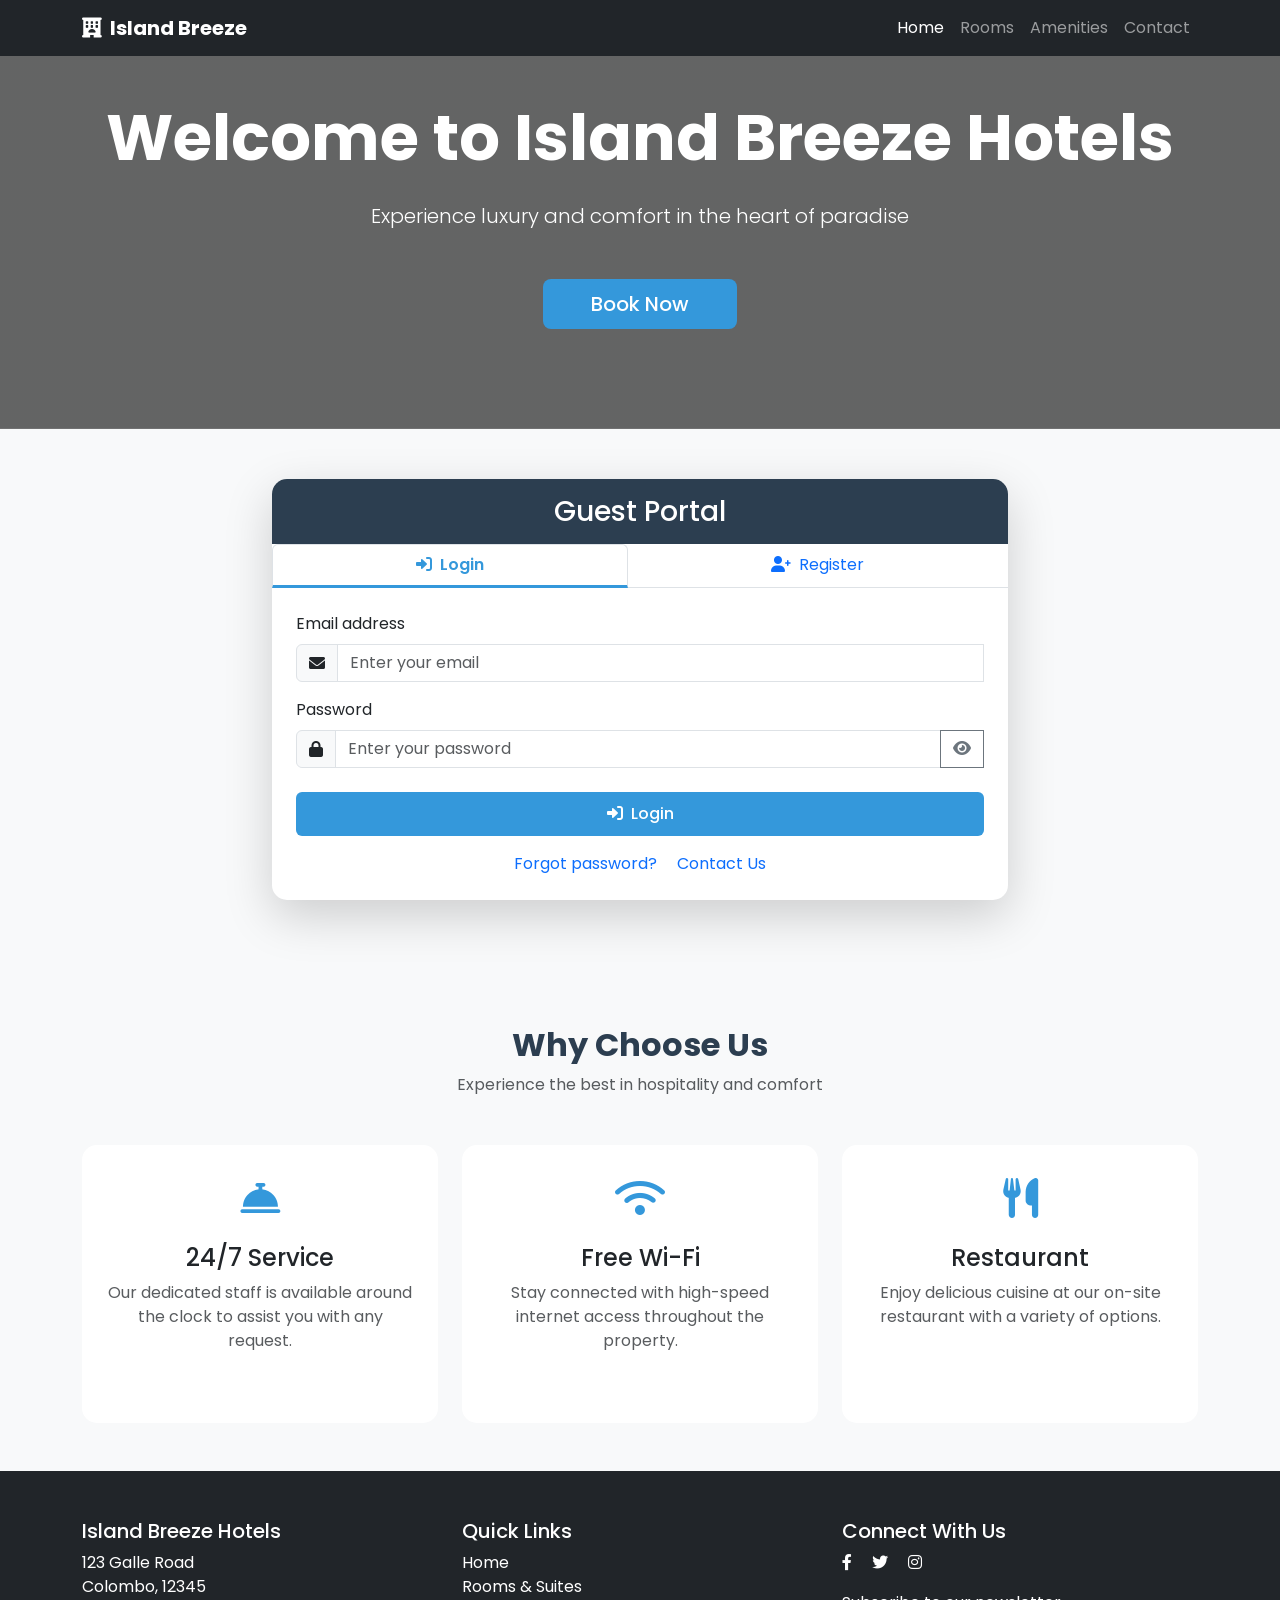
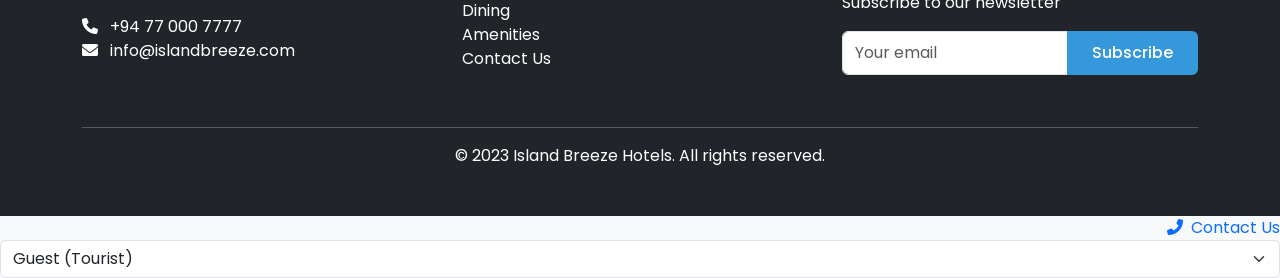
<file: hotel-management-system/hotel-management-system/target/classes/static/guest-reviews.html>
<!DOCTYPE html>
<html lang="en">
<head>
    <meta charset="UTF-8">
    <meta name="viewport" content="width=device-width, initial-scale=1.0">
    <title>My Reviews - Island Breeze Hotels</title>
    <link href="https://fonts.googleapis.com/css2?family=Poppins:wght@300;400;500;600;700&display=swap" rel="stylesheet">
    <link rel="stylesheet" href="https://cdnjs.cloudflare.com/ajax/libs/font-awesome/6.0.0/css/all.min.css">
    <link href="https://cdn.jsdelivr.net/npm/bootstrap@5.3.2/dist/css/bootstrap.min.css" rel="stylesheet">
    <style>
        body {
            font-family: 'Poppins', sans-serif;
            background-color: #f5f6fa;
        }
        .navbar {
            background: linear-gradient(135deg, #2c3e50 0%, #3498db 100%);
            box-shadow: 0 2px 10px rgba(0, 0, 0, 0.1);
        }
        .page-header {
            background: white;
            padding: 30px;
            border-radius: 15px;
            box-shadow: 0 2px 10px rgba(0, 0, 0, 0.05);
            margin: 30px 0;
        }
        .card {
            border: none;
            border-radius: 15px;
            box-shadow: 0 2px 10px rgba(0, 0, 0, 0.05);
            margin-bottom: 20px;
        }
        .review-card {
            border-left: 4px solid #f39c12;
            padding: 20px;
            background: white;
            border-radius: 10px;
            margin-bottom: 15px;
        }
        .star-rating {
            color: #f39c12;
            font-size: 1.2rem;
        }
        .star-input {
            font-size: 2rem;
            cursor: pointer;
            color: #ddd;
            transition: color 0.2s;
        }
        .star-input:hover,
        .star-input.active {
            color: #f39c12;
        }
    </style>
</head>
<body>
    <!-- Navigation -->
    <nav class="navbar navbar-expand-lg navbar-dark">
        <div class="container">
            <a class="navbar-brand fw-bold" href="#">
                <i class="fas fa-hotel me-2"></i>Island Breeze Hotels
            </a>
            <button class="navbar-toggler" type="button" data-bs-toggle="collapse" data-bs-target="#navbarNav">
                <span class="navbar-toggler-icon"></span>
            </button>
            <div class="collapse navbar-collapse" id="navbarNav">
                <ul class="navbar-nav ms-auto">
                    <li class="nav-item">
                        <a class="nav-link" href="guest-dashboard.html">
                            <i class="fas fa-home me-1"></i>Dashboard
                        </a>
                    </li>
                    <li class="nav-item">
                        <a class="nav-link" href="guest-payments.html">
                            <i class="fas fa-credit-card me-1"></i>Payments
                        </a>
                    </li>
                    <li class="nav-item">
                        <a class="nav-link" href="guest-cards.html">
                            <i class="fas fa-wallet me-1"></i>My Cards
                        </a>
                    </li>
                    <li class="nav-item">
                        <a class="nav-link active" href="guest-reviews.html">
                            <i class="fas fa-star me-1"></i>Reviews
                        </a>
                    </li>
                    <li class="nav-item">
                        <a class="nav-link" href="guest-contact.html">
                            <i class="fas fa-phone-alt me-1"></i>Contact Us
                        </a>
                    </li>
                    <li class="nav-item">
                        <a class="nav-link" href="#" id="logoutBtn">
                            <i class="fas fa-sign-out-alt me-1"></i>Logout
                        </a>
                    </li>
                </ul>
            </div>
        </div>
    </nav>

    <!-- Main Content -->
    <div class="container">
        <div class="page-header">
            <h1><i class="fas fa-star me-3"></i>My Reviews</h1>
            <p class="text-muted mb-0">Share your experience with us</p>
        </div>

        <!-- Write Review Section -->
        <div class="card mb-4">
            <div class="card-body">
                <h3 class="card-title mb-4"><i class="fas fa-pen me-2"></i>Write a Review</h3>
                <form id="reviewForm">
                    <div class="mb-3">
                        <label for="bookingId" class="form-label">Booking ID</label>
                        <input type="text" class="form-control" id="bookingId" placeholder="Enter your booking ID" required>
                    </div>
                    <div class="mb-3">
                        <label class="form-label">Rating</label>
                        <div class="star-rating-input">
                            <i class="fas fa-star star-input" data-rating="1"></i>
                            <i class="fas fa-star star-input" data-rating="2"></i>
                            <i class="fas fa-star star-input" data-rating="3"></i>
                            <i class="fas fa-star star-input" data-rating="4"></i>
                            <i class="fas fa-star star-input" data-rating="5"></i>
                        </div>
                        <input type="hidden" id="rating" value="0" required>
                    </div>
                    <div class="mb-3">
                        <label for="reviewTitle" class="form-label">Review Title</label>
                        <input type="text" class="form-control" id="reviewTitle" placeholder="Summarize your experience" required>
                    </div>
                    <div class="mb-3">
                        <label for="reviewText" class="form-label">Your Review</label>
                        <textarea class="form-control" id="reviewText" rows="5" placeholder="Tell us about your stay..." required></textarea>
                    </div>
                    <div class="mb-3">
                        <label class="form-label">Would you recommend us?</label>
                        <div class="form-check">
                            <input class="form-check-input" type="radio" name="recommend" id="recommendYes" value="true" checked>
                            <label class="form-check-label" for="recommendYes">
                                Yes, I would recommend
                            </label>
                        </div>
                        <div class="form-check">
                            <input class="form-check-input" type="radio" name="recommend" id="recommendNo" value="false">
                            <label class="form-check-label" for="recommendNo">
                                No, I would not recommend
                            </label>
                        </div>
                    </div>
                    <button type="submit" class="btn btn-primary btn-lg">
                        <i class="fas fa-paper-plane me-2"></i>Submit Review
                    </button>
                </form>
            </div>
        </div>

        <!-- My Reviews -->
        <div class="card">
            <div class="card-body">
                <h3 class="card-title mb-4"><i class="fas fa-history me-2"></i>My Previous Reviews</h3>
                <div id="reviewsContainer">
                    <div class="text-center py-5">
                        <div class="spinner-border text-primary" role="status">
                            <span class="visually-hidden">Loading...</span>
                        </div>
                    </div>
                </div>
            </div>
        </div>
    </div>

    <!-- Edit Review Modal -->
    <div class="modal fade" id="editReviewModal" tabindex="-1">
        <div class="modal-dialog">
            <div class="modal-content">
                <div class="modal-header">
                    <h5 class="modal-title">Edit Review</h5>
                    <button type="button" class="btn-close" data-bs-dismiss="modal"></button>
                </div>
                <div class="modal-body">
                    <form id="editReviewForm">
                        <input type="hidden" id="editReviewId">
                        <div class="mb-3">
                            <label for="editBookingId" class="form-label">Booking ID</label>
                            <input type="text" class="form-control" id="editBookingId" readonly>
                        </div>
                        <div class="mb-3">
                            <label class="form-label">Rating</label>
                            <div class="star-rating-input" id="editStarRating">
                                <i class="fas fa-star star-input" data-rating="1"></i>
                                <i class="fas fa-star star-input" data-rating="2"></i>
                                <i class="fas fa-star star-input" data-rating="3"></i>
                                <i class="fas fa-star star-input" data-rating="4"></i>
                                <i class="fas fa-star star-input" data-rating="5"></i>
                            </div>
                            <input type="hidden" id="editRating" required>
                        </div>
                        <div class="mb-3">
                            <label for="editReviewTitle" class="form-label">Review Title</label>
                            <input type="text" class="form-control" id="editReviewTitle" required>
                        </div>
                        <div class="mb-3">
                            <label for="editReviewText" class="form-label">Your Review</label>
                            <textarea class="form-control" id="editReviewText" rows="5" required></textarea>
                        </div>
                        <div class="mb-3">
                            <label class="form-label">Would you recommend us?</label>
                            <div class="form-check">
                                <input class="form-check-input" type="radio" name="editRecommend" id="editRecommendYes" value="true">
                                <label class="form-check-label" for="editRecommendYes">Yes</label>
                            </div>
                            <div class="form-check">
                                <input class="form-check-input" type="radio" name="editRecommend" id="editRecommendNo" value="false">
                                <label class="form-check-label" for="editRecommendNo">No</label>
                            </div>
                        </div>
                    </form>
                </div>
                <div class="modal-footer">
                    <button type="button" class="btn btn-secondary" data-bs-dismiss="modal">Cancel</button>
                    <button type="button" class="btn btn-primary" onclick="saveEditedReview()">Save Changes</button>
                </div>
            </div>
        </div>
    </div>

    <script src="https://cdn.jsdelivr.net/npm/bootstrap@5.3.2/dist/js/bootstrap.bundle.min.js"></script>
    <script>
        const guestInfo = JSON.parse(localStorage.getItem('guestInfo') || '{}');
        const guestToken = localStorage.getItem('guestToken');

        if (!guestToken) {
            window.location.href = 'index.html';
        }

        document.getElementById('logoutBtn').addEventListener('click', function(e) {
            e.preventDefault();
            localStorage.removeItem('guestToken');
            localStorage.removeItem('guestInfo');
            window.location.href = 'index.html';
        });

        // Star rating functionality
        let selectedRating = 0;
        const stars = document.querySelectorAll('.star-input');

        stars.forEach(star => {
            star.addEventListener('click', function() {
                selectedRating = parseInt(this.dataset.rating);
                document.getElementById('rating').value = selectedRating;
                updateStars(selectedRating);
            });

            star.addEventListener('mouseenter', function() {
                updateStars(parseInt(this.dataset.rating));
            });
        });

        document.querySelector('.star-rating-input').addEventListener('mouseleave', function() {
            updateStars(selectedRating);
        });

        function updateStars(rating) {
            stars.forEach((star, index) => {
                if (index < rating) {
                    star.classList.add('active');
                } else {
                    star.classList.remove('active');
                }
            });
        }

        async function fetchReviews() {
            try {
                const response = await fetch(`/api/reviews/guest/${guestInfo.id}`);
                if (response.ok) {
                    const reviews = await response.json();
                    displayReviews(reviews);
                } else {
                    throw new Error('Failed to fetch reviews');
                }
            } catch (error) {
                console.error('Error:', error);
                document.getElementById('reviewsContainer').innerHTML = 
                    '<div class="text-center text-danger">Failed to load reviews</div>';
            }
        }

        function displayReviews(reviews) {
            const container = document.getElementById('reviewsContainer');
            if (reviews.length === 0) {
                container.innerHTML = '<div class="text-center text-muted py-4">You haven\'t written any reviews yet</div>';
                return;
            }

            container.innerHTML = reviews.map(review => `
                <div class="review-card">
                    <div class="d-flex justify-content-between align-items-start mb-3">
                        <div>
                            <h5 class="mb-1">${review.title || 'Review'}</h5>
                            <div class="star-rating">
                                ${generateStars(review.rating)}
                            </div>
                        </div>
                        <div class="d-flex gap-2">
                            <button class="btn btn-sm btn-outline-primary" onclick="editReview('${review.reviewId}')" title="Edit Review">
                                <i class="fas fa-edit"></i>
                            </button>
                            <button class="btn btn-sm btn-outline-danger" onclick="deleteReview('${review.reviewId}')" title="Delete Review">
                                <i class="fas fa-trash"></i>
                            </button>
                        </div>
                    </div>
                    <p class="mb-2">${review.comment || 'No comment'}</p>
                    <div class="d-flex justify-content-between align-items-center">
                        <div class="text-muted">
                            <small><i class="fas fa-calendar me-2"></i>Booking ID: ${review.bookingId}</small>
                        </div>
                        <div class="text-muted">
                            <small>${formatDate(review.reviewDate)}</small>
                        </div>
                    </div>
                </div>
            `).join('');
        }

        function generateStars(rating) {
            let stars = '';
            for (let i = 1; i <= 5; i++) {
                if (i <= rating) {
                    stars += '<i class="fas fa-star"></i>';
                } else {
                    stars += '<i class="far fa-star"></i>';
                }
            }
            return stars;
        }

        function formatDate(dateString) {
            if (!dateString) return 'N/A';
            const date = new Date(dateString);
            return date.toLocaleDateString('en-US', { year: 'numeric', month: 'short', day: 'numeric' });
        }

        document.getElementById('reviewForm').addEventListener('submit', async function(e) {
            e.preventDefault();

            const rating = parseInt(document.getElementById('rating').value);
            if (rating === 0) {
                alert('Please select a rating');
                return;
            }

            const review = {
                guestId: guestInfo.id,
                bookingId: document.getElementById('bookingId').value,
                rating: rating,
                title: document.getElementById('reviewTitle').value,
                comment: document.getElementById('reviewText').value,
                recommend: document.querySelector('input[name="recommend"]:checked').value === 'true',
                reviewDate: new Date().toISOString()
            };

            try {
                const response = await fetch('/api/reviews', {
                    method: 'POST',
                    headers: {
                        'Content-Type': 'application/json',
                        'Authorization': `Bearer ${guestToken}`
                    },
                    body: JSON.stringify(review)
                });

                if (response.ok) {
                    alert('Thank you for your review!');
                    this.reset();
                    selectedRating = 0;
                    updateStars(0);
                    fetchReviews();
                } else {
                    alert('Failed to submit review. Please try again.');
                }
            } catch (error) {
                console.error('Error:', error);
                alert('An error occurred. Please try again.');
            }
        });

        // Edit review function
        let editStarRating = 0;
        async function editReview(reviewId) {
            try {
                const response = await fetch(`/api/reviews/guest/${guestInfo.id}`);
                if (response.ok) {
                    const reviews = await response.json();
                    const review = reviews.find(r => r.reviewId === reviewId);
                    
                    if (review) {
                        document.getElementById('editReviewId').value = review.reviewId;
                        document.getElementById('editBookingId').value = review.bookingId;
                        document.getElementById('editRating').value = review.rating;
                        document.getElementById('editReviewTitle').value = review.title || '';
                        document.getElementById('editReviewText').value = review.comment || '';
                        
                        if (review.recommend) {
                            document.getElementById('editRecommendYes').checked = true;
                        } else {
                            document.getElementById('editRecommendNo').checked = true;
                        }
                        
                        editStarRating = review.rating;
                        updateEditStars(editStarRating);
                        
                        const modal = new bootstrap.Modal(document.getElementById('editReviewModal'));
                        modal.show();
                    }
                }
            } catch (error) {
                console.error('Error:', error);
                alert('Failed to load review details');
            }
        }

        // Setup edit modal star rating
        const editStars = document.querySelectorAll('#editStarRating .star-input');
        editStars.forEach(star => {
            star.addEventListener('click', function() {
                editStarRating = parseInt(this.dataset.rating);
                document.getElementById('editRating').value = editStarRating;
                updateEditStars(editStarRating);
            });
            star.addEventListener('mouseenter', function() {
                updateEditStars(parseInt(this.dataset.rating));
            });
        });

        document.getElementById('editStarRating').addEventListener('mouseleave', function() {
            updateEditStars(editStarRating);
        });

        function updateEditStars(rating) {
            editStars.forEach((star, index) => {
                if (index < rating) {
                    star.classList.add('active');
                } else {
                    star.classList.remove('active');
                }
            });
        }

        // Save edited review
        async function saveEditedReview() {
            const reviewId = document.getElementById('editReviewId').value;
            const rating = parseInt(document.getElementById('editRating').value);
            
            if (rating === 0) {
                alert('Please select a rating');
                return;
            }

            const updatedReview = {
                guestId: guestInfo.id,
                bookingId: document.getElementById('editBookingId').value,
                rating: rating,
                title: document.getElementById('editReviewTitle').value,
                comment: document.getElementById('editReviewText').value,
                recommend: document.querySelector('input[name="editRecommend"]:checked').value === 'true',
                reviewDate: new Date().toISOString()
            };

            try {
                const response = await fetch(`/api/reviews/${reviewId}`, {
                    method: 'PUT',
                    headers: {
                        'Content-Type': 'application/json',
                        'Authorization': `Bearer ${guestToken}`
                    },
                    body: JSON.stringify(updatedReview)
                });

                if (response.ok) {
                    alert('Review updated successfully!');
                    bootstrap.Modal.getInstance(document.getElementById('editReviewModal')).hide();
                    fetchReviews();
                } else {
                    alert('Failed to update review. Please try again.');
                }
            } catch (error) {
                console.error('Error:', error);
                alert('An error occurred. Please try again.');
            }
        }

        // Delete review function
        async function deleteReview(reviewId) {
            if (!confirm('Are you sure you want to delete this review? This action cannot be undone.')) {
                return;
            }

            try {
                const response = await fetch(`/api/reviews/${reviewId}`, {
                    method: 'DELETE',
                    headers: {
                        'Authorization': `Bearer ${guestToken}`
                    }
                });

                if (response.ok) {
                    alert('Review deleted successfully!');
                    fetchReviews();
                } else {
                    alert('Failed to delete review. Please try again.');
                }
            } catch (error) {
                console.error('Error:', error);
                alert('An error occurred. Please try again.');
            }
        }

        fetchReviews();
    </script>
</body>
</html>
</file>
<file: hotel-management-system/hotel-management-system/target/classes/static/css/admin-style.css>
/* admin-style.css */
/* Modern Admin Panel Styles for Island Breeze Hotels */

@import url('https://fonts.googleapis.com/css2?family=Poppins:wght@300;400;500;600;700&display=swap');

:root {
    --primary-color: #2c3e50;
    --secondary-color: #3498db;
    --accent-color: rgba(52, 152, 219, 0.2);
    --success-color: #27ae60;
    --warning-color: #f39c12;
    --danger-color: #e74c3c;
    --light-bg: #f5f6fa;
    --text-color: #2c3e50;
    --sidebar-width: 260px;
    --border-radius: 15px;
    --box-shadow: 0 2px 10px rgba(0, 0, 0, 0.05);
}

* {
    margin: 0;
    padding: 0;
    box-sizing: border-box;
}

body {
    background-color: var(--light-bg);
    font-family: 'Poppins', sans-serif;
    color: var(--text-color);
}


/* --- Core Layout --- */
.admin-sidebar {
    position: fixed;
    left: 0;
    top: 0;
    bottom: 0;
    width: 260px;
    background: linear-gradient(180deg, #2C3E50 0%, #1A252F 100%);
    padding: 1.5rem;
    color: white;
    z-index: 1000;
    display: flex;
    flex-direction: column;
}

.sidebar-brand {
    font-size: 1.5rem;
    font-weight: 700;
    margin-bottom: 2rem;
    text-align: center;
}

.sidebar-menu {
    list-style: none;
    padding: 0;
    margin: 0;
    flex-grow: 1;
}

.menu-item {
    margin-bottom: 0.5rem;
}

.menu-link {
    display: flex;
    align-items: center;
    gap: 0.75rem;
    padding: 0.85rem 1rem;
    color: rgba(255, 255, 255, 0.7);
    text-decoration: none;
    border-radius: 8px;
    transition: all 0.3s ease;
}

.menu-link:hover, .menu-link.active {
    background: var(--accent-color);
    color: white;
    transform: translateX(5px);
}

.menu-link i {
    font-size: 1.25rem;
}

.admin-main {
    margin-left: 260px;
    padding: 2rem;
    width: calc(100% - 260px);
}

.admin-title {
    font-size: 1.75rem;
    font-weight: 700;
    margin-bottom: 2rem;
}

/* --- Stat Cards --- */
.stat-card {
    background: white;
    border-radius: var(--border-radius);
    padding: 1.5rem;
    box-shadow: var(--box-shadow);
    transition: transform 0.3s ease;
    margin-bottom: 1.5rem;
}

.stat-card:hover {
    transform: translateY(-5px);
}

.stat-value {
    font-size: 2rem;
    font-weight: 700;
    margin-bottom: 0.5rem;
}

.stat-label {
    color: #6c757d;
    font-size: 0.9rem;
}

/* --- Data Grid & Tables --- */
.data-grid {
    background: white;
    border-radius: var(--border-radius);
    box-shadow: var(--box-shadow);
    overflow: hidden;
}

.grid-header {
    padding: 1.5rem;
    border-bottom: 1px solid #e9ecef;
    display: flex;
    justify-content: space-between;
    align-items: center;
}

.grid-title {
    font-size: 1.25rem;
    font-weight: 600;
}

.grid-table {
    width: 100%;
    border-collapse: collapse;
}

.grid-table th {
    background: #f8f9fa;
    font-weight: 600;
    text-transform: uppercase;
    font-size: 0.75rem;
    letter-spacing: 0.5px;
    padding: 1rem 1.5rem;
    text-align: left;
    border-bottom: 1px solid #e9ecef;
}

.grid-table td {
    padding: 1rem 1.5rem;
    vertical-align: middle;
    border-bottom: 1px solid #e9ecef;
}

.grid-table tbody tr:last-child td {
    border-bottom: none;
}

.grid-table tbody tr:hover {
    background-color: #f8f9fa;
}

/* --- Login Form --- */
.admin-form {
    background: white;
    border-radius: var(--border-radius);
    padding: 2.5rem;
    box-shadow: var(--box-shadow);
}

/* --- Page Header --- */
.page-header {
    background: white;
    padding: 25px 30px;
    border-radius: var(--border-radius);
    box-shadow: var(--box-shadow);
    margin-bottom: 30px;
    display: flex;
    justify-content: space-between;
    align-items: center;
}

.page-title {
    font-size: 1.8rem;
    font-weight: 700;
    color: var(--primary-color);
    margin: 0;
}

/* --- Content Card --- */
.content-card {
    background: white;
    padding: 25px;
    border-radius: var(--border-radius);
    box-shadow: var(--box-shadow);
}

/* --- Modals --- */
.modal-content {
    border-radius: var(--border-radius);
    border: none;
}

.modal-header {
    background: linear-gradient(135deg, var(--primary-color) 0%, var(--secondary-color) 100%);
    color: white;
    border-radius: var(--border-radius) var(--border-radius) 0 0;
    border: none;
}

.modal-header .btn-close {
    filter: brightness(0) invert(1);
}

/* --- Buttons --- */
.btn {
    border-radius: 10px;
    padding: 10px 20px;
    font-weight: 500;
    transition: all 0.3s ease;
}

.btn-primary {
    background: linear-gradient(135deg, var(--secondary-color) 0%, #2980b9 100%);
    border: none;
}

.btn-primary:hover {
    transform: translateY(-2px);
    box-shadow: 0 5px 15px rgba(52, 152, 219, 0.4);
}

.btn-action {
    margin: 0 3px;
}

/* --- Tables --- */
.table {
    margin-bottom: 0;
}

.table thead th {
    background-color: #f8f9fa;
    color: var(--primary-color);
    font-weight: 600;
    border: none;
    padding: 15px;
}

.table tbody td {
    padding: 15px;
    vertical-align: middle;
}

.table-hover tbody tr:hover {
    background-color: #f8f9fa;
}

/* --- Badges --- */
.badge {
    padding: 6px 12px;
    border-radius: 6px;
    font-weight: 500;
}

/* --- Form Elements --- */
.form-label {
    font-weight: 500;
    color: var(--primary-color);
    margin-bottom: 8px;
}

.form-control:focus, .form-select:focus {
    border-color: var(--secondary-color);
    box-shadow: 0 0 0 0.25rem rgba(52, 152, 219, 0.25);
}

/* --- Responsive --- */
@media (max-width: 768px) {
    .admin-sidebar {
        transform: translateX(-100%);
    }

    .admin-sidebar.active {
        transform: translateX(0);
    }

    .admin-main {
        margin-left: 0;
        width: 100%;
    }
}
</file>
<file: hotel-management-system/hotel-management-system/target/classes/static/css/guest-style.css>
/* guest-style.css */
/* For all guest-facing pages */

:root {
    --primary-color: #4A90E2;
    --secondary-color: #F5F7FA;
    --accent-color: #FFD700;
    --success-color: #2ECC71;
    --warning-color: #F1C40F;
    --danger-color: #E74C3C;
    --text-color: #2C3E50;
    --border-radius: 12px;
    --box-shadow: 0 4px 15px rgba(0, 0, 0, 0.08);
}

body {
    background-color: var(--secondary-color);
    font-family: 'Inter', sans-serif;
    color: var(--text-color);
}


/* --- Shared Components --- */
.navbar {
    background: linear-gradient(135deg, #4A90E2 0%, #357ABD 100%) !important;
    box-shadow: 0 2px 4px rgba(0, 0, 0, 0.1);
}

.navbar-brand {
    font-weight: 600;
}

.nav-link.active {
    font-weight: 600;
}

.content-card {
    background: white;
    border-radius: var(--border-radius);
    border: none;
    box-shadow: var(--box-shadow);
    margin-bottom: 1.5rem;
    overflow: hidden;
}

.content-card .card-header {
    background-color: transparent;
    border-bottom: 1px solid #e9ecef;
    padding: 1.25rem 1.5rem;
    font-weight: 600;
    font-size: 1.2rem;
}

.content-card .card-body {
    padding: 1.5rem;
}

/* --- Dashboard Specific --- */
.summary-card {
    border: none;
    border-radius: var(--border-radius);
    color: white;
    transition: transform 0.3s ease;
}

.summary-card:hover {
    transform: translateY(-5px);
}

.summary-card.bg-primary { background: linear-gradient(135deg, #4A90E2 0%, #357ABD 100%); }
.summary-card.bg-success { background: linear-gradient(135deg, #2ECC71 0%, #27AE60 100%); }
.summary-card.bg-warning { background: linear-gradient(135deg, #F1C40F 0%, #F39C12 100%); }
.summary-card.bg-info { background: linear-gradient(135deg, #3498DB 0%, #2980B9 100%); }


/* --- Payments & Reviews Page --- */
.table th {
    font-weight: 600;
    text-transform: uppercase;
    font-size: 0.8rem;
    letter-spacing: 0.5px;
    color: #6c757d;
    border: none;
}

.table td {
    vertical-align: middle;
    border-top: 1px solid #e9ecef;
}

.table tbody tr:hover {
    background-color: rgba(74, 144, 226, 0.05);
}

.badge.bg-success { background-color: rgba(46, 204, 113, 0.1) !important; color: #27AE60; }
.badge.bg-warning { background-color: rgba(241, 196, 15, 0.1) !important; color: #F39C12; }
.badge.bg-danger { background-color: rgba(231, 76, 60, 0.1) !important; color: #C0392B; }

/* --- Review Card Specific --- */
.review-card {
    background: white;
    border-radius: var(--border-radius);
    box-shadow: var(--box-shadow);
    margin-bottom: 1.5rem;
    transition: all 0.3s ease;
}

.review-card:hover {
    transform: translateY(-5px);
    box-shadow: 0 6px 20px rgba(0, 0, 0, 0.1);
}

.review-header {
    padding: 1rem 1.5rem;
    border-bottom: 1px solid #e9ecef;
}

.review-rating {
    color: var(--accent-color);
}
</file>
